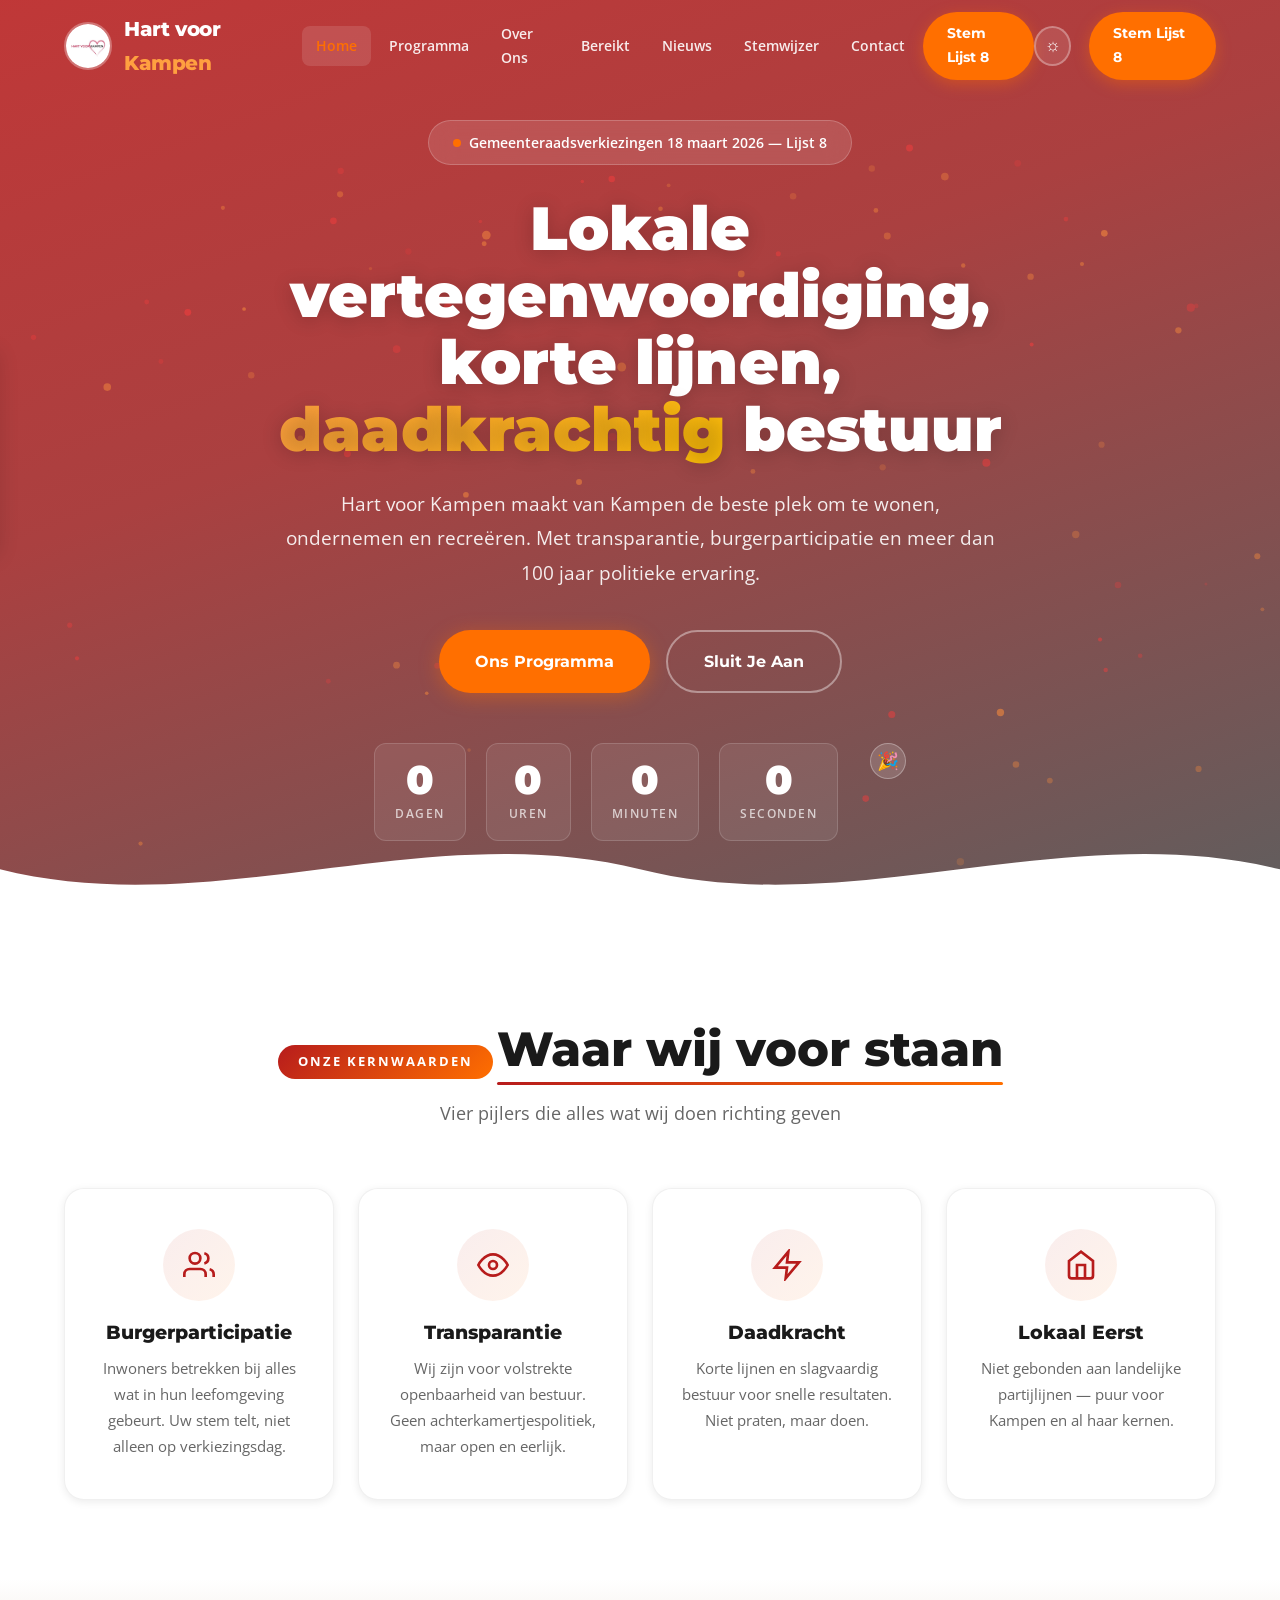
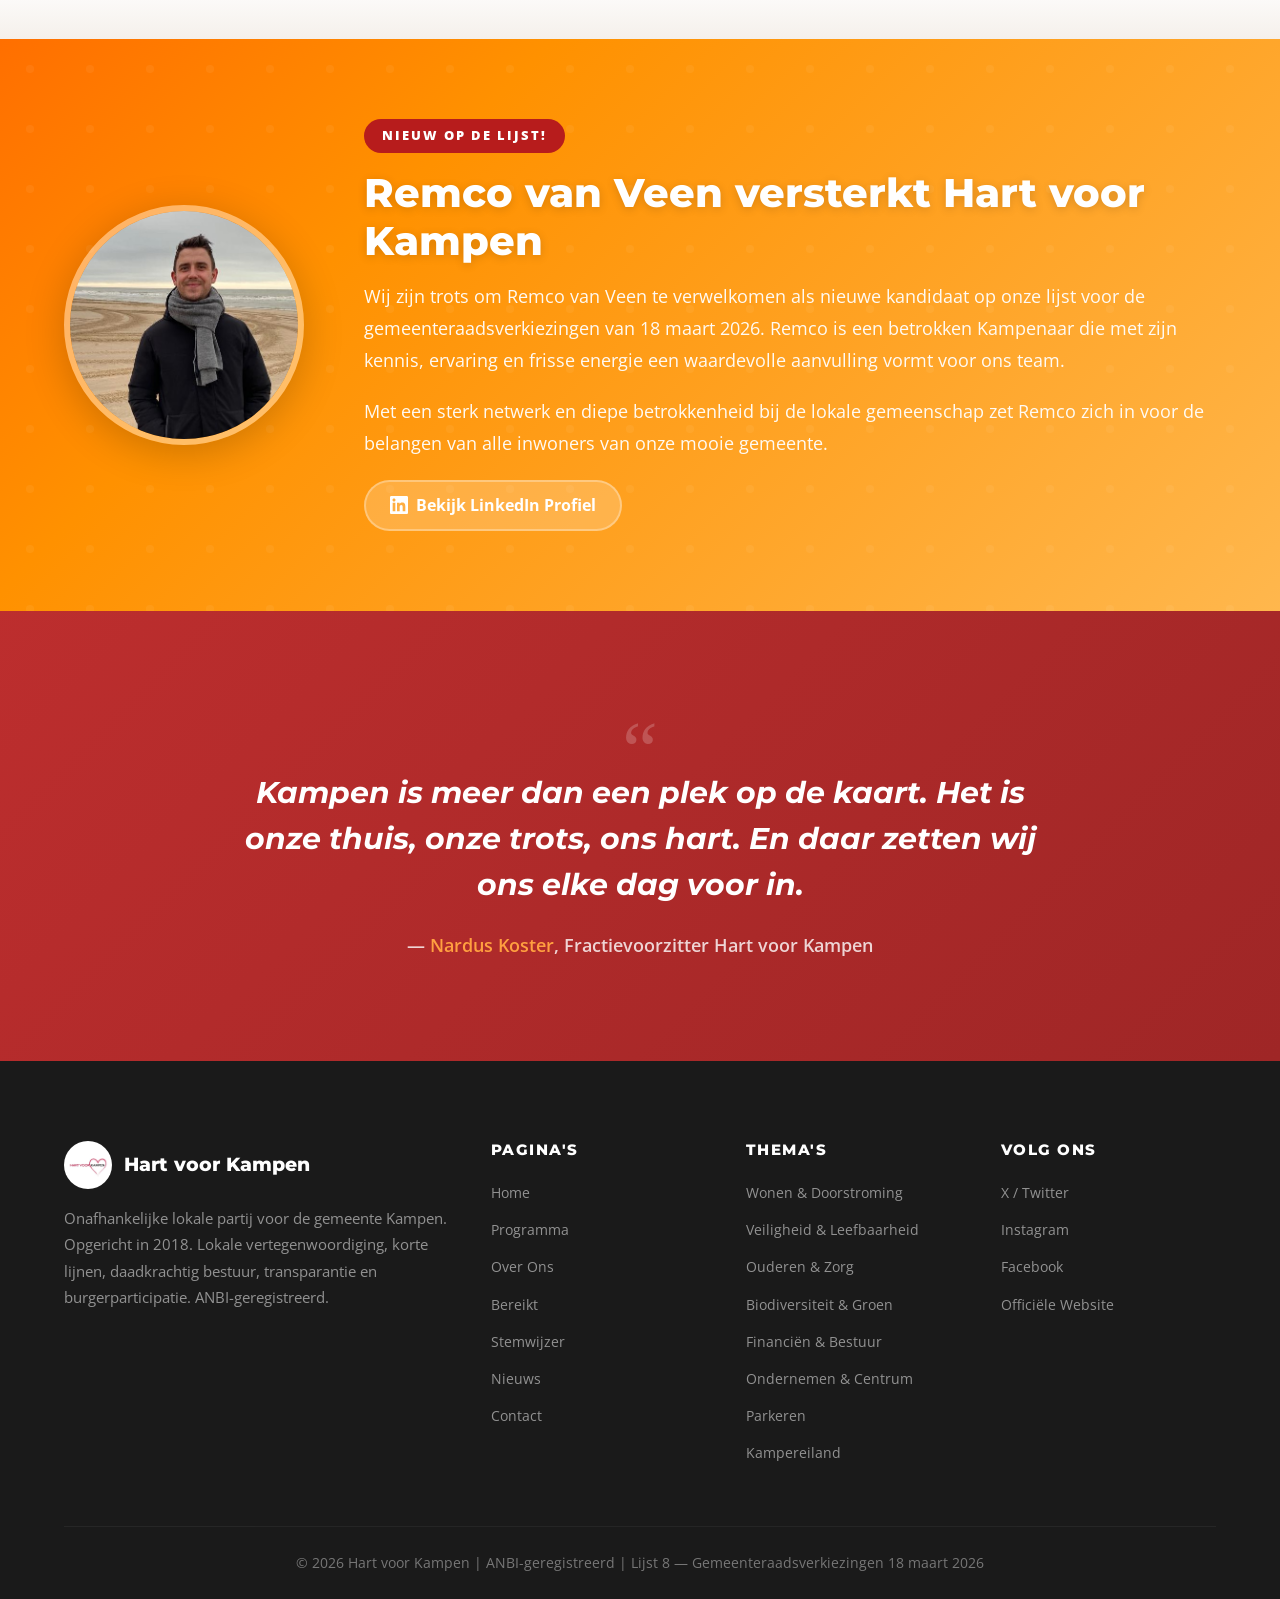
<file: index.html>
<!DOCTYPE html>
<html lang="nl">
<head>
  <meta charset="UTF-8">
  <meta name="viewport" content="width=device-width, initial-scale=1.0">
  <title>Hart voor Kampen - Lijst 8 | Gemeenteraadsverkiezingen 18 maart 2026</title>
  <meta name="description" content="Hart voor Kampen: lokale vertegenwoordiging, korte lijnen, daadkrachtig bestuur. Stem Lijst 8 op 18 maart 2026. Voor Kampen, IJsselmuiden en alle kernen.">
  <meta name="keywords" content="Hart voor Kampen, gemeenteraad, verkiezingen, Kampen, Lijst 8, lokale politiek">
  <link rel="icon" type="image/jpeg" href="hvFoWrmd_400x400.jpg">
  <link rel="stylesheet" href="style.css">

  <!-- Open Graph -->
  <meta property="og:title" content="Hart voor Kampen - Stem Lijst 8">
  <meta property="og:description" content="Lokale vertegenwoordiging, korte lijnen, daadkrachtig bestuur. Gemeenteraadsverkiezingen 18 maart 2026.">
  <meta property="og:image" content="hvFoWrmd_400x400.jpg">
  <meta property="og:type" content="website">
</head>
<body>

  <!-- Cursor Glow -->
  <div class="cursor-glow" id="cursorGlow"></div>

  <!-- Confetti Canvas -->
  <canvas id="confettiCanvas"></canvas>

  <!-- Mobile Overlay -->
  <div class="mobile-overlay" id="mobileOverlay"></div>

  <!-- Floating Social Sidebar -->
  <div class="social-sidebar" id="socialSidebar">
    <a href="https://x.com/hartvoorkampen" target="_blank" rel="noopener" aria-label="X / Twitter">
      <svg viewBox="0 0 24 24"><path d="M18.244 2.25h3.308l-7.227 8.26 8.502 11.24H16.17l-5.214-6.817L4.99 21.75H1.68l7.73-8.835L1.254 2.25H8.08l4.713 6.231zm-1.161 17.52h1.833L7.084 4.126H5.117z"/></svg>
    </a>
    <a href="https://www.instagram.com/hartvoorkampen/" target="_blank" rel="noopener" aria-label="Instagram">
      <svg viewBox="0 0 24 24"><rect x="2" y="2" width="20" height="20" rx="5" ry="5" fill="none" stroke="white" stroke-width="2"/><circle cx="12" cy="12" r="5" fill="none" stroke="white" stroke-width="2"/><circle cx="17.5" cy="6.5" r="1.5" fill="white"/></svg>
    </a>
    <a href="https://www.facebook.com/hartvoorkampen" target="_blank" rel="noopener" aria-label="Facebook">
      <svg viewBox="0 0 24 24"><path d="M18 2h-3a5 5 0 0 0-5 5v3H7v4h3v8h4v-8h3l1-4h-4V7a1 1 0 0 1 1-1h3z"/></svg>
    </a>
    <a href="https://wa.me/?text=Bekijk%20Hart%20voor%20Kampen%20-%20Lijst%208%20voor%20de%20gemeenteraadsverkiezingen!" target="_blank" rel="noopener" aria-label="WhatsApp">
      <svg viewBox="0 0 24 24"><path d="M17.472 14.382c-.297-.149-1.758-.867-2.03-.967-.273-.099-.471-.148-.67.15-.197.297-.767.966-.94 1.164-.173.199-.347.223-.644.075-.297-.15-1.255-.463-2.39-1.475-.883-.788-1.48-1.761-1.653-2.059-.173-.297-.018-.458.13-.606.134-.133.298-.347.446-.52.149-.174.198-.298.298-.497.099-.198.05-.371-.025-.52-.075-.149-.669-1.612-.916-2.207-.242-.579-.487-.5-.669-.51-.173-.008-.371-.01-.57-.01-.198 0-.52.074-.792.372-.272.297-1.04 1.016-1.04 2.479 0 1.462 1.065 2.875 1.213 3.074.149.198 2.096 3.2 5.077 4.487.709.306 1.262.489 1.694.625.712.227 1.36.195 1.871.118.571-.085 1.758-.719 2.006-1.413.248-.694.248-1.289.173-1.413-.074-.124-.272-.198-.57-.347m-5.421 7.403h-.004a9.87 9.87 0 01-5.031-1.378l-.361-.214-3.741.982.998-3.648-.235-.374a9.86 9.86 0 01-1.51-5.26c.001-5.45 4.436-9.884 9.888-9.884 2.64 0 5.122 1.03 6.988 2.898a9.825 9.825 0 012.893 6.994c-.003 5.45-4.437 9.884-9.885 9.884m8.413-18.297A11.815 11.815 0 0012.05 0C5.495 0 .16 5.335.157 11.892c0 2.096.547 4.142 1.588 5.945L.057 24l6.305-1.654a11.882 11.882 0 005.683 1.448h.005c6.554 0 11.89-5.335 11.893-11.893a11.821 11.821 0 00-3.48-8.413z"/></svg>
    </a>
  </div>

  <!-- NAVBAR -->
  <nav class="navbar" id="navbar">
    <div class="container">
      <a href="index.html" class="nav-brand">
        <img src="hvFoWrmd_400x400.jpg" alt="Hart voor Kampen Logo">
        <span class="nav-brand-text">Hart voor <span class="accent">Kampen</span></span>
      </a>

      <ul class="nav-links" id="navLinks">
        <li><a href="index.html" class="active">Home</a></li>
        <li><a href="programma.html">Programma</a></li>
        <li><a href="over-ons.html">Over Ons</a></li>
        <li><a href="bereikt.html">Bereikt</a></li>
        <li><a href="nieuws.html">Nieuws</a></li>
        <li><a href="stemwijzer.html">Stemwijzer</a></li>
        <li><a href="contact.html">Contact</a></li>
        <li class="nav-cta-mobile"><a href="contact.html" class="nav-cta">Stem Lijst 8</a></li>
      </ul>

      <div class="nav-right-group">
        <button class="dark-mode-toggle" id="darkModeToggle" aria-label="Donkere modus">
          <span class="icon-sun">&#9788;</span>
          <span class="icon-moon">&#9790;</span>
        </button>
        <a href="contact.html" class="nav-cta nav-cta-desktop">Stem Lijst 8</a>
      </div>

      <button class="hamburger" id="hamburger" aria-label="Open menu">
        <span></span>
        <span></span>
        <span></span>
      </button>
    </div>
  </nav>

  <!-- HERO -->
  <section id="home" class="hero">
    <div class="hero-bg"></div>
    <div class="hero-overlay"></div>
    <div class="hero-particles" id="heroParticles">
      <canvas id="heroParticleCanvas"></canvas>
    </div>

    <div class="hero-content">
      <div class="hero-badge">
        <span class="pulse-dot"></span>
        Gemeenteraadsverkiezingen 18 maart 2026 &mdash; Lijst 8
      </div>

      <h1><span class="hero-line">Lokale vertegenwoordiging,</span> <span class="hero-line">korte lijnen,</span> <span class="hero-line"><span class="accent">daadkrachtig</span> bestuur</span></h1>

      <p class="hero-subtitle">Hart voor Kampen maakt van Kampen de beste plek om te wonen, ondernemen en recre&euml;ren. Met transparantie, burgerparticipatie en meer dan 100 jaar politieke ervaring.</p>

      <div class="hero-buttons">
        <a href="programma.html" class="btn btn-primary">Ons Programma</a>
        <a href="contact.html" class="btn btn-outline">Sluit Je Aan</a>
      </div>

      <div class="countdown" id="countdown">
        <div class="countdown-item">
          <span class="countdown-number" id="cd-days">--</span>
          <span class="countdown-label">Dagen</span>
        </div>
        <div class="countdown-item">
          <span class="countdown-number" id="cd-hours">--</span>
          <span class="countdown-label">Uren</span>
        </div>
        <div class="countdown-item">
          <span class="countdown-number" id="cd-minutes">--</span>
          <span class="countdown-label">Minuten</span>
        </div>
        <div class="countdown-item">
          <span class="countdown-number" id="cd-seconds">--</span>
          <span class="countdown-label">Seconden</span>
        </div>
        <button class="confetti-trigger" id="confettiBtn" title="Feest!">&#127881;</button>
      </div>
    </div>

    <div class="wave-divider">
      <svg viewBox="0 0 1440 120" preserveAspectRatio="none">
        <path d="M0,60 C240,120 480,0 720,60 C960,120 1200,0 1440,60 L1440,120 L0,120 Z" fill="#ffffff"/>
      </svg>
    </div>
  </section>

  <!-- CORE VALUES -->
  <section class="values" id="waarden">
    <div class="container">
      <div class="section-header reveal">
        <span class="badge">Onze Kernwaarden</span>
        <h2>Waar wij voor staan</h2>
        <p>Vier pijlers die alles wat wij doen richting geven</p>
      </div>

      <div class="values-grid">
        <div class="value-card tilt-card reveal delay-1">
          <div class="tilt-shine"></div>
          <div class="value-icon">
            <svg viewBox="0 0 24 24"><path d="M17 21v-2a4 4 0 0 0-4-4H5a4 4 0 0 0-4 4v2"/><circle cx="9" cy="7" r="4"/><path d="M23 21v-2a4 4 0 0 0-3-3.87"/><path d="M16 3.13a4 4 0 0 1 0 7.75"/></svg>
          </div>
          <h3>Burgerparticipatie</h3>
          <p>Inwoners betrekken bij alles wat in hun leefomgeving gebeurt. Uw stem telt, niet alleen op verkiezingsdag.</p>
        </div>

        <div class="value-card tilt-card reveal delay-2">
          <div class="tilt-shine"></div>
          <div class="value-icon">
            <svg viewBox="0 0 24 24"><path d="M1 12s4-8 11-8 11 8 11 8-4 8-11 8-11-8-11-8z"/><circle cx="12" cy="12" r="3"/></svg>
          </div>
          <h3>Transparantie</h3>
          <p>Wij zijn voor volstrekte openbaarheid van bestuur. Geen achterkamertjespolitiek, maar open en eerlijk.</p>
        </div>

        <div class="value-card tilt-card reveal delay-3">
          <div class="tilt-shine"></div>
          <div class="value-icon">
            <svg viewBox="0 0 24 24"><polygon points="13 2 3 14 12 14 11 22 21 10 12 10 13 2"/></svg>
          </div>
          <h3>Daadkracht</h3>
          <p>Korte lijnen en slagvaardig bestuur voor snelle resultaten. Niet praten, maar doen.</p>
        </div>

        <div class="value-card tilt-card reveal delay-4">
          <div class="tilt-shine"></div>
          <div class="value-icon">
            <svg viewBox="0 0 24 24"><path d="M3 9l9-7 9 7v11a2 2 0 0 1-2 2H5a2 2 0 0 1-2-2z"/><polyline points="9 22 9 12 15 12 15 22"/></svg>
          </div>
          <h3>Lokaal Eerst</h3>
          <p>Niet gebonden aan landelijke partijlijnen &mdash; puur voor Kampen en al haar kernen.</p>
        </div>
      </div>
    </div>
  </section>

  <!-- Section Divider -->
  <div class="section-divider section-divider--gradient"></div>

  <!-- REMCO VAN VEEN ANNOUNCEMENT -->
  <section class="remco-banner">
    <div class="container">
      <div class="remco-inner">
        <div class="remco-photo-wrap reveal-left">
          <img src="remco.jpg" alt="Remco van Veen" class="remco-photo">
        </div>
        <div class="remco-text reveal-right">
          <span class="new-badge">Nieuw op de lijst!</span>
          <h2>Remco van Veen versterkt Hart voor Kampen</h2>
          <p>Wij zijn trots om Remco van Veen te verwelkomen als nieuwe kandidaat op onze lijst voor de gemeenteraadsverkiezingen van 18 maart 2026. Remco is een betrokken Kampenaar die met zijn kennis, ervaring en frisse energie een waardevolle aanvulling vormt voor ons team.</p>
          <p>Met een sterk netwerk en diepe betrokkenheid bij de lokale gemeenschap zet Remco zich in voor de belangen van alle inwoners van onze mooie gemeente.</p>
          <a href="https://www.linkedin.com/in/remco-van-veen-91a676131/" target="_blank" rel="noopener" class="linkedin-link">
            <svg width="18" height="18" viewBox="0 0 24 24" fill="currentColor"><path d="M20.447 20.452h-3.554v-5.569c0-1.328-.027-3.037-1.852-3.037-1.853 0-2.136 1.445-2.136 2.939v5.667H9.351V9h3.414v1.561h.046c.477-.9 1.637-1.85 3.37-1.85 3.601 0 4.267 2.37 4.267 5.455v6.286zM5.337 7.433c-1.144 0-2.063-.926-2.063-2.065 0-1.138.92-2.063 2.063-2.063 1.14 0 2.064.925 2.064 2.063 0 1.139-.925 2.065-2.064 2.065zm1.782 13.019H3.555V9h3.564v11.452zM22.225 0H1.771C.792 0 0 .774 0 1.729v20.542C0 23.227.792 24 1.771 24h20.451C23.2 24 24 23.227 24 22.271V1.729C24 .774 23.2 0 22.222 0h.003z"/></svg>
            Bekijk LinkedIn Profiel
          </a>
        </div>
      </div>
    </div>
  </section>

  <!-- QUOTE SECTION (Parallax) -->
  <section class="quote-section">
    <div class="quote-bg" data-parallax></div>
    <div class="quote-overlay"></div>
    <div class="quote-content reveal-scale">
      <div class="quote-mark">&ldquo;</div>
      <blockquote>
        Kampen is meer dan een plek op de kaart. Het is onze thuis, onze trots, ons hart. En daar zetten wij ons elke dag voor in.
      </blockquote>
      <div class="quote-author">&mdash; <span>Nardus Koster</span>, Fractievoorzitter Hart voor Kampen</div>
    </div>
  </section>

  <!-- FOOTER -->
  <footer class="footer">
    <div class="container">
      <div class="footer-grid">
        <div class="footer-about">
          <div class="footer-brand">
            <img src="hvFoWrmd_400x400.jpg" alt="Hart voor Kampen">
            <span>Hart voor Kampen</span>
          </div>
          <p>Onafhankelijke lokale partij voor de gemeente Kampen. Opgericht in 2018. Lokale vertegenwoordiging, korte lijnen, daadkrachtig bestuur, transparantie en burgerparticipatie. ANBI-geregistreerd.</p>
        </div>

        <div>
          <h4>Pagina's</h4>
          <ul>
            <li><a href="index.html">Home</a></li>
            <li><a href="programma.html">Programma</a></li>
            <li><a href="over-ons.html">Over Ons</a></li>
            <li><a href="bereikt.html">Bereikt</a></li>
            <li><a href="stemwijzer.html">Stemwijzer</a></li>
            <li><a href="nieuws.html">Nieuws</a></li>
            <li><a href="contact.html">Contact</a></li>
          </ul>
        </div>

        <div>
          <h4>Thema's</h4>
          <ul>
            <li><a href="programma.html">Wonen &amp; Doorstroming</a></li>
            <li><a href="programma.html">Veiligheid &amp; Leefbaarheid</a></li>
            <li><a href="programma.html">Ouderen &amp; Zorg</a></li>
            <li><a href="programma.html">Biodiversiteit &amp; Groen</a></li>
            <li><a href="programma.html">Financi&euml;n &amp; Bestuur</a></li>
            <li><a href="programma.html">Ondernemen &amp; Centrum</a></li>
            <li><a href="programma.html">Parkeren</a></li>
            <li><a href="programma.html">Kampereiland</a></li>
          </ul>
        </div>

        <div>
          <h4>Volg Ons</h4>
          <ul>
            <li><a href="https://x.com/hartvoorkampen" target="_blank" rel="noopener">X / Twitter</a></li>
            <li><a href="https://www.instagram.com/hartvoorkampen/" target="_blank" rel="noopener">Instagram</a></li>
            <li><a href="https://www.facebook.com/hartvoorkampen" target="_blank" rel="noopener">Facebook</a></li>
            <li><a href="https://www.hartvoorkampen.nl/" target="_blank" rel="noopener">Offici&euml;le Website</a></li>
          </ul>
        </div>
      </div>

      <div class="footer-bottom">
        <p>&copy; 2026 Hart voor Kampen | ANBI-geregistreerd | Lijst 8 &mdash; Gemeenteraadsverkiezingen 18 maart 2026</p>
      </div>
    </div>
  </footer>

  <!-- FLOATING CTA BUTTON -->
  <a href="contact.html" class="floating-cta" id="floatingCta">
    <span class="btn-pulse"></span>
    Stem Lijst 8
  </a>

  <script>
    // ---- Countdown Timer to March 18, 2026 ----
    (function() {
      var electionDate = new Date('2026-03-18T07:30:00+01:00');
      var daysEl = document.getElementById('cd-days');
      var hoursEl = document.getElementById('cd-hours');
      var minutesEl = document.getElementById('cd-minutes');
      var secondsEl = document.getElementById('cd-seconds');

      function updateCountdown() {
        var now = new Date();
        var diff = electionDate - now;

        if (diff <= 0) {
          daysEl.textContent = '0';
          hoursEl.textContent = '0';
          minutesEl.textContent = '0';
          secondsEl.textContent = '0';
          return;
        }

        var days = Math.floor(diff / (1000 * 60 * 60 * 24));
        var hours = Math.floor((diff % (1000 * 60 * 60 * 24)) / (1000 * 60 * 60));
        var minutes = Math.floor((diff % (1000 * 60 * 60)) / (1000 * 60));
        var seconds = Math.floor((diff % (1000 * 60)) / 1000);

        daysEl.textContent = days;
        hoursEl.textContent = String(hours).padStart(2, '0');
        minutesEl.textContent = String(minutes).padStart(2, '0');
        secondsEl.textContent = String(seconds).padStart(2, '0');

        if (days < 7 && !window._autoConfettiFired) {
          window._autoConfettiFired = true;
          setTimeout(function() { triggerConfetti(); }, 2000);
        }
      }

      updateCountdown();
      setInterval(updateCountdown, 1000);
    })();

    // ---- Heart Particle Canvas System ----
    (function() {
      var canvas = document.getElementById('heroParticleCanvas');
      if (!canvas) return;
      var ctx = canvas.getContext('2d');
      var particles = [];
      var PARTICLE_COUNT = 80;

      function resize() {
        var hero = document.getElementById('heroParticles');
        canvas.width = hero.offsetWidth;
        canvas.height = hero.offsetHeight;
      }

      function heartX(t) { return 16 * Math.pow(Math.sin(t), 3); }
      function heartY(t) { return -(13 * Math.cos(t) - 5 * Math.cos(2*t) - 2 * Math.cos(3*t) - Math.cos(4*t)); }

      function createParticle(i) {
        var t = (i / PARTICLE_COUNT) * Math.PI * 2;
        var targetScale = 6;
        var cx = canvas.width / 2;
        var cy = canvas.height / 2 - 20;

        return {
          x: Math.random() * canvas.width,
          y: canvas.height + Math.random() * 100,
          targetX: cx + heartX(t) * targetScale,
          targetY: cy + heartY(t) * targetScale,
          size: Math.random() * 3 + 1.5,
          speedY: -(Math.random() * 0.8 + 0.3),
          drift: (Math.random() - 0.5) * 0.3,
          opacity: Math.random() * 0.4 + 0.2,
          hue: Math.random() > 0.5 ? 0 : 25,
          phase: Math.random() * Math.PI * 2,
          progress: 0,
          arriving: false
        };
      }

      function init() {
        resize();
        particles = [];
        for (var i = 0; i < PARTICLE_COUNT; i++) {
          var p = createParticle(i);
          p.y = Math.random() * canvas.height;
          p.progress = Math.random();
          particles.push(p);
        }
      }

      function animate() {
        ctx.clearRect(0, 0, canvas.width, canvas.height);
        for (var i = 0; i < particles.length; i++) {
          var p = particles[i];
          p.y += p.speedY;
          p.x += p.drift + Math.sin(p.phase + Date.now() * 0.001) * 0.2;
          p.phase += 0.01;
          var midY = canvas.height * 0.5;
          if (p.y < midY) {
            var attraction = Math.max(0, 1 - (p.y / midY));
            attraction = attraction * attraction * 0.02;
            p.x += (p.targetX - p.x) * attraction;
            p.y += (p.targetY - p.y) * attraction;
          }
          if (p.y < -20) {
            var idx = particles.indexOf(p);
            particles[idx] = createParticle(idx);
          }
          ctx.beginPath();
          ctx.arc(p.x, p.y, p.size, 0, Math.PI * 2);
          ctx.fillStyle = 'hsla(' + p.hue + ', 90%, 60%, ' + p.opacity + ')';
          ctx.fill();
        }
        requestAnimationFrame(animate);
      }

      window.addEventListener('resize', function() {
        resize();
        for (var i = 0; i < particles.length; i++) {
          var t = (i / PARTICLE_COUNT) * Math.PI * 2;
          var targetScale = 6;
          particles[i].targetX = canvas.width / 2 + heartX(t) * targetScale;
          particles[i].targetY = canvas.height / 2 - 20 + heartY(t) * targetScale;
        }
      });

      init();
      animate();
    })();

    // ---- Cursor Glow Effect ----
    (function() {
      var glow = document.getElementById('cursorGlow');
      var mx = -200, my = -200;
      var glowX = -200, glowY = -200;
      document.addEventListener('mousemove', function(e) { mx = e.clientX; my = e.clientY; });
      function updateGlow() {
        glowX += (mx - glowX) * 0.15;
        glowY += (my - glowY) * 0.15;
        glow.style.left = glowX + 'px';
        glow.style.top = glowY + 'px';
        requestAnimationFrame(updateGlow);
      }
      updateGlow();
      if ('ontouchstart' in window) glow.style.display = 'none';
    })();

    // ---- 3D Tilt Effect on Cards ----
    (function() {
      var cards = document.querySelectorAll('.tilt-card');
      var MAX_TILT = 8;
      cards.forEach(function(card) {
        var shine = card.querySelector('.tilt-shine');
        var rafId = null;
        var currentX = 0, currentY = 0;
        var targetX = 0, targetY = 0;
        card.addEventListener('mousemove', function(e) {
          var rect = card.getBoundingClientRect();
          var x = e.clientX - rect.left;
          var y = e.clientY - rect.top;
          var centerX = rect.width / 2;
          var centerY = rect.height / 2;
          targetX = ((y - centerY) / centerY) * -MAX_TILT;
          targetY = ((x - centerX) / centerX) * MAX_TILT;
          if (shine) {
            var percentX = (x / rect.width) * 100;
            var percentY = (y / rect.height) * 100;
            shine.style.background = 'radial-gradient(circle at ' + percentX + '% ' + percentY + '%, rgba(255,255,255,0.15) 0%, transparent 80%)';
          }
          if (!rafId) {
            rafId = requestAnimationFrame(function animateTilt() {
              currentX += (targetX - currentX) * 0.1;
              currentY += (targetY - currentY) * 0.1;
              card.style.transform = 'perspective(800px) rotateX(' + currentX + 'deg) rotateY(' + currentY + 'deg)';
              if (Math.abs(targetX - currentX) > 0.1 || Math.abs(targetY - currentY) > 0.1) {
                rafId = requestAnimationFrame(animateTilt);
              } else { rafId = null; }
            });
          }
        });
        card.addEventListener('mouseleave', function() {
          targetX = 0; targetY = 0;
          if (!rafId) {
            rafId = requestAnimationFrame(function resetTilt() {
              currentX += (0 - currentX) * 0.1;
              currentY += (0 - currentY) * 0.1;
              card.style.transform = 'perspective(800px) rotateX(' + currentX + 'deg) rotateY(' + currentY + 'deg)';
              if (Math.abs(currentX) > 0.1 || Math.abs(currentY) > 0.1) {
                rafId = requestAnimationFrame(resetTilt);
              } else { card.style.transform = ''; rafId = null; }
            });
          }
          if (shine) shine.style.opacity = '0';
        });
        card.addEventListener('mouseenter', function() { if (shine) shine.style.opacity = '1'; });
      });
    })();

    // ---- Navbar Scroll Effect ----
    (function() {
      var navbar = document.getElementById('navbar');
      var floatingCta = document.getElementById('floatingCta');
      var socialSidebar = document.getElementById('socialSidebar');
      function onScroll() {
        var scrollY = window.scrollY;
        navbar.classList.toggle('scrolled', scrollY > 60);
        if (scrollY > window.innerHeight * 0.7) { floatingCta.classList.add('show'); }
        else { floatingCta.classList.remove('show'); }
        if (socialSidebar) {
          if (scrollY > window.innerHeight * 0.9) { socialSidebar.classList.add('visible'); }
          else { socialSidebar.classList.remove('visible'); }
        }
      }
      var ticking = false;
      window.addEventListener('scroll', function() {
        if (!ticking) { requestAnimationFrame(function() { onScroll(); ticking = false; }); ticking = true; }
      }, { passive: true });
    })();

    // ---- Mobile Menu ----
    (function() {
      var hamburger = document.getElementById('hamburger');
      var navLinks = document.getElementById('navLinks');
      var overlay = document.getElementById('mobileOverlay');
      function closeMenu() {
        hamburger.classList.remove('active');
        navLinks.classList.remove('open');
        overlay.classList.remove('active');
        document.body.style.overflow = '';
      }
      function openMenu() {
        hamburger.classList.add('active');
        navLinks.classList.add('open');
        overlay.classList.add('active');
        document.body.style.overflow = 'hidden';
      }
      hamburger.addEventListener('click', function() {
        if (navLinks.classList.contains('open')) { closeMenu(); } else { openMenu(); }
      });
      overlay.addEventListener('click', closeMenu);
      navLinks.querySelectorAll('a').forEach(function(link) { link.addEventListener('click', closeMenu); });
    })();

    // ---- Scroll Reveal (IntersectionObserver) ----
    (function() {
      var revealElements = document.querySelectorAll('.reveal, .reveal-left, .reveal-right, .reveal-scale');
      var observer = new IntersectionObserver(function(entries) {
        entries.forEach(function(entry) {
          if (entry.isIntersecting) { entry.target.classList.add('visible'); }
        });
      }, { threshold: 0.1, rootMargin: '0px 0px -40px 0px' });
      revealElements.forEach(function(el) { observer.observe(el); });
    })();

    // ---- Parallax on scroll ----
    (function() {
      var parallaxElements = document.querySelectorAll('[data-parallax]');
      function updateParallax() {
        parallaxElements.forEach(function(el) {
          var rect = el.parentElement.getBoundingClientRect();
          el.style.transform = 'translateY(' + (rect.top * 0.3) + 'px)';
        });
      }
      var ticking = false;
      window.addEventListener('scroll', function() {
        if (!ticking) { requestAnimationFrame(function() { updateParallax(); ticking = false; }); ticking = true; }
      }, { passive: true });
    })();

    // ---- Dark Mode Toggle ----
    (function() {
      var toggle = document.getElementById('darkModeToggle');
      var body = document.body;
      var wavePath = document.querySelector('.wave-divider svg path');
      var saved = localStorage.getItem('hvk-dark-mode');
      if (saved === 'true') body.classList.add('dark-mode');
      toggle.addEventListener('click', function() {
        body.classList.toggle('dark-mode');
        var isDark = body.classList.contains('dark-mode');
        localStorage.setItem('hvk-dark-mode', isDark);
        if (wavePath) wavePath.setAttribute('fill', isDark ? '#121212' : '#ffffff');
      });
    })();

    // ---- Confetti System ----
    var confettiCanvas, confettiCtx, confettiParticles = [];
    function initConfettiCanvas() {
      confettiCanvas = document.getElementById('confettiCanvas');
      confettiCtx = confettiCanvas.getContext('2d');
      confettiCanvas.width = window.innerWidth;
      confettiCanvas.height = window.innerHeight;
    }
    function triggerConfetti() {
      initConfettiCanvas();
      confettiParticles = [];
      var colors = ['#b71c1c', '#ff6f00', '#ffc107', '#ff9100', '#d32f2f', '#ffb74d'];
      for (var i = 0; i < 120; i++) {
        confettiParticles.push({
          x: Math.random() * confettiCanvas.width, y: Math.random() * -confettiCanvas.height * 0.5,
          w: Math.random() * 10 + 5, h: Math.random() * 6 + 3,
          color: colors[Math.floor(Math.random() * colors.length)],
          vx: (Math.random() - 0.5) * 4, vy: Math.random() * 3 + 2,
          rotation: Math.random() * 360, rotSpeed: (Math.random() - 0.5) * 10, opacity: 1
        });
      }
      animateConfetti();
    }
    function animateConfetti() {
      confettiCtx.clearRect(0, 0, confettiCanvas.width, confettiCanvas.height);
      var alive = false;
      for (var i = 0; i < confettiParticles.length; i++) {
        var p = confettiParticles[i];
        p.x += p.vx; p.y += p.vy; p.vy += 0.05; p.rotation += p.rotSpeed;
        if (p.y > confettiCanvas.height) p.opacity -= 0.02;
        if (p.opacity > 0) {
          alive = true;
          confettiCtx.save();
          confettiCtx.translate(p.x, p.y);
          confettiCtx.rotate(p.rotation * Math.PI / 180);
          confettiCtx.globalAlpha = Math.max(0, p.opacity);
          confettiCtx.fillStyle = p.color;
          confettiCtx.fillRect(-p.w / 2, -p.h / 2, p.w, p.h);
          confettiCtx.restore();
        }
      }
      if (alive) requestAnimationFrame(animateConfetti);
      else confettiCtx.clearRect(0, 0, confettiCanvas.width, confettiCanvas.height);
    }
    document.getElementById('confettiBtn').addEventListener('click', function(e) { e.preventDefault(); triggerConfetti(); });
    window.addEventListener('resize', function() { if (confettiCanvas) { confettiCanvas.width = window.innerWidth; confettiCanvas.height = window.innerHeight; } });
  </script>

</body>
</html>
</file>
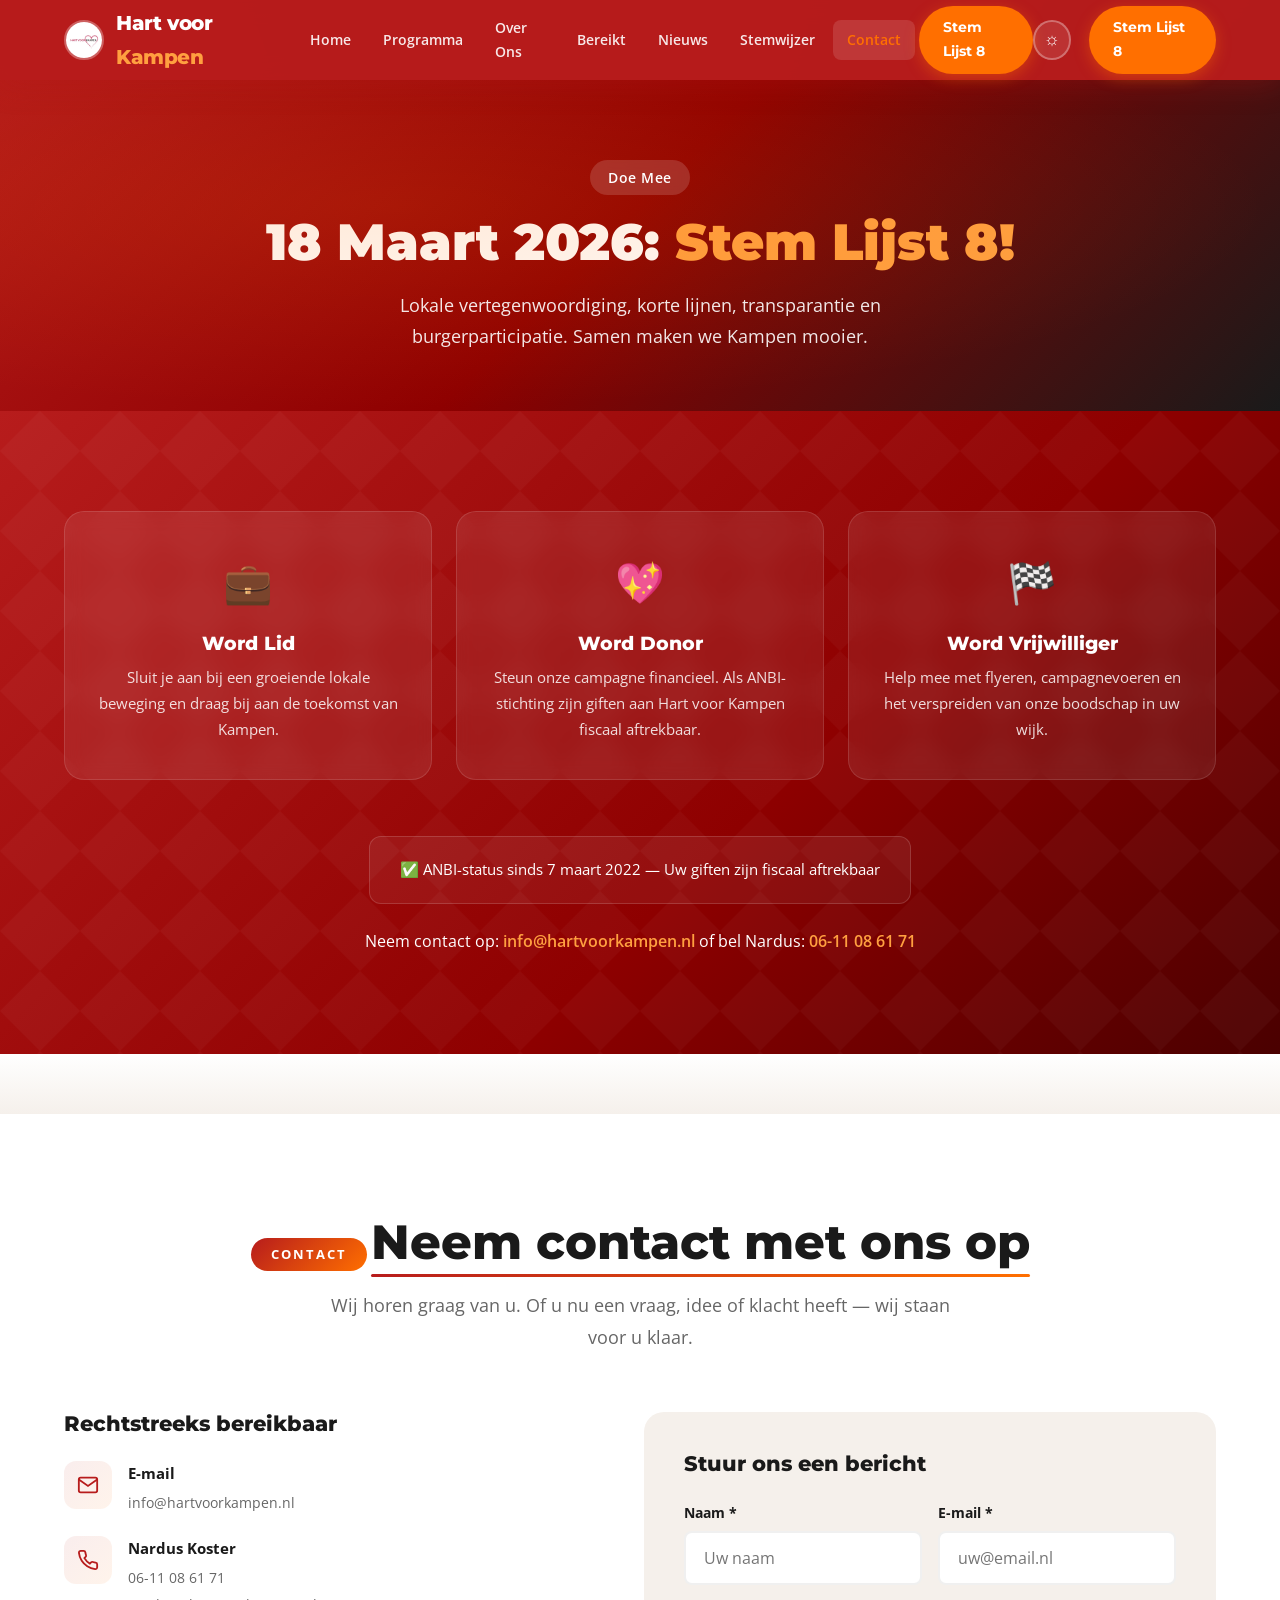
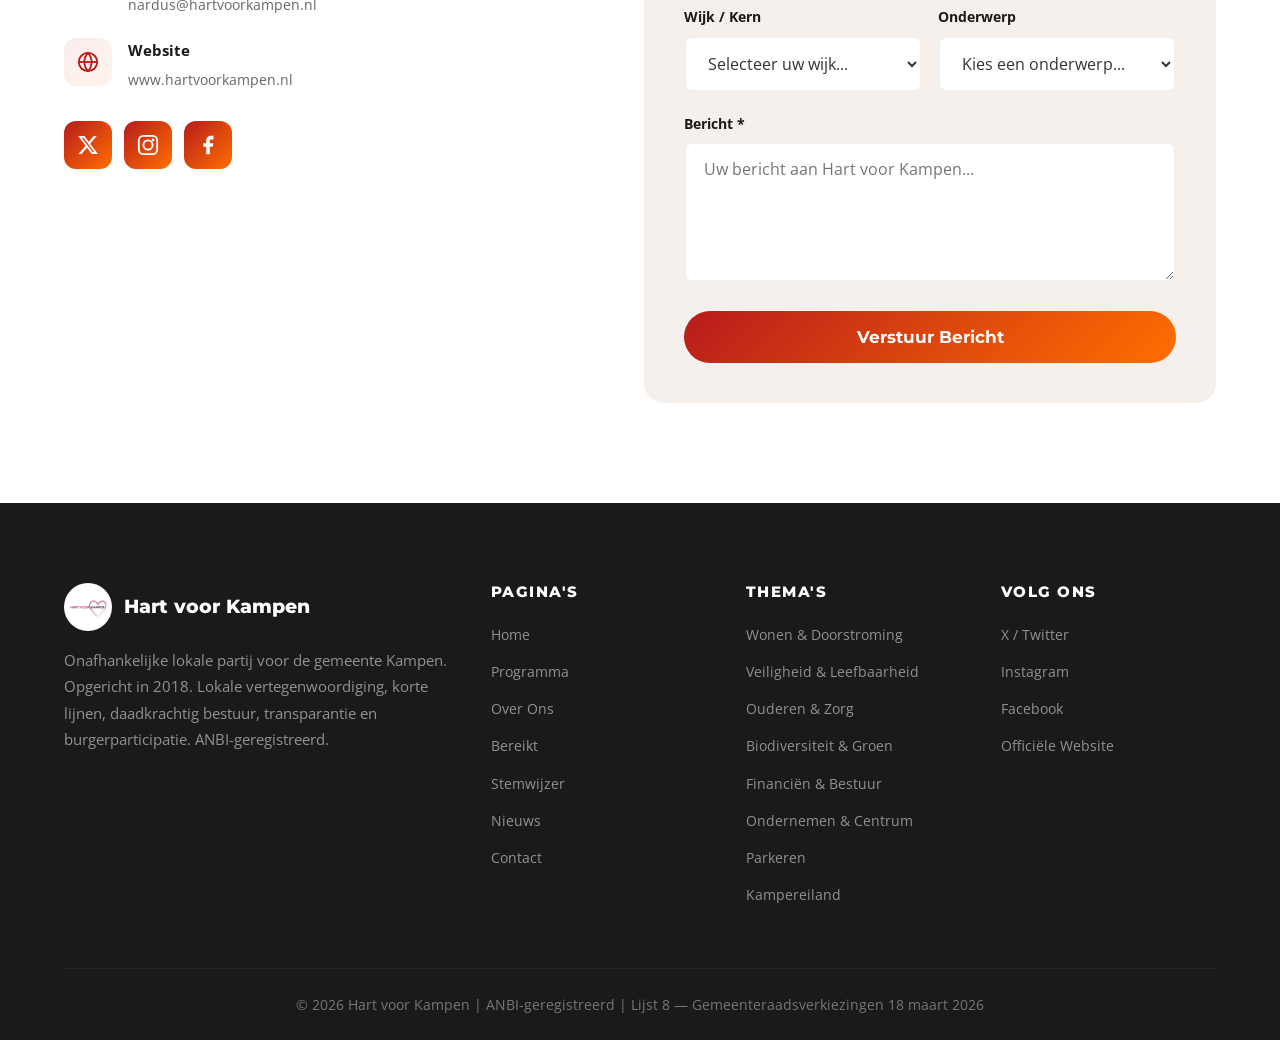
<file: contact.html>
<!DOCTYPE html>
<html lang="nl">
<head>
  <meta charset="UTF-8">
  <meta name="viewport" content="width=device-width, initial-scale=1.0">
  <title>Contact &amp; Doe Mee - Hart voor Kampen | Lijst 8</title>
  <meta name="description" content="Neem contact op met Hart voor Kampen. Word lid, donor of vrijwilliger. Stem Lijst 8!">
  <link rel="icon" type="image/jpeg" href="hvFoWrmd_400x400.jpg">
  <link rel="stylesheet" href="style.css">
</head>
<body>

  <div class="cursor-glow" id="cursorGlow"></div>
  <div class="mobile-overlay" id="mobileOverlay"></div>

  <!-- NAVBAR -->
  <nav class="navbar scrolled" id="navbar">
    <div class="container">
      <a href="index.html" class="nav-brand">
        <img src="hvFoWrmd_400x400.jpg" alt="Hart voor Kampen Logo">
        <span class="nav-brand-text">Hart voor <span class="accent">Kampen</span></span>
      </a>
      <ul class="nav-links" id="navLinks">
        <li><a href="index.html">Home</a></li>
        <li><a href="programma.html">Programma</a></li>
        <li><a href="over-ons.html">Over Ons</a></li>
        <li><a href="bereikt.html">Bereikt</a></li>
        <li><a href="nieuws.html">Nieuws</a></li>
        <li><a href="stemwijzer.html">Stemwijzer</a></li>
        <li><a href="contact.html" class="active">Contact</a></li>
        <li class="nav-cta-mobile"><a href="contact.html" class="nav-cta">Stem Lijst 8</a></li>
      </ul>
      <div class="nav-right-group">
        <button class="dark-mode-toggle" id="darkModeToggle" aria-label="Donkere modus">
          <span class="icon-sun">&#9788;</span>
          <span class="icon-moon">&#9790;</span>
        </button>
        <a href="contact.html" class="nav-cta nav-cta-desktop">Stem Lijst 8</a>
      </div>
      <button class="hamburger" id="hamburger" aria-label="Open menu">
        <span></span><span></span><span></span>
      </button>
    </div>
  </nav>

  <!-- Page Header -->
  <section class="page-header">
    <div class="container">
      <span class="badge">Doe Mee</span>
      <h1>18 Maart 2026: <span class="accent">Stem Lijst 8!</span></h1>
      <p>Lokale vertegenwoordiging, korte lijnen, transparantie en burgerparticipatie. Samen maken we Kampen mooier.</p>
    </div>
  </section>

  <!-- DOE MEE / CTA -->
  <section id="doe-mee" class="cta-section">
    <div class="container">
      <div class="cta-inner">
        <div class="cta-cards">
          <div class="cta-card tilt-card reveal delay-1">
            <div class="tilt-shine"></div>
            <div class="cta-card-icon">&#128188;</div>
            <h3>Word Lid</h3>
            <p>Sluit je aan bij een groeiende lokale beweging en draag bij aan de toekomst van Kampen.</p>
          </div>
          <div class="cta-card tilt-card reveal delay-2">
            <div class="tilt-shine"></div>
            <div class="cta-card-icon">&#128150;</div>
            <h3>Word Donor</h3>
            <p>Steun onze campagne financieel. Als ANBI-stichting zijn giften aan Hart voor Kampen fiscaal aftrekbaar.</p>
          </div>
          <div class="cta-card tilt-card reveal delay-3">
            <div class="tilt-shine"></div>
            <div class="cta-card-icon">&#127937;</div>
            <h3>Word Vrijwilliger</h3>
            <p>Help mee met flyeren, campagnevoeren en het verspreiden van onze boodschap in uw wijk.</p>
          </div>
        </div>

        <div class="anbi-notice reveal">
          &#9989; ANBI-status sinds 7 maart 2022 &mdash; Uw giften zijn fiscaal aftrekbaar
        </div>

        <div class="cta-contact-line reveal">
          Neem contact op: <a href="mailto:info@hartvoorkampen.nl">info@hartvoorkampen.nl</a> of bel Nardus: <a href="tel:0611086171">06-11 08 61 71</a>
        </div>
      </div>
    </div>
  </section>

  <!-- Section Divider -->
  <div class="section-divider section-divider--gradient"></div>

  <!-- CONTACT -->
  <section id="contact" class="contact">
    <div class="container">
      <div class="section-header reveal">
        <span class="badge">Contact</span>
        <h2>Neem contact met ons op</h2>
        <p>Wij horen graag van u. Of u nu een vraag, idee of klacht heeft &mdash; wij staan voor u klaar.</p>
      </div>

      <div class="contact-grid">
        <div class="contact-info reveal-left">
          <h3>Rechtstreeks bereikbaar</h3>

          <div class="contact-item">
            <div class="contact-icon">
              <svg viewBox="0 0 24 24"><path d="M4 4h16c1.1 0 2 .9 2 2v12c0 1.1-.9 2-2 2H4c-1.1 0-2-.9-2-2V6c0-1.1.9-2 2-2z"/><polyline points="22,6 12,13 2,6"/></svg>
            </div>
            <div class="contact-item-text">
              <strong>E-mail</strong>
              <a href="mailto:info@hartvoorkampen.nl">info@hartvoorkampen.nl</a>
            </div>
          </div>

          <div class="contact-item">
            <div class="contact-icon">
              <svg viewBox="0 0 24 24"><path d="M22 16.92v3a2 2 0 0 1-2.18 2 19.79 19.79 0 0 1-8.63-3.07 19.5 19.5 0 0 1-6-6 19.79 19.79 0 0 1-3.07-8.67A2 2 0 0 1 4.11 2h3a2 2 0 0 1 2 1.72 12.84 12.84 0 0 0 .7 2.81 2 2 0 0 1-.45 2.11L8.09 9.91a16 16 0 0 0 6 6l1.27-1.27a2 2 0 0 1 2.11-.45 12.84 12.84 0 0 0 2.81.7A2 2 0 0 1 22 16.92z"/></svg>
            </div>
            <div class="contact-item-text">
              <strong>Nardus Koster</strong>
              <a href="tel:0611086171">06-11 08 61 71</a><br>
              <a href="mailto:nardus@hartvoorkampen.nl">nardus@hartvoorkampen.nl</a>
            </div>
          </div>

          <div class="contact-item">
            <div class="contact-icon">
              <svg viewBox="0 0 24 24"><circle cx="12" cy="12" r="10"/><line x1="2" y1="12" x2="22" y2="12"/><path d="M12 2a15.3 15.3 0 0 1 4 10 15.3 15.3 0 0 1-4 10 15.3 15.3 0 0 1-4-10 15.3 15.3 0 0 1 4-10z"/></svg>
            </div>
            <div class="contact-item-text">
              <strong>Website</strong>
              <a href="https://www.hartvoorkampen.nl" target="_blank" rel="noopener">www.hartvoorkampen.nl</a>
            </div>
          </div>

          <div class="social-links">
            <a href="https://x.com/hartvoorkampen" target="_blank" rel="noopener" class="social-link" aria-label="X / Twitter">
              <svg viewBox="0 0 24 24"><path d="M18.244 2.25h3.308l-7.227 8.26 8.502 11.24H16.17l-5.214-6.817L4.99 21.75H1.68l7.73-8.835L1.254 2.25H8.08l4.713 6.231zm-1.161 17.52h1.833L7.084 4.126H5.117z"/></svg>
            </a>
            <a href="https://www.instagram.com/hartvoorkampen/" target="_blank" rel="noopener" class="social-link" aria-label="Instagram">
              <svg viewBox="0 0 24 24"><rect x="2" y="2" width="20" height="20" rx="5" ry="5" fill="none" stroke="white" stroke-width="2"/><circle cx="12" cy="12" r="5" fill="none" stroke="white" stroke-width="2"/><circle cx="17.5" cy="6.5" r="1.5" fill="white" stroke="none"/></svg>
            </a>
            <a href="https://www.facebook.com/hartvoorkampen" target="_blank" rel="noopener" class="social-link" aria-label="Facebook">
              <svg viewBox="0 0 24 24"><path d="M18 2h-3a5 5 0 0 0-5 5v3H7v4h3v8h4v-8h3l1-4h-4V7a1 1 0 0 1 1-1h3z"/></svg>
            </a>
          </div>
        </div>

        <div class="contact-form reveal-right">
          <h3>Stuur ons een bericht</h3>
          <form id="contactForm" onsubmit="handleSubmit(event)">
            <div class="form-row">
              <div class="form-group">
                <label for="naam">Naam *</label>
                <input type="text" id="naam" name="naam" placeholder="Uw naam" required>
              </div>
              <div class="form-group">
                <label for="email">E-mail *</label>
                <input type="email" id="email" name="email" placeholder="uw@email.nl" required>
              </div>
            </div>

            <div class="form-row">
              <div class="form-group">
                <label for="wijk">Wijk / Kern</label>
                <select id="wijk" name="wijk">
                  <option value="">Selecteer uw wijk...</option>
                  <option value="binnenstad">Binnenstad Kampen</option>
                  <option value="brunnepe">Brunnepe</option>
                  <option value="onderdijks">Onderdijks</option>
                  <option value="bovenhaven">Bovenhaven</option>
                  <option value="hanzewijk">Hanzewijk</option>
                  <option value="flevowijk">Flevowijk</option>
                  <option value="stationskwartier">Stationskwartier</option>
                  <option value="noordelijk-kampen">Noordelijk Kampen</option>
                  <option value="ijsselmuiden">IJsselmuiden</option>
                  <option value="grafhorst">Grafhorst</option>
                  <option value="kamperveen">Kamperveen</option>
                  <option value="wilsum">Wilsum</option>
                  <option value="zalk">Zalk</option>
                  <option value="sheerenbroek">'s Heerenbroek</option>
                  <option value="kampereiland">Kampereiland</option>
                  <option value="anders">Anders</option>
                </select>
              </div>
              <div class="form-group">
                <label for="onderwerp">Onderwerp</label>
                <select id="onderwerp" name="onderwerp">
                  <option value="">Kies een onderwerp...</option>
                  <option value="vraag">Algemene vraag</option>
                  <option value="lid">Lid worden</option>
                  <option value="vrijwilliger">Vrijwilliger worden</option>
                  <option value="donatie">Donatie / ANBI</option>
                  <option value="melding">Melding doen</option>
                  <option value="idee">Idee delen</option>
                  <option value="anders">Anders</option>
                </select>
              </div>
            </div>

            <div class="form-group">
              <label for="bericht">Bericht *</label>
              <textarea id="bericht" name="bericht" placeholder="Uw bericht aan Hart voor Kampen..." required></textarea>
            </div>

            <button type="submit" class="submit-btn">Verstuur Bericht</button>
          </form>
        </div>
      </div>
    </div>
  </section>

  <!-- FOOTER -->
  <footer class="footer">
    <div class="container">
      <div class="footer-grid">
        <div class="footer-about">
          <div class="footer-brand">
            <img src="hvFoWrmd_400x400.jpg" alt="Hart voor Kampen">
            <span>Hart voor Kampen</span>
          </div>
          <p>Onafhankelijke lokale partij voor de gemeente Kampen. Opgericht in 2018. Lokale vertegenwoordiging, korte lijnen, daadkrachtig bestuur, transparantie en burgerparticipatie. ANBI-geregistreerd.</p>
        </div>
        <div>
          <h4>Pagina's</h4>
          <ul>
            <li><a href="index.html">Home</a></li>
            <li><a href="programma.html">Programma</a></li>
            <li><a href="over-ons.html">Over Ons</a></li>
            <li><a href="bereikt.html">Bereikt</a></li>
            <li><a href="stemwijzer.html">Stemwijzer</a></li>
            <li><a href="nieuws.html">Nieuws</a></li>
            <li><a href="contact.html">Contact</a></li>
          </ul>
        </div>
        <div>
          <h4>Thema's</h4>
          <ul>
            <li><a href="programma.html">Wonen &amp; Doorstroming</a></li>
            <li><a href="programma.html">Veiligheid &amp; Leefbaarheid</a></li>
            <li><a href="programma.html">Ouderen &amp; Zorg</a></li>
            <li><a href="programma.html">Biodiversiteit &amp; Groen</a></li>
            <li><a href="programma.html">Financi&euml;n &amp; Bestuur</a></li>
            <li><a href="programma.html">Ondernemen &amp; Centrum</a></li>
            <li><a href="programma.html">Parkeren</a></li>
            <li><a href="programma.html">Kampereiland</a></li>
          </ul>
        </div>
        <div>
          <h4>Volg Ons</h4>
          <ul>
            <li><a href="https://x.com/hartvoorkampen" target="_blank" rel="noopener">X / Twitter</a></li>
            <li><a href="https://www.instagram.com/hartvoorkampen/" target="_blank" rel="noopener">Instagram</a></li>
            <li><a href="https://www.facebook.com/hartvoorkampen" target="_blank" rel="noopener">Facebook</a></li>
            <li><a href="https://www.hartvoorkampen.nl/" target="_blank" rel="noopener">Offici&euml;le Website</a></li>
          </ul>
        </div>
      </div>
      <div class="footer-bottom">
        <p>&copy; 2026 Hart voor Kampen | ANBI-geregistreerd | Lijst 8 &mdash; Gemeenteraadsverkiezingen 18 maart 2026</p>
      </div>
    </div>
  </footer>

  <script>
    // ---- Cursor Glow ----
    (function() {
      var glow = document.getElementById('cursorGlow');
      var mx = -200, my = -200, glowX = -200, glowY = -200;
      document.addEventListener('mousemove', function(e) { mx = e.clientX; my = e.clientY; });
      function updateGlow() { glowX += (mx - glowX) * 0.15; glowY += (my - glowY) * 0.15; glow.style.left = glowX + 'px'; glow.style.top = glowY + 'px'; requestAnimationFrame(updateGlow); }
      updateGlow();
      if ('ontouchstart' in window) glow.style.display = 'none';
    })();

    // ---- Mobile Menu ----
    (function() {
      var hamburger = document.getElementById('hamburger');
      var navLinks = document.getElementById('navLinks');
      var overlay = document.getElementById('mobileOverlay');
      function closeMenu() { hamburger.classList.remove('active'); navLinks.classList.remove('open'); overlay.classList.remove('active'); document.body.style.overflow = ''; }
      function openMenu() { hamburger.classList.add('active'); navLinks.classList.add('open'); overlay.classList.add('active'); document.body.style.overflow = 'hidden'; }
      hamburger.addEventListener('click', function() { if (navLinks.classList.contains('open')) closeMenu(); else openMenu(); });
      overlay.addEventListener('click', closeMenu);
      navLinks.querySelectorAll('a').forEach(function(link) { link.addEventListener('click', closeMenu); });
    })();

    // ---- Scroll Reveal ----
    (function() {
      var revealElements = document.querySelectorAll('.reveal, .reveal-left, .reveal-right, .reveal-scale');
      var observer = new IntersectionObserver(function(entries) { entries.forEach(function(entry) { if (entry.isIntersecting) entry.target.classList.add('visible'); }); }, { threshold: 0.1, rootMargin: '0px 0px -40px 0px' });
      revealElements.forEach(function(el) { observer.observe(el); });
    })();

    // ---- 3D Tilt ----
    (function() {
      var cards = document.querySelectorAll('.tilt-card');
      var MAX_TILT = 8;
      cards.forEach(function(card) {
        var shine = card.querySelector('.tilt-shine');
        var rafId = null, currentX = 0, currentY = 0, targetX = 0, targetY = 0;
        card.addEventListener('mousemove', function(e) {
          var rect = card.getBoundingClientRect();
          var x = e.clientX - rect.left, y = e.clientY - rect.top;
          targetX = ((y - rect.height/2) / (rect.height/2)) * -MAX_TILT;
          targetY = ((x - rect.width/2) / (rect.width/2)) * MAX_TILT;
          if (shine) shine.style.background = 'radial-gradient(circle at ' + (x/rect.width*100) + '% ' + (y/rect.height*100) + '%, rgba(255,255,255,0.15) 0%, transparent 80%)';
          if (!rafId) { rafId = requestAnimationFrame(function anim() { currentX += (targetX-currentX)*0.1; currentY += (targetY-currentY)*0.1; card.style.transform = 'perspective(800px) rotateX('+currentX+'deg) rotateY('+currentY+'deg)'; if (Math.abs(targetX-currentX)>0.1||Math.abs(targetY-currentY)>0.1) rafId=requestAnimationFrame(anim); else rafId=null; }); }
        });
        card.addEventListener('mouseleave', function() { targetX=0;targetY=0; if(!rafId){rafId=requestAnimationFrame(function r(){currentX+=-currentX*0.1;currentY+=-currentY*0.1;card.style.transform='perspective(800px) rotateX('+currentX+'deg) rotateY('+currentY+'deg)';if(Math.abs(currentX)>0.1||Math.abs(currentY)>0.1)rafId=requestAnimationFrame(r);else{card.style.transform='';rafId=null;}});} if(shine)shine.style.opacity='0'; });
        card.addEventListener('mouseenter', function() { if(shine)shine.style.opacity='1'; });
      });
    })();

    // ---- Contact Form Handler ----
    function handleSubmit(e) {
      e.preventDefault();
      var btn = e.target.querySelector('.submit-btn');
      var originalText = btn.textContent;
      btn.textContent = 'Verzonden!';
      btn.style.background = '#4caf50';
      setTimeout(function() {
        btn.textContent = originalText;
        btn.style.background = '';
        e.target.reset();
      }, 3000);
    }

    // ---- Dark Mode ----
    (function() {
      var toggle = document.getElementById('darkModeToggle');
      var body = document.body;
      if (localStorage.getItem('hvk-dark-mode') === 'true') body.classList.add('dark-mode');
      toggle.addEventListener('click', function() {
        body.classList.toggle('dark-mode');
        localStorage.setItem('hvk-dark-mode', body.classList.contains('dark-mode'));
      });
    })();
  </script>

</body>
</html>
</file>
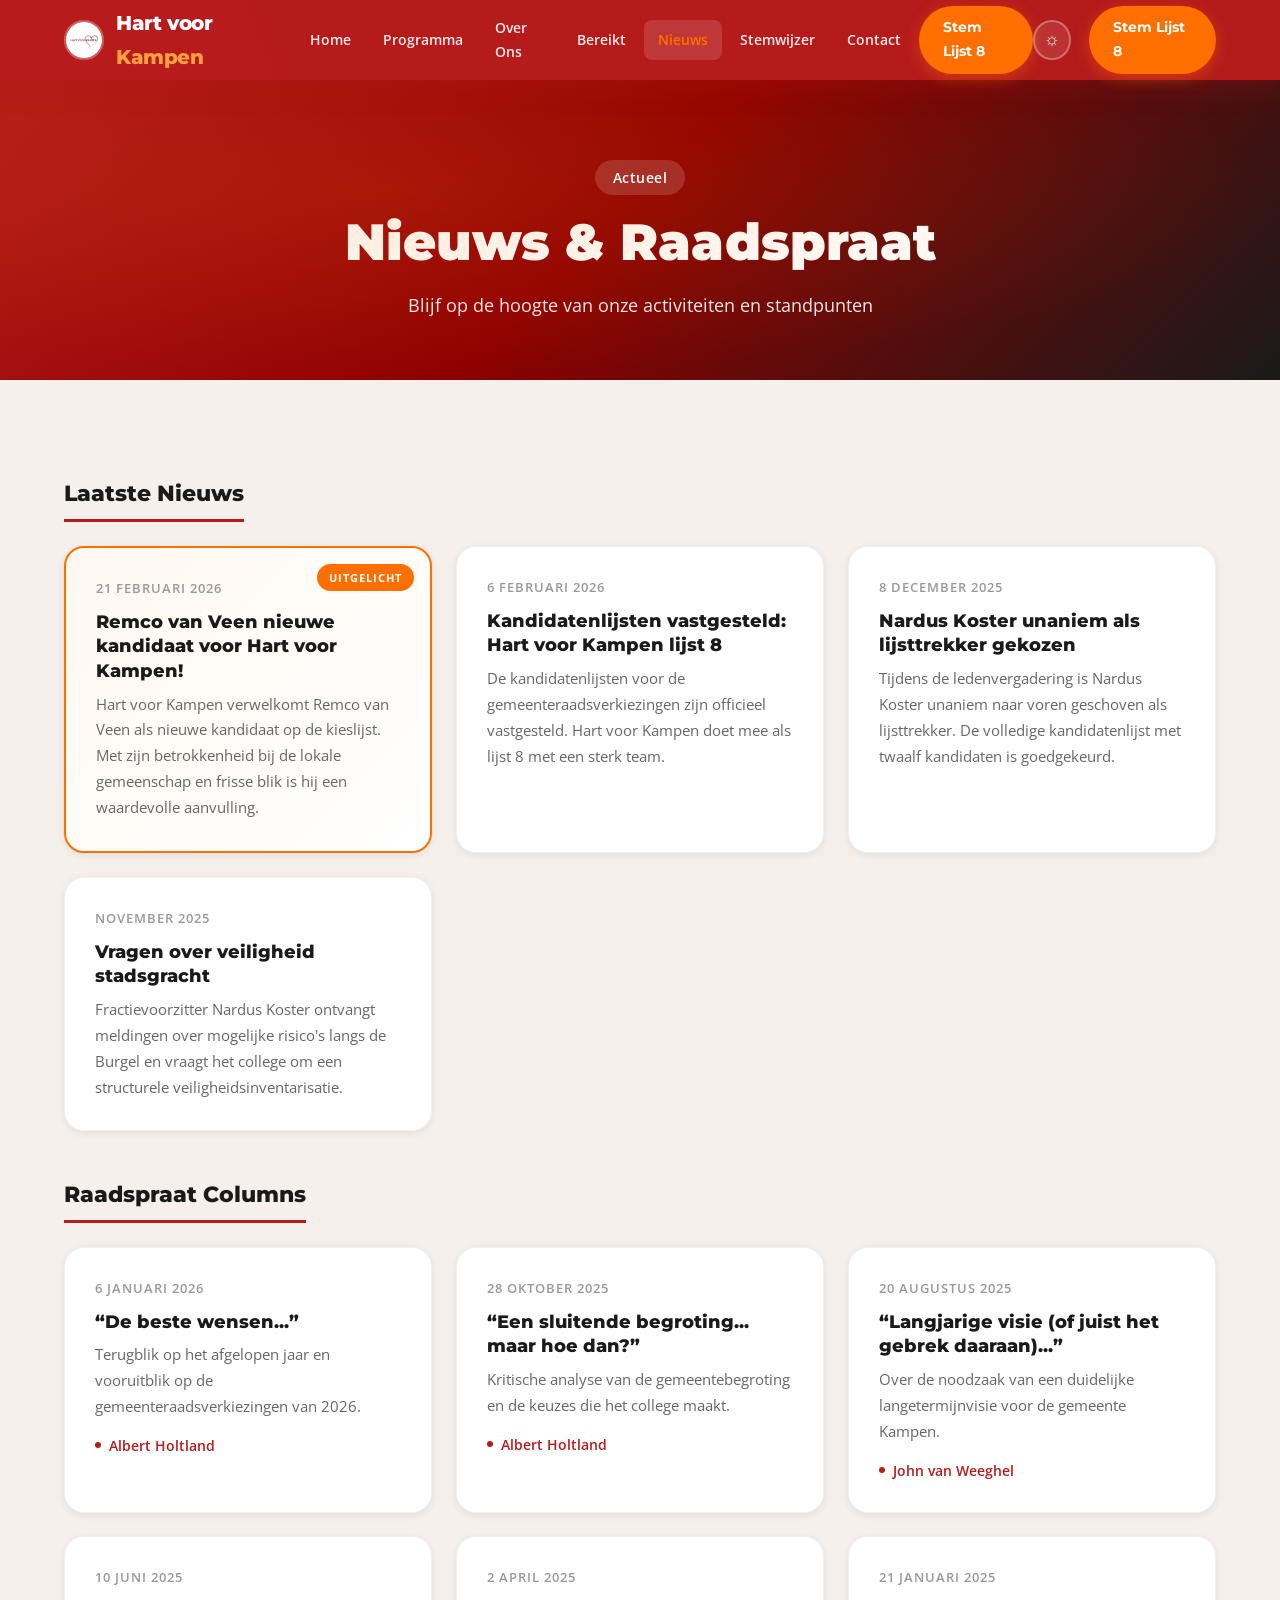
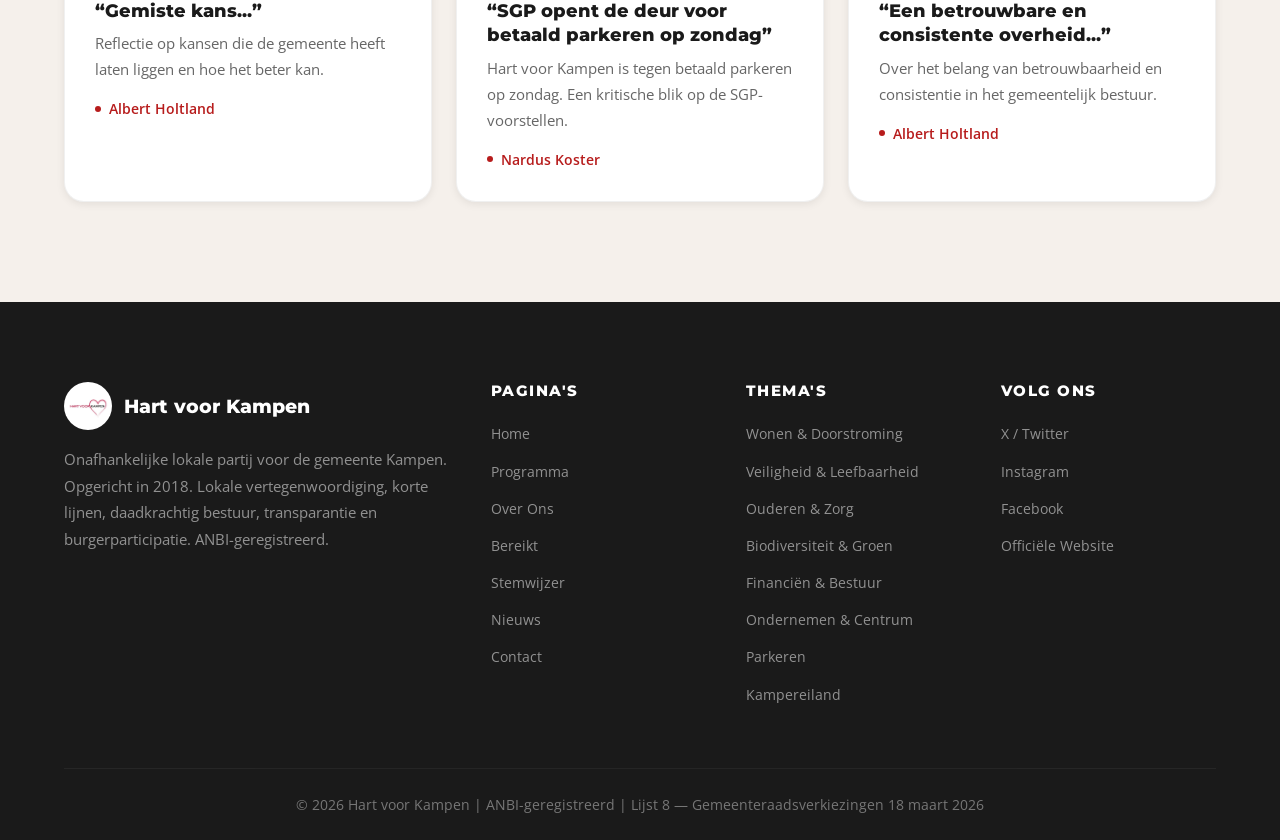
<file: nieuws.html>
<!DOCTYPE html>
<html lang="nl">
<head>
  <meta charset="UTF-8">
  <meta name="viewport" content="width=device-width, initial-scale=1.0">
  <title>Nieuws &amp; Raadspraat - Hart voor Kampen | Lijst 8</title>
  <meta name="description" content="Laatste nieuws en raadspraat columns van Hart voor Kampen.">
  <link rel="icon" type="image/jpeg" href="hvFoWrmd_400x400.jpg">
  <link rel="stylesheet" href="style.css">
</head>
<body>

  <div class="cursor-glow" id="cursorGlow"></div>
  <div class="mobile-overlay" id="mobileOverlay"></div>

  <!-- NAVBAR -->
  <nav class="navbar scrolled" id="navbar">
    <div class="container">
      <a href="index.html" class="nav-brand">
        <img src="hvFoWrmd_400x400.jpg" alt="Hart voor Kampen Logo">
        <span class="nav-brand-text">Hart voor <span class="accent">Kampen</span></span>
      </a>
      <ul class="nav-links" id="navLinks">
        <li><a href="index.html">Home</a></li>
        <li><a href="programma.html">Programma</a></li>
        <li><a href="over-ons.html">Over Ons</a></li>
        <li><a href="bereikt.html">Bereikt</a></li>
        <li><a href="nieuws.html" class="active">Nieuws</a></li>
        <li><a href="stemwijzer.html">Stemwijzer</a></li>
        <li><a href="contact.html">Contact</a></li>
        <li class="nav-cta-mobile"><a href="contact.html" class="nav-cta">Stem Lijst 8</a></li>
      </ul>
      <div class="nav-right-group">
        <button class="dark-mode-toggle" id="darkModeToggle" aria-label="Donkere modus">
          <span class="icon-sun">&#9788;</span>
          <span class="icon-moon">&#9790;</span>
        </button>
        <a href="contact.html" class="nav-cta nav-cta-desktop">Stem Lijst 8</a>
      </div>
      <button class="hamburger" id="hamburger" aria-label="Open menu">
        <span></span><span></span><span></span>
      </button>
    </div>
  </nav>

  <!-- Page Header -->
  <section class="page-header">
    <div class="container">
      <span class="badge">Actueel</span>
      <h1>Nieuws &amp; Raadspraat</h1>
      <p>Blijf op de hoogte van onze activiteiten en standpunten</p>
    </div>
  </section>

  <!-- NIEUWS -->
  <section id="nieuws" class="news">
    <div class="container">
      <!-- Actueel Nieuws -->
      <div class="news-subsection reveal">
        <h3 class="news-section-title">Laatste Nieuws</h3>
        <div class="news-grid">
          <div class="news-card featured-news tilt-card">
            <div class="tilt-shine"></div>
            <span class="news-featured-badge">Uitgelicht</span>
            <div class="news-date">21 februari 2026</div>
            <h3>Remco van Veen nieuwe kandidaat voor Hart voor Kampen!</h3>
            <p>Hart voor Kampen verwelkomt Remco van Veen als nieuwe kandidaat op de kieslijst. Met zijn betrokkenheid bij de lokale gemeenschap en frisse blik is hij een waardevolle aanvulling.</p>
          </div>

          <div class="news-card tilt-card">
            <div class="tilt-shine"></div>
            <div class="news-date">6 februari 2026</div>
            <h3>Kandidatenlijsten vastgesteld: Hart voor Kampen lijst 8</h3>
            <p>De kandidatenlijsten voor de gemeenteraadsverkiezingen zijn officieel vastgesteld. Hart voor Kampen doet mee als lijst 8 met een sterk team.</p>
          </div>

          <div class="news-card tilt-card">
            <div class="tilt-shine"></div>
            <div class="news-date">8 december 2025</div>
            <h3>Nardus Koster unaniem als lijsttrekker gekozen</h3>
            <p>Tijdens de ledenvergadering is Nardus Koster unaniem naar voren geschoven als lijsttrekker. De volledige kandidatenlijst met twaalf kandidaten is goedgekeurd.</p>
          </div>

          <div class="news-card tilt-card">
            <div class="tilt-shine"></div>
            <div class="news-date">November 2025</div>
            <h3>Vragen over veiligheid stadsgracht</h3>
            <p>Fractievoorzitter Nardus Koster ontvangt meldingen over mogelijke risico's langs de Burgel en vraagt het college om een structurele veiligheidsinventarisatie.</p>
          </div>
        </div>
      </div>

      <!-- Raadspraat Columns -->
      <div class="news-subsection reveal">
        <h3 class="news-section-title">Raadspraat Columns</h3>
        <div class="news-grid">
          <div class="news-card tilt-card">
            <div class="tilt-shine"></div>
            <div class="news-date">6 januari 2026</div>
            <h3>&ldquo;De beste wensen...&rdquo;</h3>
            <p>Terugblik op het afgelopen jaar en vooruitblik op de gemeenteraadsverkiezingen van 2026.</p>
            <div class="news-author">
              <span class="news-author-dot"></span> Albert Holtland
            </div>
          </div>

          <div class="news-card tilt-card">
            <div class="tilt-shine"></div>
            <div class="news-date">28 oktober 2025</div>
            <h3>&ldquo;Een sluitende begroting... maar hoe dan?&rdquo;</h3>
            <p>Kritische analyse van de gemeentebegroting en de keuzes die het college maakt.</p>
            <div class="news-author">
              <span class="news-author-dot"></span> Albert Holtland
            </div>
          </div>

          <div class="news-card tilt-card">
            <div class="tilt-shine"></div>
            <div class="news-date">20 augustus 2025</div>
            <h3>&ldquo;Langjarige visie (of juist het gebrek daaraan)...&rdquo;</h3>
            <p>Over de noodzaak van een duidelijke langetermijnvisie voor de gemeente Kampen.</p>
            <div class="news-author">
              <span class="news-author-dot"></span> John van Weeghel
            </div>
          </div>

          <div class="news-card tilt-card">
            <div class="tilt-shine"></div>
            <div class="news-date">10 juni 2025</div>
            <h3>&ldquo;Gemiste kans...&rdquo;</h3>
            <p>Reflectie op kansen die de gemeente heeft laten liggen en hoe het beter kan.</p>
            <div class="news-author">
              <span class="news-author-dot"></span> Albert Holtland
            </div>
          </div>

          <div class="news-card tilt-card">
            <div class="tilt-shine"></div>
            <div class="news-date">2 april 2025</div>
            <h3>&ldquo;SGP opent de deur voor betaald parkeren op zondag&rdquo;</h3>
            <p>Hart voor Kampen is tegen betaald parkeren op zondag. Een kritische blik op de SGP-voorstellen.</p>
            <div class="news-author">
              <span class="news-author-dot"></span> Nardus Koster
            </div>
          </div>

          <div class="news-card tilt-card">
            <div class="tilt-shine"></div>
            <div class="news-date">21 januari 2025</div>
            <h3>&ldquo;Een betrouwbare en consistente overheid...&rdquo;</h3>
            <p>Over het belang van betrouwbaarheid en consistentie in het gemeentelijk bestuur.</p>
            <div class="news-author">
              <span class="news-author-dot"></span> Albert Holtland
            </div>
          </div>
        </div>
      </div>
    </div>
  </section>

  <!-- FOOTER -->
  <footer class="footer">
    <div class="container">
      <div class="footer-grid">
        <div class="footer-about">
          <div class="footer-brand">
            <img src="hvFoWrmd_400x400.jpg" alt="Hart voor Kampen">
            <span>Hart voor Kampen</span>
          </div>
          <p>Onafhankelijke lokale partij voor de gemeente Kampen. Opgericht in 2018. Lokale vertegenwoordiging, korte lijnen, daadkrachtig bestuur, transparantie en burgerparticipatie. ANBI-geregistreerd.</p>
        </div>
        <div>
          <h4>Pagina's</h4>
          <ul>
            <li><a href="index.html">Home</a></li>
            <li><a href="programma.html">Programma</a></li>
            <li><a href="over-ons.html">Over Ons</a></li>
            <li><a href="bereikt.html">Bereikt</a></li>
            <li><a href="stemwijzer.html">Stemwijzer</a></li>
            <li><a href="nieuws.html">Nieuws</a></li>
            <li><a href="contact.html">Contact</a></li>
          </ul>
        </div>
        <div>
          <h4>Thema's</h4>
          <ul>
            <li><a href="programma.html">Wonen &amp; Doorstroming</a></li>
            <li><a href="programma.html">Veiligheid &amp; Leefbaarheid</a></li>
            <li><a href="programma.html">Ouderen &amp; Zorg</a></li>
            <li><a href="programma.html">Biodiversiteit &amp; Groen</a></li>
            <li><a href="programma.html">Financi&euml;n &amp; Bestuur</a></li>
            <li><a href="programma.html">Ondernemen &amp; Centrum</a></li>
            <li><a href="programma.html">Parkeren</a></li>
            <li><a href="programma.html">Kampereiland</a></li>
          </ul>
        </div>
        <div>
          <h4>Volg Ons</h4>
          <ul>
            <li><a href="https://x.com/hartvoorkampen" target="_blank" rel="noopener">X / Twitter</a></li>
            <li><a href="https://www.instagram.com/hartvoorkampen/" target="_blank" rel="noopener">Instagram</a></li>
            <li><a href="https://www.facebook.com/hartvoorkampen" target="_blank" rel="noopener">Facebook</a></li>
            <li><a href="https://www.hartvoorkampen.nl/" target="_blank" rel="noopener">Offici&euml;le Website</a></li>
          </ul>
        </div>
      </div>
      <div class="footer-bottom">
        <p>&copy; 2026 Hart voor Kampen | ANBI-geregistreerd | Lijst 8 &mdash; Gemeenteraadsverkiezingen 18 maart 2026</p>
      </div>
    </div>
  </footer>

  <script>
    // ---- Cursor Glow ----
    (function() {
      var glow = document.getElementById('cursorGlow');
      var mx = -200, my = -200, glowX = -200, glowY = -200;
      document.addEventListener('mousemove', function(e) { mx = e.clientX; my = e.clientY; });
      function updateGlow() { glowX += (mx - glowX) * 0.15; glowY += (my - glowY) * 0.15; glow.style.left = glowX + 'px'; glow.style.top = glowY + 'px'; requestAnimationFrame(updateGlow); }
      updateGlow();
      if ('ontouchstart' in window) glow.style.display = 'none';
    })();

    // ---- Mobile Menu ----
    (function() {
      var hamburger = document.getElementById('hamburger');
      var navLinks = document.getElementById('navLinks');
      var overlay = document.getElementById('mobileOverlay');
      function closeMenu() { hamburger.classList.remove('active'); navLinks.classList.remove('open'); overlay.classList.remove('active'); document.body.style.overflow = ''; }
      function openMenu() { hamburger.classList.add('active'); navLinks.classList.add('open'); overlay.classList.add('active'); document.body.style.overflow = 'hidden'; }
      hamburger.addEventListener('click', function() { if (navLinks.classList.contains('open')) closeMenu(); else openMenu(); });
      overlay.addEventListener('click', closeMenu);
      navLinks.querySelectorAll('a').forEach(function(link) { link.addEventListener('click', closeMenu); });
    })();

    // ---- Scroll Reveal ----
    (function() {
      var revealElements = document.querySelectorAll('.reveal, .reveal-left, .reveal-right, .reveal-scale');
      var observer = new IntersectionObserver(function(entries) { entries.forEach(function(entry) { if (entry.isIntersecting) entry.target.classList.add('visible'); }); }, { threshold: 0.1, rootMargin: '0px 0px -40px 0px' });
      revealElements.forEach(function(el) { observer.observe(el); });
    })();

    // ---- 3D Tilt ----
    (function() {
      var cards = document.querySelectorAll('.tilt-card');
      var MAX_TILT = 8;
      cards.forEach(function(card) {
        var shine = card.querySelector('.tilt-shine');
        var rafId = null, currentX = 0, currentY = 0, targetX = 0, targetY = 0;
        card.addEventListener('mousemove', function(e) {
          var rect = card.getBoundingClientRect();
          var x = e.clientX - rect.left, y = e.clientY - rect.top;
          targetX = ((y - rect.height/2) / (rect.height/2)) * -MAX_TILT;
          targetY = ((x - rect.width/2) / (rect.width/2)) * MAX_TILT;
          if (shine) shine.style.background = 'radial-gradient(circle at ' + (x/rect.width*100) + '% ' + (y/rect.height*100) + '%, rgba(255,255,255,0.15) 0%, transparent 80%)';
          if (!rafId) { rafId = requestAnimationFrame(function anim() { currentX += (targetX-currentX)*0.1; currentY += (targetY-currentY)*0.1; card.style.transform = 'perspective(800px) rotateX('+currentX+'deg) rotateY('+currentY+'deg)'; if (Math.abs(targetX-currentX)>0.1||Math.abs(targetY-currentY)>0.1) rafId=requestAnimationFrame(anim); else rafId=null; }); }
        });
        card.addEventListener('mouseleave', function() { targetX=0;targetY=0; if(!rafId){rafId=requestAnimationFrame(function r(){currentX+=-currentX*0.1;currentY+=-currentY*0.1;card.style.transform='perspective(800px) rotateX('+currentX+'deg) rotateY('+currentY+'deg)';if(Math.abs(currentX)>0.1||Math.abs(currentY)>0.1)rafId=requestAnimationFrame(r);else{card.style.transform='';rafId=null;}});} if(shine)shine.style.opacity='0'; });
        card.addEventListener('mouseenter', function() { if(shine)shine.style.opacity='1'; });
      });
    })();

    // ---- Dark Mode ----
    (function() {
      var toggle = document.getElementById('darkModeToggle');
      var body = document.body;
      if (localStorage.getItem('hvk-dark-mode') === 'true') body.classList.add('dark-mode');
      toggle.addEventListener('click', function() {
        body.classList.toggle('dark-mode');
        localStorage.setItem('hvk-dark-mode', body.classList.contains('dark-mode'));
      });
    })();
  </script>

</body>
</html>
</file>
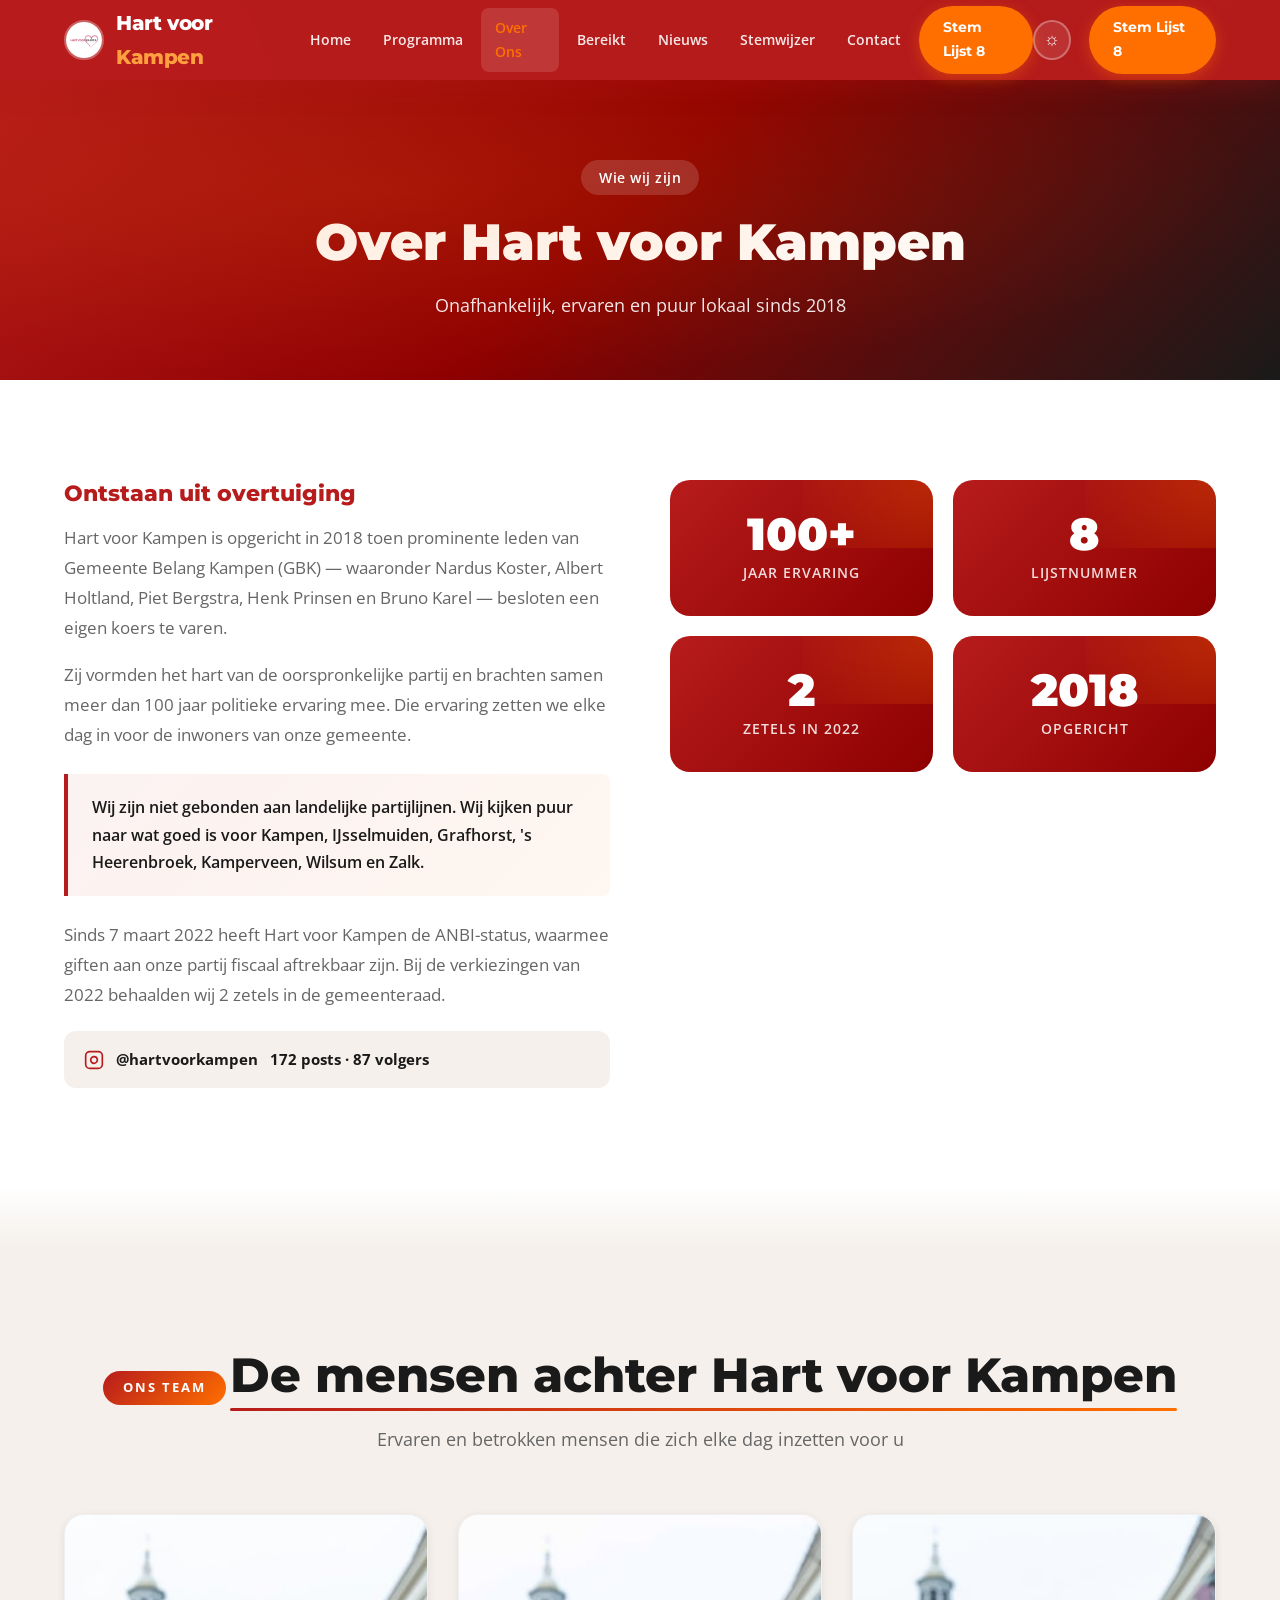
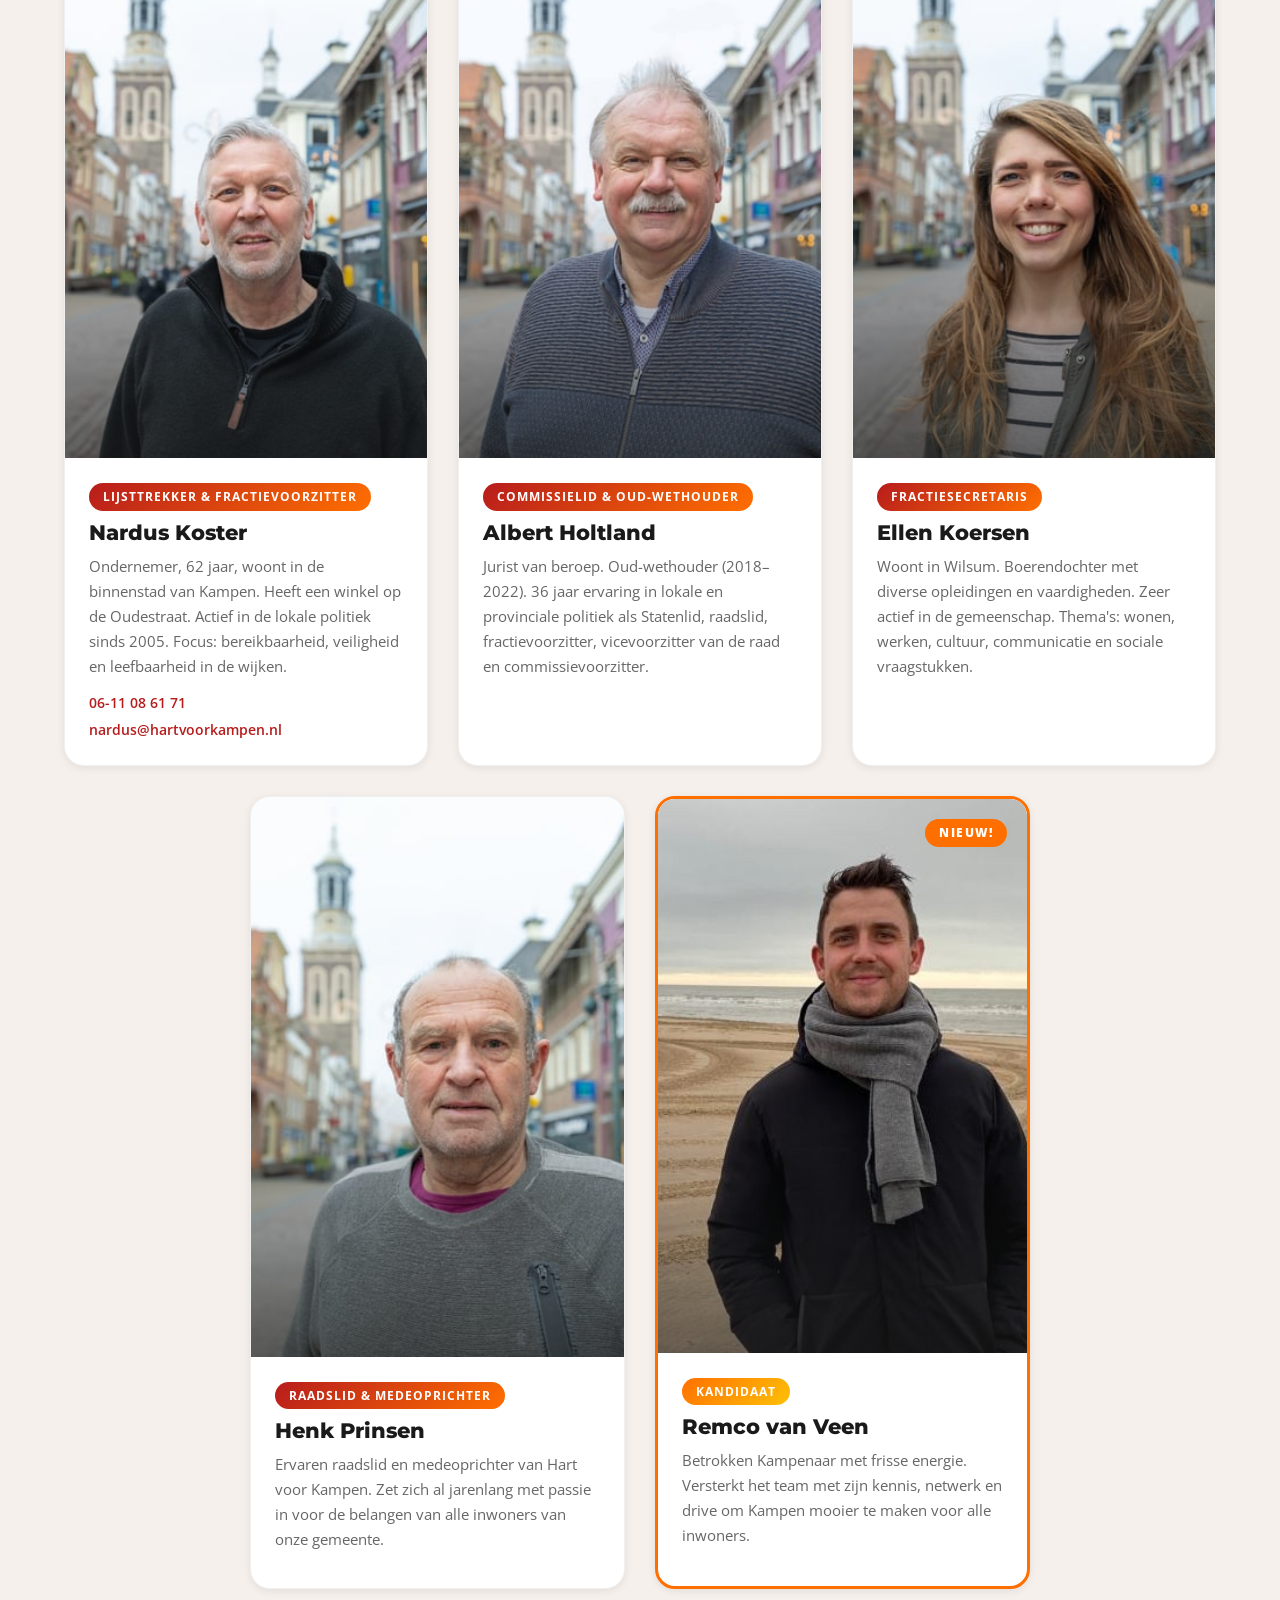
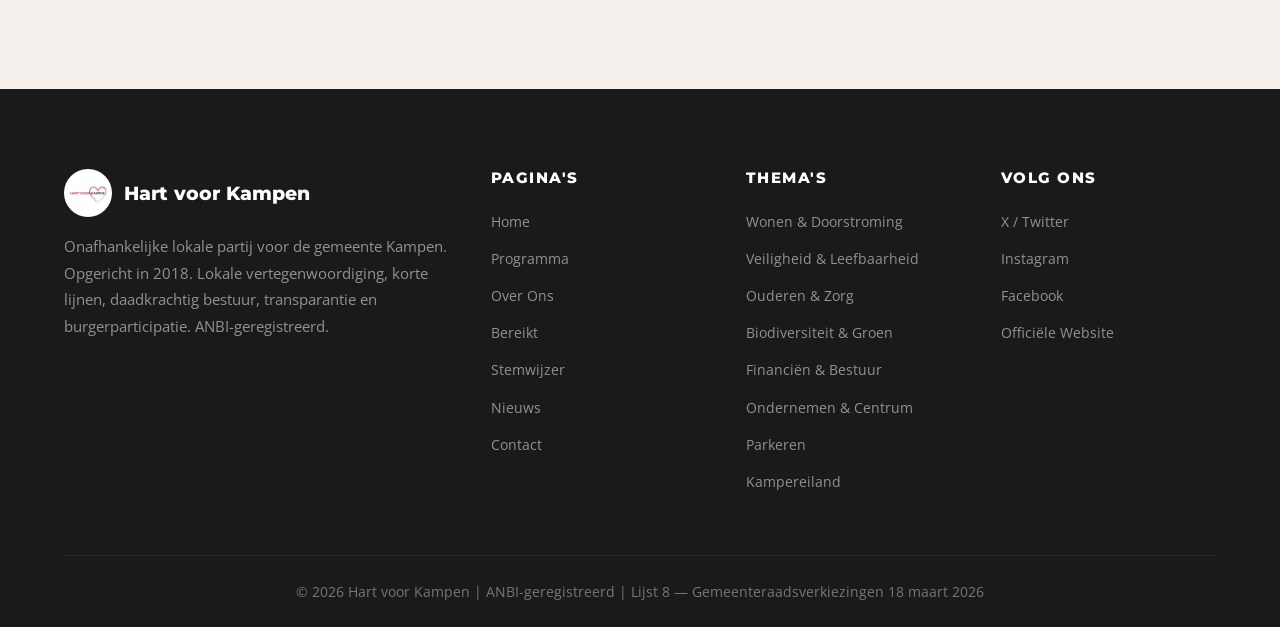
<file: over-ons.html>
<!DOCTYPE html>
<html lang="nl">
<head>
  <meta charset="UTF-8">
  <meta name="viewport" content="width=device-width, initial-scale=1.0">
  <title>Over Ons - Hart voor Kampen | Lijst 8</title>
  <meta name="description" content="Leer meer over Hart voor Kampen: onze geschiedenis, ons team en onze missie voor de gemeente Kampen.">
  <link rel="icon" type="image/jpeg" href="hvFoWrmd_400x400.jpg">
  <link rel="stylesheet" href="style.css">
</head>
<body>

  <div class="cursor-glow" id="cursorGlow"></div>
  <div class="mobile-overlay" id="mobileOverlay"></div>

  <!-- NAVBAR -->
  <nav class="navbar scrolled" id="navbar">
    <div class="container">
      <a href="index.html" class="nav-brand">
        <img src="hvFoWrmd_400x400.jpg" alt="Hart voor Kampen Logo">
        <span class="nav-brand-text">Hart voor <span class="accent">Kampen</span></span>
      </a>
      <ul class="nav-links" id="navLinks">
        <li><a href="index.html">Home</a></li>
        <li><a href="programma.html">Programma</a></li>
        <li><a href="over-ons.html" class="active">Over Ons</a></li>
        <li><a href="bereikt.html">Bereikt</a></li>
        <li><a href="nieuws.html">Nieuws</a></li>
        <li><a href="stemwijzer.html">Stemwijzer</a></li>
        <li><a href="contact.html">Contact</a></li>
        <li class="nav-cta-mobile"><a href="contact.html" class="nav-cta">Stem Lijst 8</a></li>
      </ul>
      <div class="nav-right-group">
        <button class="dark-mode-toggle" id="darkModeToggle" aria-label="Donkere modus">
          <span class="icon-sun">&#9788;</span>
          <span class="icon-moon">&#9790;</span>
        </button>
        <a href="contact.html" class="nav-cta nav-cta-desktop">Stem Lijst 8</a>
      </div>
      <button class="hamburger" id="hamburger" aria-label="Open menu">
        <span></span><span></span><span></span>
      </button>
    </div>
  </nav>

  <!-- Page Header -->
  <section class="page-header">
    <div class="container">
      <span class="badge">Wie wij zijn</span>
      <h1>Over Hart voor Kampen</h1>
      <p>Onafhankelijk, ervaren en puur lokaal sinds 2018</p>
    </div>
  </section>

  <!-- OVER ONS -->
  <section id="over-ons" class="about">
    <div class="container">
      <div class="about-content">
        <div class="about-text reveal-left">
          <h3>Ontstaan uit overtuiging</h3>
          <p>Hart voor Kampen is opgericht in 2018 toen prominente leden van Gemeente Belang Kampen (GBK) &mdash; waaronder Nardus Koster, Albert Holtland, Piet Bergstra, Henk Prinsen en Bruno Karel &mdash; besloten een eigen koers te varen.</p>
          <p>Zij vormden het hart van de oorspronkelijke partij en brachten samen meer dan 100 jaar politieke ervaring mee. Die ervaring zetten we elke dag in voor de inwoners van onze gemeente.</p>

          <div class="about-highlight">
            Wij zijn niet gebonden aan landelijke partijlijnen. Wij kijken puur naar wat goed is voor Kampen, IJsselmuiden, Grafhorst, 's Heerenbroek, Kamperveen, Wilsum en Zalk.
          </div>

          <p>Sinds 7 maart 2022 heeft Hart voor Kampen de ANBI-status, waarmee giften aan onze partij fiscaal aftrekbaar zijn. Bij de verkiezingen van 2022 behaalden wij 2 zetels in de gemeenteraad.</p>

          <div class="about-social">
            <svg width="20" height="20" viewBox="0 0 24 24" fill="none" stroke="#b71c1c" stroke-width="2"><rect x="2" y="2" width="20" height="20" rx="5" ry="5"/><path d="M16 11.37A4 4 0 1 1 12.63 8 4 4 0 0 1 16 11.37z"/><line x1="17.5" y1="6.5" x2="17.51" y2="6.5"/></svg>
            <span>@hartvoorkampen</span>
            <span class="about-social-stats">172 posts &middot; 87 volgers</span>
          </div>
        </div>

        <div class="about-stats reveal-right">
          <div class="stat-card tilt-card">
            <div class="tilt-shine"></div>
            <div class="stat-number" data-count-to="100" data-count-suffix="+">0</div>
            <div class="stat-label">Jaar ervaring</div>
          </div>
          <div class="stat-card tilt-card">
            <div class="tilt-shine"></div>
            <div class="stat-number" data-count-to="8">0</div>
            <div class="stat-label">Lijstnummer</div>
          </div>
          <div class="stat-card tilt-card">
            <div class="tilt-shine"></div>
            <div class="stat-number" data-count-to="2">0</div>
            <div class="stat-label">Zetels in 2022</div>
          </div>
          <div class="stat-card tilt-card">
            <div class="tilt-shine"></div>
            <div class="stat-number" data-count-to="2018" data-count-from="2000">2000</div>
            <div class="stat-label">Opgericht</div>
          </div>
        </div>
      </div>
    </div>
  </section>

  <!-- Section Divider -->
  <div class="section-divider section-divider--gradient"></div>

  <!-- ONS TEAM -->
  <section id="team" class="team">
    <div class="container">
      <div class="section-header reveal">
        <span class="badge">Ons Team</span>
        <h2>De mensen achter Hart voor Kampen</h2>
        <p>Ervaren en betrokken mensen die zich elke dag inzetten voor u</p>
      </div>

      <div class="team-grid">
        <div class="team-card tilt-card reveal delay-1">
          <div class="tilt-shine"></div>
          <div class="team-photo-wrap">
            <img src="nardus.jpg" alt="Nardus Koster" loading="lazy">
            <div class="team-photo-overlay"></div>
          </div>
          <div class="team-info">
            <span class="team-role">Lijsttrekker &amp; Fractievoorzitter</span>
            <h3>Nardus Koster</h3>
            <p>Ondernemer, 62 jaar, woont in de binnenstad van Kampen. Heeft een winkel op de Oudestraat. Actief in de lokale politiek sinds 2005. Focus: bereikbaarheid, veiligheid en leefbaarheid in de wijken.</p>
            <div class="team-contact">
              <a href="tel:0611086171">06-11 08 61 71</a>
              <a href="mailto:nardus@hartvoorkampen.nl">nardus@hartvoorkampen.nl</a>
            </div>
          </div>
        </div>

        <div class="team-card tilt-card reveal delay-2">
          <div class="tilt-shine"></div>
          <div class="team-photo-wrap">
            <img src="albert.jpg" alt="Albert Holtland" loading="lazy">
            <div class="team-photo-overlay"></div>
          </div>
          <div class="team-info">
            <span class="team-role">Commissielid &amp; Oud-Wethouder</span>
            <h3>Albert Holtland</h3>
            <p>Jurist van beroep. Oud-wethouder (2018&ndash;2022). 36 jaar ervaring in lokale en provinciale politiek als Statenlid, raadslid, fractievoorzitter, vicevoorzitter van de raad en commissievoorzitter.</p>
          </div>
        </div>

        <div class="team-card tilt-card reveal delay-3">
          <div class="tilt-shine"></div>
          <div class="team-photo-wrap">
            <img src="ellen.jpg" alt="Ellen Koersen" loading="lazy">
            <div class="team-photo-overlay"></div>
          </div>
          <div class="team-info">
            <span class="team-role">Fractiesecretaris</span>
            <h3>Ellen Koersen</h3>
            <p>Woont in Wilsum. Boerendochter met diverse opleidingen en vaardigheden. Zeer actief in de gemeenschap. Thema's: wonen, werken, cultuur, communicatie en sociale vraagstukken.</p>
          </div>
        </div>
      </div>

      <div class="team-bottom-row">
        <div class="team-card tilt-card reveal delay-4">
          <div class="tilt-shine"></div>
          <div class="team-photo-wrap">
            <img src="henk.jpg" alt="Henk Prinsen" loading="lazy">
            <div class="team-photo-overlay"></div>
          </div>
          <div class="team-info">
            <span class="team-role">Raadslid &amp; Medeoprichter</span>
            <h3>Henk Prinsen</h3>
            <p>Ervaren raadslid en medeoprichter van Hart voor Kampen. Zet zich al jarenlang met passie in voor de belangen van alle inwoners van onze gemeente.</p>
          </div>
        </div>

        <div class="team-card featured tilt-card reveal delay-5">
          <span class="team-badge-new">NIEUW!</span>
          <div class="tilt-shine"></div>
          <div class="team-photo-wrap">
            <img src="remco.jpg" alt="Remco van Veen" loading="lazy">
            <div class="team-photo-overlay"></div>
          </div>
          <div class="team-info">
            <span class="team-role">Kandidaat</span>
            <h3>Remco van Veen</h3>
            <p>Betrokken Kampenaar met frisse energie. Versterkt het team met zijn kennis, netwerk en drive om Kampen mooier te maken voor alle inwoners.</p>
          </div>
        </div>
      </div>
    </div>
  </section>

  <!-- FOOTER -->
  <footer class="footer">
    <div class="container">
      <div class="footer-grid">
        <div class="footer-about">
          <div class="footer-brand">
            <img src="hvFoWrmd_400x400.jpg" alt="Hart voor Kampen">
            <span>Hart voor Kampen</span>
          </div>
          <p>Onafhankelijke lokale partij voor de gemeente Kampen. Opgericht in 2018. Lokale vertegenwoordiging, korte lijnen, daadkrachtig bestuur, transparantie en burgerparticipatie. ANBI-geregistreerd.</p>
        </div>
        <div>
          <h4>Pagina's</h4>
          <ul>
            <li><a href="index.html">Home</a></li>
            <li><a href="programma.html">Programma</a></li>
            <li><a href="over-ons.html">Over Ons</a></li>
            <li><a href="bereikt.html">Bereikt</a></li>
            <li><a href="stemwijzer.html">Stemwijzer</a></li>
            <li><a href="nieuws.html">Nieuws</a></li>
            <li><a href="contact.html">Contact</a></li>
          </ul>
        </div>
        <div>
          <h4>Thema's</h4>
          <ul>
            <li><a href="programma.html">Wonen &amp; Doorstroming</a></li>
            <li><a href="programma.html">Veiligheid &amp; Leefbaarheid</a></li>
            <li><a href="programma.html">Ouderen &amp; Zorg</a></li>
            <li><a href="programma.html">Biodiversiteit &amp; Groen</a></li>
            <li><a href="programma.html">Financi&euml;n &amp; Bestuur</a></li>
            <li><a href="programma.html">Ondernemen &amp; Centrum</a></li>
            <li><a href="programma.html">Parkeren</a></li>
            <li><a href="programma.html">Kampereiland</a></li>
          </ul>
        </div>
        <div>
          <h4>Volg Ons</h4>
          <ul>
            <li><a href="https://x.com/hartvoorkampen" target="_blank" rel="noopener">X / Twitter</a></li>
            <li><a href="https://www.instagram.com/hartvoorkampen/" target="_blank" rel="noopener">Instagram</a></li>
            <li><a href="https://www.facebook.com/hartvoorkampen" target="_blank" rel="noopener">Facebook</a></li>
            <li><a href="https://www.hartvoorkampen.nl/" target="_blank" rel="noopener">Offici&euml;le Website</a></li>
          </ul>
        </div>
      </div>
      <div class="footer-bottom">
        <p>&copy; 2026 Hart voor Kampen | ANBI-geregistreerd | Lijst 8 &mdash; Gemeenteraadsverkiezingen 18 maart 2026</p>
      </div>
    </div>
  </footer>

  <script>
    // ---- Cursor Glow ----
    (function() {
      var glow = document.getElementById('cursorGlow');
      var mx = -200, my = -200, glowX = -200, glowY = -200;
      document.addEventListener('mousemove', function(e) { mx = e.clientX; my = e.clientY; });
      function updateGlow() { glowX += (mx - glowX) * 0.15; glowY += (my - glowY) * 0.15; glow.style.left = glowX + 'px'; glow.style.top = glowY + 'px'; requestAnimationFrame(updateGlow); }
      updateGlow();
      if ('ontouchstart' in window) glow.style.display = 'none';
    })();

    // ---- Mobile Menu ----
    (function() {
      var hamburger = document.getElementById('hamburger');
      var navLinks = document.getElementById('navLinks');
      var overlay = document.getElementById('mobileOverlay');
      function closeMenu() { hamburger.classList.remove('active'); navLinks.classList.remove('open'); overlay.classList.remove('active'); document.body.style.overflow = ''; }
      function openMenu() { hamburger.classList.add('active'); navLinks.classList.add('open'); overlay.classList.add('active'); document.body.style.overflow = 'hidden'; }
      hamburger.addEventListener('click', function() { if (navLinks.classList.contains('open')) closeMenu(); else openMenu(); });
      overlay.addEventListener('click', closeMenu);
      navLinks.querySelectorAll('a').forEach(function(link) { link.addEventListener('click', closeMenu); });
    })();

    // ---- Scroll Reveal ----
    (function() {
      var revealElements = document.querySelectorAll('.reveal, .reveal-left, .reveal-right, .reveal-scale');
      var observer = new IntersectionObserver(function(entries) { entries.forEach(function(entry) { if (entry.isIntersecting) entry.target.classList.add('visible'); }); }, { threshold: 0.1, rootMargin: '0px 0px -40px 0px' });
      revealElements.forEach(function(el) { observer.observe(el); });
    })();

    // ---- 3D Tilt ----
    (function() {
      var cards = document.querySelectorAll('.tilt-card');
      var MAX_TILT = 8;
      cards.forEach(function(card) {
        var shine = card.querySelector('.tilt-shine');
        var rafId = null, currentX = 0, currentY = 0, targetX = 0, targetY = 0;
        card.addEventListener('mousemove', function(e) {
          var rect = card.getBoundingClientRect();
          var x = e.clientX - rect.left, y = e.clientY - rect.top;
          targetX = ((y - rect.height/2) / (rect.height/2)) * -MAX_TILT;
          targetY = ((x - rect.width/2) / (rect.width/2)) * MAX_TILT;
          if (shine) shine.style.background = 'radial-gradient(circle at ' + (x/rect.width*100) + '% ' + (y/rect.height*100) + '%, rgba(255,255,255,0.15) 0%, transparent 80%)';
          if (!rafId) { rafId = requestAnimationFrame(function anim() { currentX += (targetX-currentX)*0.1; currentY += (targetY-currentY)*0.1; card.style.transform = 'perspective(800px) rotateX('+currentX+'deg) rotateY('+currentY+'deg)'; if (Math.abs(targetX-currentX)>0.1||Math.abs(targetY-currentY)>0.1) rafId=requestAnimationFrame(anim); else rafId=null; }); }
        });
        card.addEventListener('mouseleave', function() { targetX=0;targetY=0; if(!rafId){rafId=requestAnimationFrame(function r(){currentX+=-currentX*0.1;currentY+=-currentY*0.1;card.style.transform='perspective(800px) rotateX('+currentX+'deg) rotateY('+currentY+'deg)';if(Math.abs(currentX)>0.1||Math.abs(currentY)>0.1)rafId=requestAnimationFrame(r);else{card.style.transform='';rafId=null;}});} if(shine)shine.style.opacity='0'; });
        card.addEventListener('mouseenter', function() { if(shine)shine.style.opacity='1'; });
      });
    })();

    // ---- Animated Counters ----
    (function() {
      var counters = document.querySelectorAll('[data-count-to]');
      var observed = new Set();
      var observer = new IntersectionObserver(function(entries) {
        entries.forEach(function(entry) {
          if (entry.isIntersecting && !observed.has(entry.target)) {
            observed.add(entry.target);
            var el = entry.target;
            var target = parseInt(el.getAttribute('data-count-to'));
            var from = parseInt(el.getAttribute('data-count-from') || '0');
            var suffix = el.getAttribute('data-count-suffix') || '';
            var duration = 2000, startTime = null;
            function step(timestamp) {
              if (!startTime) startTime = timestamp;
              var progress = Math.min((timestamp - startTime) / duration, 1);
              var eased = 1 - Math.pow(1 - progress, 3);
              el.textContent = Math.floor(from + (target - from) * eased) + suffix;
              if (progress < 1) requestAnimationFrame(step);
              else el.textContent = target + suffix;
            }
            requestAnimationFrame(step);
          }
        });
      }, { threshold: 0.5 });
      counters.forEach(function(el) { observer.observe(el); });
    })();

    // ---- Dark Mode ----
    (function() {
      var toggle = document.getElementById('darkModeToggle');
      var body = document.body;
      if (localStorage.getItem('hvk-dark-mode') === 'true') body.classList.add('dark-mode');
      toggle.addEventListener('click', function() {
        body.classList.toggle('dark-mode');
        localStorage.setItem('hvk-dark-mode', body.classList.contains('dark-mode'));
      });
    })();
  </script>

</body>
</html>
</file>
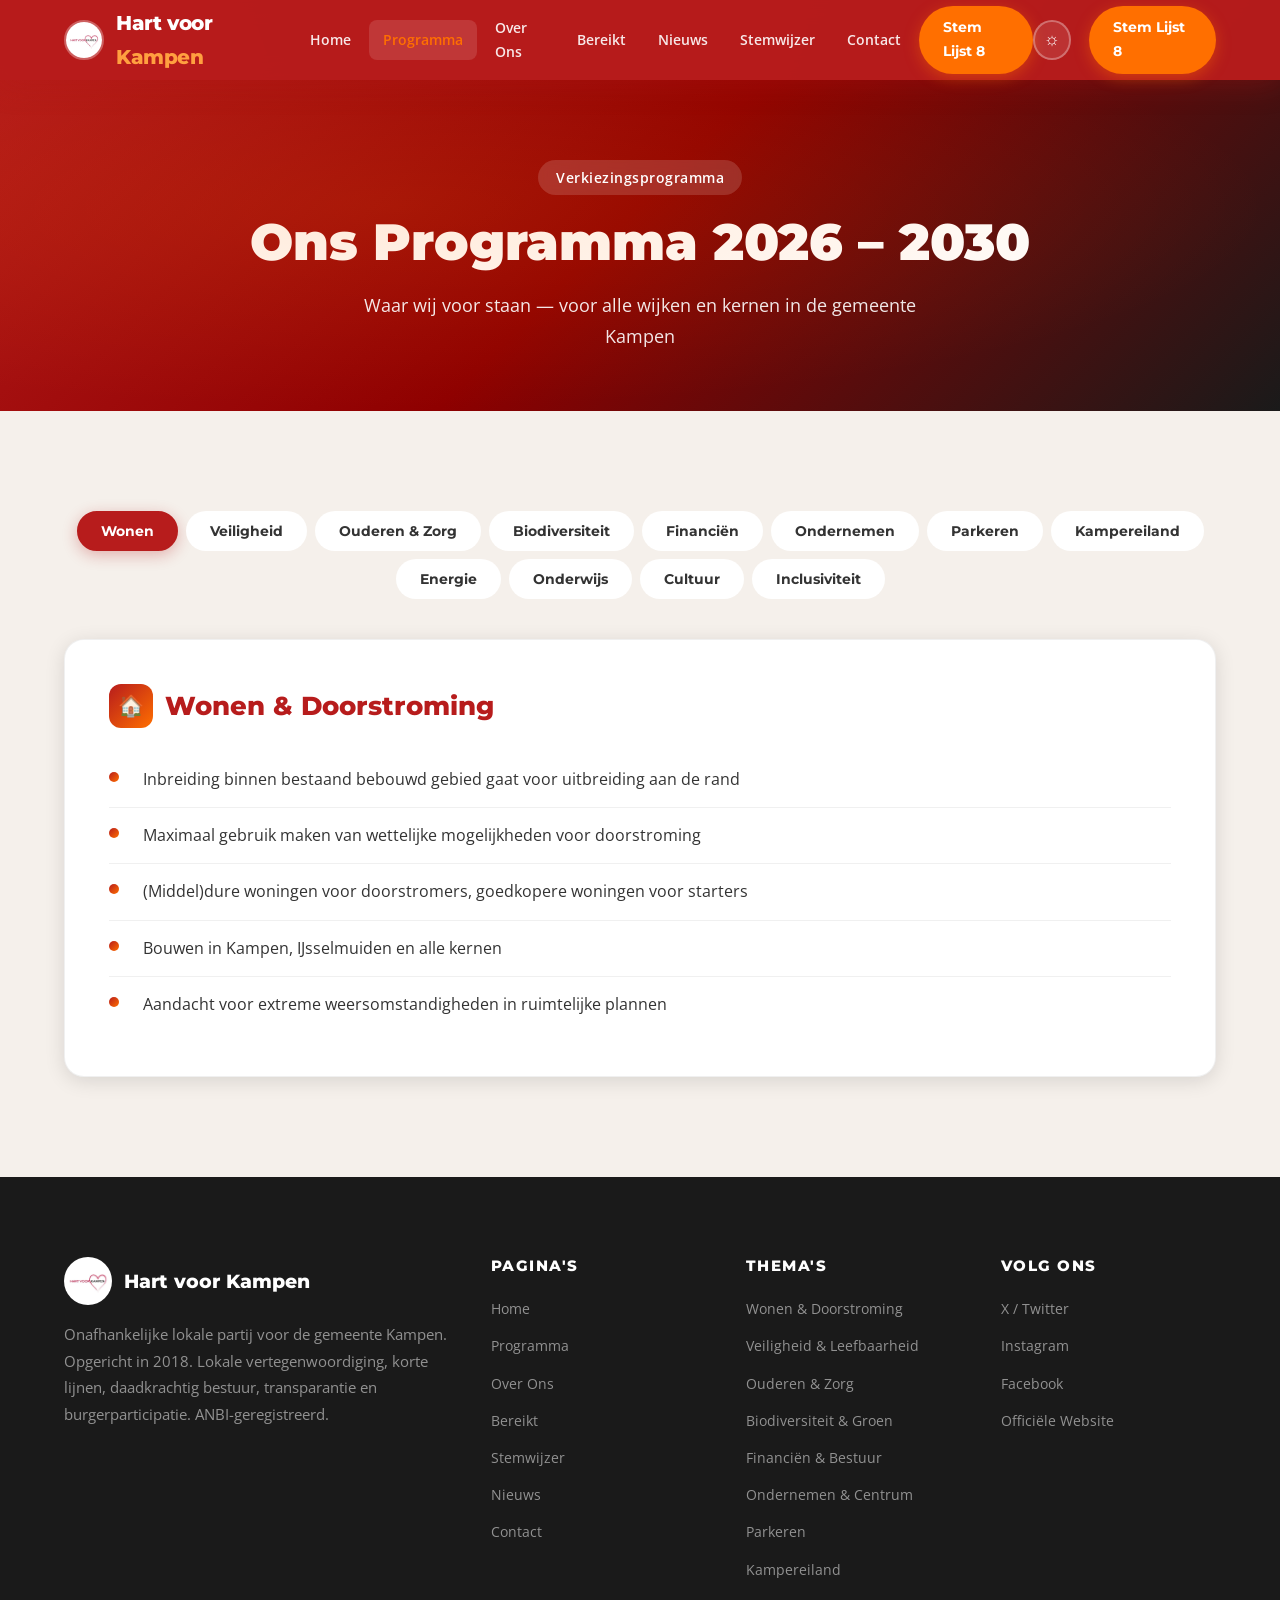
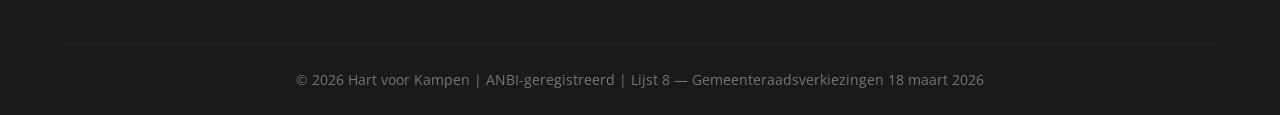
<file: programma.html>
<!DOCTYPE html>
<html lang="nl">
<head>
  <meta charset="UTF-8">
  <meta name="viewport" content="width=device-width, initial-scale=1.0">
  <title>Ons Programma - Hart voor Kampen | Lijst 8</title>
  <meta name="description" content="Het verkiezingsprogramma van Hart voor Kampen 2026-2030. Wonen, veiligheid, zorg, groen, financien en meer.">
  <link rel="icon" type="image/jpeg" href="hvFoWrmd_400x400.jpg">
  <link rel="stylesheet" href="style.css">
</head>
<body>

  <!-- Cursor Glow -->
  <div class="cursor-glow" id="cursorGlow"></div>
  <!-- Mobile Overlay -->
  <div class="mobile-overlay" id="mobileOverlay"></div>

  <!-- NAVBAR -->
  <nav class="navbar scrolled" id="navbar">
    <div class="container">
      <a href="index.html" class="nav-brand">
        <img src="hvFoWrmd_400x400.jpg" alt="Hart voor Kampen Logo">
        <span class="nav-brand-text">Hart voor <span class="accent">Kampen</span></span>
      </a>
      <ul class="nav-links" id="navLinks">
        <li><a href="index.html">Home</a></li>
        <li><a href="programma.html" class="active">Programma</a></li>
        <li><a href="over-ons.html">Over Ons</a></li>
        <li><a href="bereikt.html">Bereikt</a></li>
        <li><a href="nieuws.html">Nieuws</a></li>
        <li><a href="stemwijzer.html">Stemwijzer</a></li>
        <li><a href="contact.html">Contact</a></li>
        <li class="nav-cta-mobile"><a href="contact.html" class="nav-cta">Stem Lijst 8</a></li>
      </ul>
      <div class="nav-right-group">
        <button class="dark-mode-toggle" id="darkModeToggle" aria-label="Donkere modus">
          <span class="icon-sun">&#9788;</span>
          <span class="icon-moon">&#9790;</span>
        </button>
        <a href="contact.html" class="nav-cta nav-cta-desktop">Stem Lijst 8</a>
      </div>
      <button class="hamburger" id="hamburger" aria-label="Open menu">
        <span></span><span></span><span></span>
      </button>
    </div>
  </nav>

  <!-- Page Header -->
  <section class="page-header">
    <div class="container">
      <span class="badge">Verkiezingsprogramma</span>
      <h1>Ons Programma 2026 &ndash; 2030</h1>
      <p>Waar wij voor staan &mdash; voor alle wijken en kernen in de gemeente Kampen</p>
    </div>
  </section>

  <!-- PROGRAMMA -->
  <section id="programma" class="program">
    <div class="container">
      <div class="program-tabs-wrapper reveal">
        <div class="program-tabs" id="programTabs">
          <button class="program-tab active" data-tab="wonen">Wonen</button>
          <button class="program-tab" data-tab="veiligheid">Veiligheid</button>
          <button class="program-tab" data-tab="ouderen">Ouderen &amp; Zorg</button>
          <button class="program-tab" data-tab="groen">Biodiversiteit</button>
          <button class="program-tab" data-tab="financien">Financi&euml;n</button>
          <button class="program-tab" data-tab="ondernemen">Ondernemen</button>
          <button class="program-tab" data-tab="parkeren">Parkeren</button>
          <button class="program-tab" data-tab="kampereiland">Kampereiland</button>
          <button class="program-tab" data-tab="energie">Energie</button>
          <button class="program-tab" data-tab="onderwijs">Onderwijs</button>
          <button class="program-tab" data-tab="cultuur">Cultuur</button>
          <button class="program-tab" data-tab="inclusiviteit">Inclusiviteit</button>
        </div>

        <div class="program-panel active" id="tab-wonen">
          <h3><span class="panel-icon">&#127968;</span> Wonen &amp; Doorstroming</h3>
          <ul class="program-list">
            <li>Inbreiding binnen bestaand bebouwd gebied gaat voor uitbreiding aan de rand</li>
            <li>Maximaal gebruik maken van wettelijke mogelijkheden voor doorstroming</li>
            <li>(Middel)dure woningen voor doorstromers, goedkopere woningen voor starters</li>
            <li>Bouwen in Kampen, IJsselmuiden en alle kernen</li>
            <li>Aandacht voor extreme weersomstandigheden in ruimtelijke plannen</li>
          </ul>
        </div>

        <div class="program-panel" id="tab-veiligheid">
          <h3><span class="panel-icon">&#128737;</span> Veiligheid &amp; Leefbaarheid</h3>
          <ul class="program-list">
            <li>Wijken ontwerpen volgens het Politiekeurmerk Veilig Wonen</li>
            <li>Structurele veiligheidsinventarisaties in alle wijken</li>
            <li>Aanpak woonoverlast met daadkrachtig optreden</li>
            <li>BOA-inzet en goede straatverlichting in alle buurten</li>
            <li>Camera-toezicht op risicolocaties zoals Station Kampen Zuid</li>
          </ul>
        </div>

        <div class="program-panel" id="tab-ouderen">
          <h3><span class="panel-icon">&#10084;&#65039;</span> Ouderen &amp; Zorg</h3>
          <ul class="program-list">
            <li>Ouderen verdienen veilige, prettige woningen om zelfstandig te blijven wonen</li>
            <li>Woningaanpassingen via WMO beschikbaar en laagdrempelig</li>
            <li>Mantelzorgers beter ondersteunen en ontlasten</li>
            <li>Wijkteams en korte lijnen in de zorg behouden en versterken</li>
            <li>Jeugdzorg: aandacht voor preventie en goede nazorg</li>
          </ul>
        </div>

        <div class="program-panel" id="tab-groen">
          <h3><span class="panel-icon">&#127795;</span> Biodiversiteit &amp; Groen</h3>
          <ul class="program-list">
            <li>Meer groen en biodiversiteit in de stad en dorpen</li>
            <li>Vergroening van wijken actief stimuleren</li>
            <li>Bloemen voor Bijen project uitbreiden over de hele gemeente</li>
            <li>Respect voor het landschap en de IJssel</li>
            <li>Eigen beheerder voor Kampereiland handhaven</li>
          </ul>
        </div>

        <div class="program-panel" id="tab-financien">
          <h3><span class="panel-icon">&#128176;</span> Financi&euml;n &amp; Bestuur</h3>
          <ul class="program-list">
            <li>ROVA-dividend terug naar de burger via verlaging afvalstoffenheffing</li>
            <li>Minimaal externe inhuur van bestuurscapaciteit</li>
            <li>Begroting die iedereen kan begrijpen</li>
            <li>Samenwerking met buurgemeenten waar het kwaliteit verbetert</li>
            <li>Kritisch op het Kamper Ontwikkelfonds (&euro;20 miljoen dat niet van de grond kwam)</li>
          </ul>
        </div>

        <div class="program-panel" id="tab-ondernemen">
          <h3><span class="panel-icon">&#127978;</span> Ondernemen &amp; Centrum</h3>
          <ul class="program-list">
            <li>Steun voor lokale winkeliers en horeca in de binnenstad</li>
            <li>Detailhandel toestaan in zowel binnenstad als bedrijventerreinen</li>
            <li>Kampen als gastvrije Hanzestad voor toerisme uitdragen</li>
            <li>Meer aanlegsteigers voor recreatieve vaart op de IJssel</li>
            <li>Toeristenbelasting volledig inzetten voor verbetering toerisme</li>
          </ul>
        </div>

        <div class="program-panel" id="tab-parkeren">
          <h3><span class="panel-icon">&#128663;</span> Parkeren</h3>
          <ul class="program-list">
            <li>Betaalbaar parkeren is een dienst aan de burger</li>
            <li>Tekort van 200 parkeerplaatsen in binnenstad aanpakken (Mobycon-rapport)</li>
            <li>Bij autoluw maken binnenstad: meer parkeren aan de randen cre&euml;ren</li>
            <li>Tegen betaald parkeren op zondag</li>
            <li>Evenementenvergunningen loskoppelen van parkeerkosten</li>
          </ul>
        </div>

        <div class="program-panel" id="tab-kampereiland">
          <h3><span class="panel-icon">&#127966;</span> Kampereiland &amp; Pacht</h3>
          <ul class="program-list">
            <li>Andere beheersaanpak voor Kampereiland met meer lokale inbreng</li>
            <li>Tegen erfpachtconstructie &mdash; &ldquo;het kan niet, het werkt niet&rdquo;</li>
            <li>Voorstel: fonds onder Kampereiland NV met jaarlijkse storting</li>
            <li>Steun aan boeren via kortlopende leningen</li>
            <li>Woningbouw op Kampereiland voor ouderen en starters</li>
          </ul>
        </div>

        <div class="program-panel" id="tab-energie">
          <h3><span class="panel-icon">&#9889;</span> Energie &amp; Duurzaamheid</h3>
          <ul class="program-list">
            <li>Tegen nieuwe vergunningen voor biomassacentrales</li>
            <li>Steun voor zonne-energie en windenergie waar passend</li>
            <li>Gemeente moet faciliteiten bieden voor duurzame energieplannen van inwoners</li>
            <li>Herbruikbare, recyclebare materialen stimuleren bij bouw en evenementen</li>
          </ul>
        </div>

        <div class="program-panel" id="tab-onderwijs">
          <h3><span class="panel-icon">&#127891;</span> Onderwijs</h3>
          <ul class="program-list">
            <li>Elk kind heeft recht op goed onderwijs, ongeacht achtergrond</li>
            <li>Divers aanbod basisonderwijs behouden in de hele gemeente</li>
            <li>Verkeersveiligheid rondom scholen als hoge prioriteit</li>
          </ul>
        </div>

        <div class="program-panel" id="tab-cultuur">
          <h3><span class="panel-icon">&#127917;</span> Cultuur &amp; Evenementen</h3>
          <ul class="program-list">
            <li>Culturele subsidies in verhouding tot daadwerkelijke participatie</li>
            <li>Gemeente moet samenwerken met organisatoren, niet tegenwerken</li>
            <li>Steun voor &ldquo;Kerst in Oud Kampen&rdquo; en vergelijkbare evenementen</li>
            <li>IJsselkogge als toeristische trekker &mdash; Maritiem Kenniscentrum realiseren</li>
          </ul>
        </div>

        <div class="program-panel" id="tab-inclusiviteit">
          <h3><span class="panel-icon">&#129309;</span> Inclusiviteit &amp; Participatie</h3>
          <ul class="program-list">
            <li>Toegankelijkheid voor mensen met een beperking in alle openbare ruimtes</li>
            <li>Duidelijke definitie wanneer en hoe burgers worden betrokken bij besluitvorming</li>
            <li>Direct betrokken wijken krijgen prioriteit bij inspraakprocedures</li>
          </ul>
        </div>
      </div>
    </div>
  </section>

  <!-- FOOTER -->
  <footer class="footer">
    <div class="container">
      <div class="footer-grid">
        <div class="footer-about">
          <div class="footer-brand">
            <img src="hvFoWrmd_400x400.jpg" alt="Hart voor Kampen">
            <span>Hart voor Kampen</span>
          </div>
          <p>Onafhankelijke lokale partij voor de gemeente Kampen. Opgericht in 2018. Lokale vertegenwoordiging, korte lijnen, daadkrachtig bestuur, transparantie en burgerparticipatie. ANBI-geregistreerd.</p>
        </div>
        <div>
          <h4>Pagina's</h4>
          <ul>
            <li><a href="index.html">Home</a></li>
            <li><a href="programma.html">Programma</a></li>
            <li><a href="over-ons.html">Over Ons</a></li>
            <li><a href="bereikt.html">Bereikt</a></li>
            <li><a href="stemwijzer.html">Stemwijzer</a></li>
            <li><a href="nieuws.html">Nieuws</a></li>
            <li><a href="contact.html">Contact</a></li>
          </ul>
        </div>
        <div>
          <h4>Thema's</h4>
          <ul>
            <li><a href="programma.html">Wonen &amp; Doorstroming</a></li>
            <li><a href="programma.html">Veiligheid &amp; Leefbaarheid</a></li>
            <li><a href="programma.html">Ouderen &amp; Zorg</a></li>
            <li><a href="programma.html">Biodiversiteit &amp; Groen</a></li>
            <li><a href="programma.html">Financi&euml;n &amp; Bestuur</a></li>
            <li><a href="programma.html">Ondernemen &amp; Centrum</a></li>
            <li><a href="programma.html">Parkeren</a></li>
            <li><a href="programma.html">Kampereiland</a></li>
          </ul>
        </div>
        <div>
          <h4>Volg Ons</h4>
          <ul>
            <li><a href="https://x.com/hartvoorkampen" target="_blank" rel="noopener">X / Twitter</a></li>
            <li><a href="https://www.instagram.com/hartvoorkampen/" target="_blank" rel="noopener">Instagram</a></li>
            <li><a href="https://www.facebook.com/hartvoorkampen" target="_blank" rel="noopener">Facebook</a></li>
            <li><a href="https://www.hartvoorkampen.nl/" target="_blank" rel="noopener">Offici&euml;le Website</a></li>
          </ul>
        </div>
      </div>
      <div class="footer-bottom">
        <p>&copy; 2026 Hart voor Kampen | ANBI-geregistreerd | Lijst 8 &mdash; Gemeenteraadsverkiezingen 18 maart 2026</p>
      </div>
    </div>
  </footer>

  <script>
    // ---- Cursor Glow ----
    (function() {
      var glow = document.getElementById('cursorGlow');
      var mx = -200, my = -200, glowX = -200, glowY = -200;
      document.addEventListener('mousemove', function(e) { mx = e.clientX; my = e.clientY; });
      function updateGlow() { glowX += (mx - glowX) * 0.15; glowY += (my - glowY) * 0.15; glow.style.left = glowX + 'px'; glow.style.top = glowY + 'px'; requestAnimationFrame(updateGlow); }
      updateGlow();
      if ('ontouchstart' in window) glow.style.display = 'none';
    })();

    // ---- Mobile Menu ----
    (function() {
      var hamburger = document.getElementById('hamburger');
      var navLinks = document.getElementById('navLinks');
      var overlay = document.getElementById('mobileOverlay');
      function closeMenu() { hamburger.classList.remove('active'); navLinks.classList.remove('open'); overlay.classList.remove('active'); document.body.style.overflow = ''; }
      function openMenu() { hamburger.classList.add('active'); navLinks.classList.add('open'); overlay.classList.add('active'); document.body.style.overflow = 'hidden'; }
      hamburger.addEventListener('click', function() { if (navLinks.classList.contains('open')) closeMenu(); else openMenu(); });
      overlay.addEventListener('click', closeMenu);
      navLinks.querySelectorAll('a').forEach(function(link) { link.addEventListener('click', closeMenu); });
    })();

    // ---- Scroll Reveal ----
    (function() {
      var revealElements = document.querySelectorAll('.reveal, .reveal-left, .reveal-right, .reveal-scale');
      var observer = new IntersectionObserver(function(entries) { entries.forEach(function(entry) { if (entry.isIntersecting) entry.target.classList.add('visible'); }); }, { threshold: 0.1, rootMargin: '0px 0px -40px 0px' });
      revealElements.forEach(function(el) { observer.observe(el); });
    })();

    // ---- Program Tabs ----
    (function() {
      var tabs = document.querySelectorAll('.program-tab');
      var panels = document.querySelectorAll('.program-panel');
      tabs.forEach(function(tab) {
        tab.addEventListener('click', function() {
          var target = this.getAttribute('data-tab');
          tabs.forEach(function(t) { t.classList.remove('active'); });
          panels.forEach(function(p) { p.classList.remove('active'); });
          this.classList.add('active');
          document.getElementById('tab-' + target).classList.add('active');
        });
      });
    })();

    // ---- Dark Mode ----
    (function() {
      var toggle = document.getElementById('darkModeToggle');
      var body = document.body;
      if (localStorage.getItem('hvk-dark-mode') === 'true') body.classList.add('dark-mode');
      toggle.addEventListener('click', function() {
        body.classList.toggle('dark-mode');
        localStorage.setItem('hvk-dark-mode', body.classList.contains('dark-mode'));
      });
    })();
  </script>

</body>
</html>
</file>
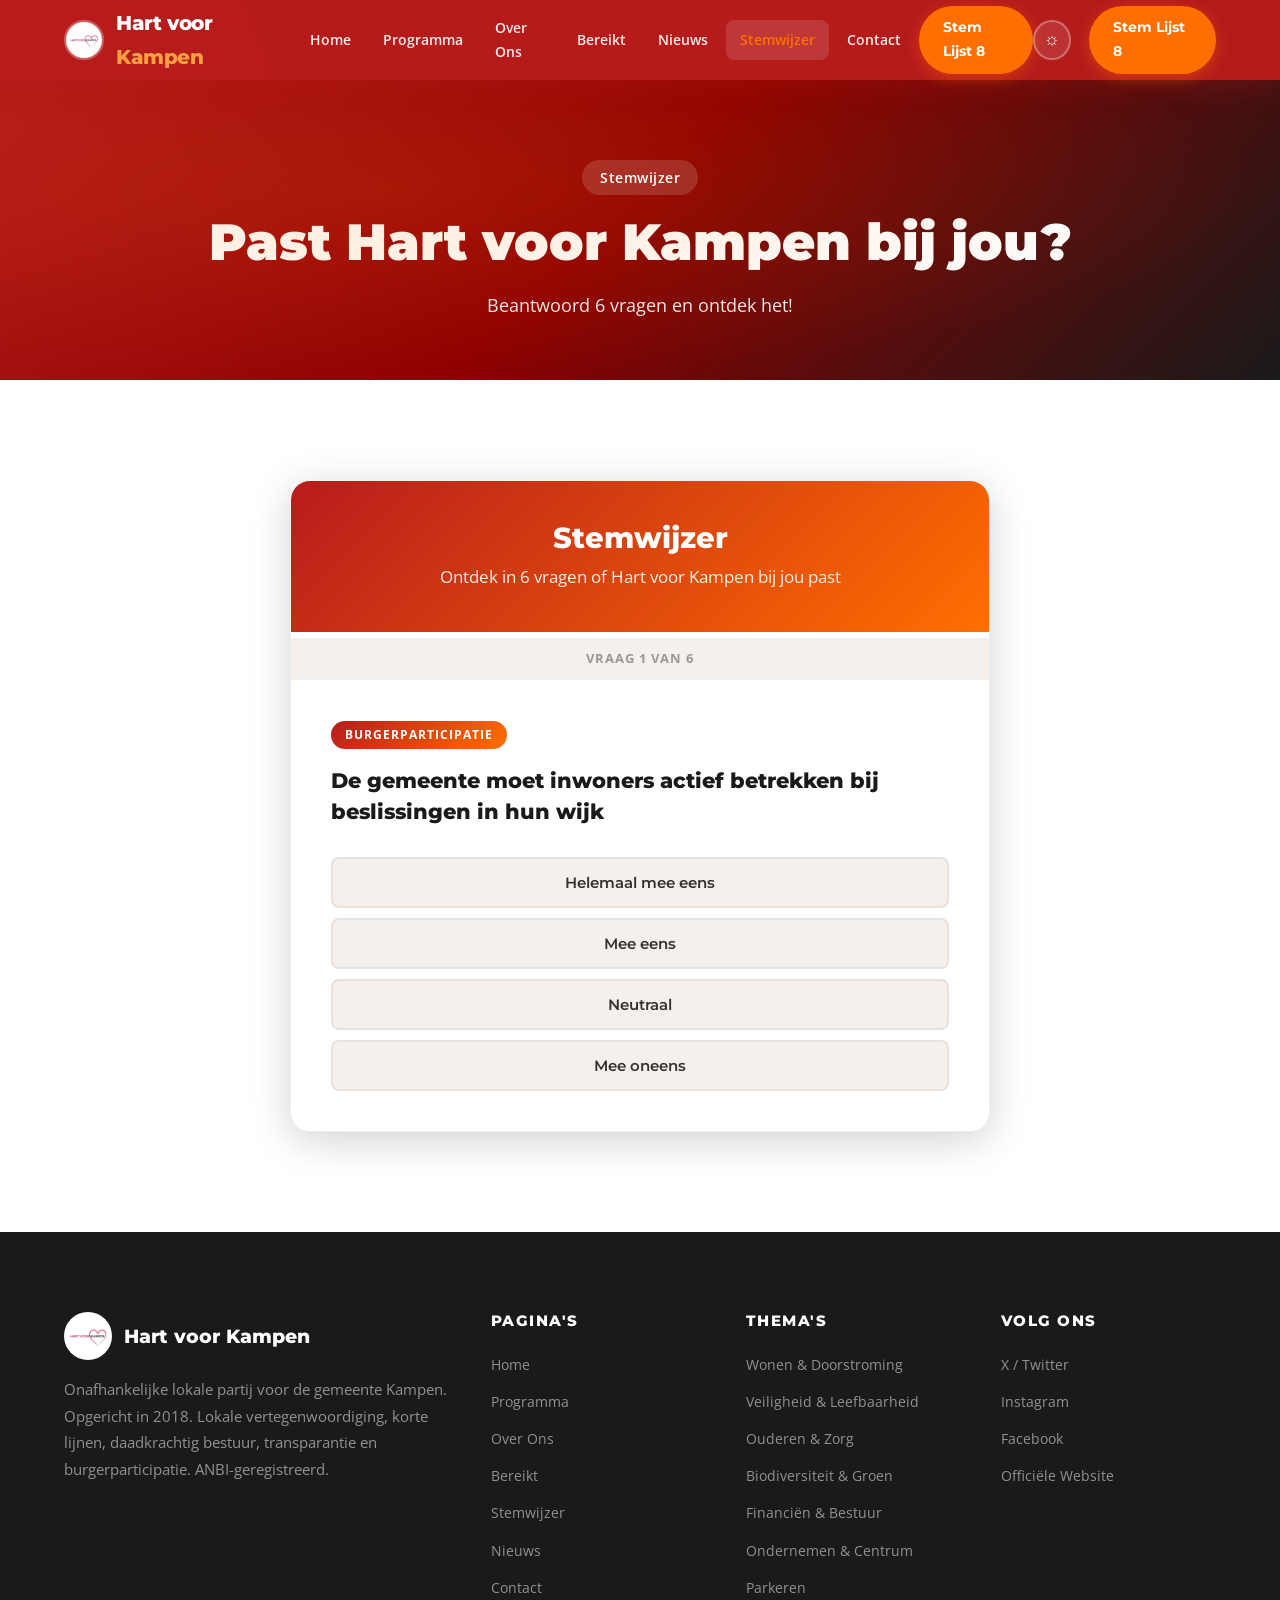
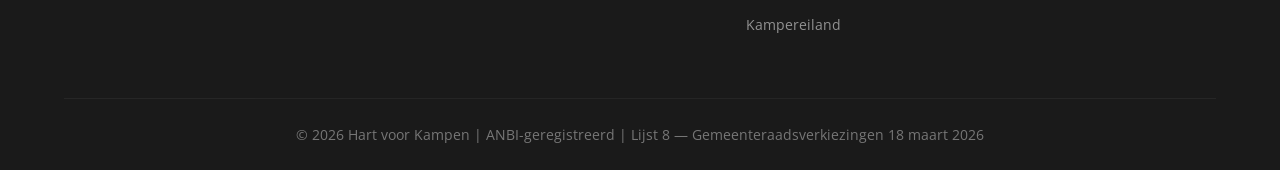
<file: stemwijzer.html>
<!DOCTYPE html>
<html lang="nl">
<head>
  <meta charset="UTF-8">
  <meta name="viewport" content="width=device-width, initial-scale=1.0">
  <title>Stemwijzer - Hart voor Kampen | Lijst 8</title>
  <meta name="description" content="Doe de stemwijzer en ontdek of Hart voor Kampen bij jou past!">
  <link rel="icon" type="image/jpeg" href="hvFoWrmd_400x400.jpg">
  <link rel="stylesheet" href="style.css">
</head>
<body>

  <div class="cursor-glow" id="cursorGlow"></div>
  <div class="mobile-overlay" id="mobileOverlay"></div>

  <!-- NAVBAR -->
  <nav class="navbar scrolled" id="navbar">
    <div class="container">
      <a href="index.html" class="nav-brand">
        <img src="hvFoWrmd_400x400.jpg" alt="Hart voor Kampen Logo">
        <span class="nav-brand-text">Hart voor <span class="accent">Kampen</span></span>
      </a>
      <ul class="nav-links" id="navLinks">
        <li><a href="index.html">Home</a></li>
        <li><a href="programma.html">Programma</a></li>
        <li><a href="over-ons.html">Over Ons</a></li>
        <li><a href="bereikt.html">Bereikt</a></li>
        <li><a href="nieuws.html">Nieuws</a></li>
        <li><a href="stemwijzer.html" class="active">Stemwijzer</a></li>
        <li><a href="contact.html">Contact</a></li>
        <li class="nav-cta-mobile"><a href="contact.html" class="nav-cta">Stem Lijst 8</a></li>
      </ul>
      <div class="nav-right-group">
        <button class="dark-mode-toggle" id="darkModeToggle" aria-label="Donkere modus">
          <span class="icon-sun">&#9788;</span>
          <span class="icon-moon">&#9790;</span>
        </button>
        <a href="contact.html" class="nav-cta nav-cta-desktop">Stem Lijst 8</a>
      </div>
      <button class="hamburger" id="hamburger" aria-label="Open menu">
        <span></span><span></span><span></span>
      </button>
    </div>
  </nav>

  <!-- Page Header -->
  <section class="page-header">
    <div class="container">
      <span class="badge">Stemwijzer</span>
      <h1>Past Hart voor Kampen bij jou?</h1>
      <p>Beantwoord 6 vragen en ontdek het!</p>
    </div>
  </section>

  <!-- STEMWIJZER -->
  <section id="stemwijzer" class="stemwijzer">
    <div class="container">
      <div class="stemwijzer-inner reveal" id="stemwijzerQuiz">
        <div class="stemwijzer-header">
          <h3>Stemwijzer</h3>
          <p>Ontdek in 6 vragen of Hart voor Kampen bij jou past</p>
        </div>

        <div class="stemwijzer-progress">
          <div class="stemwijzer-progress-bar" id="quizProgressBar" style="width: 0%"></div>
        </div>
        <div class="stemwijzer-progress-text" id="quizProgressText">Vraag 1 van 6</div>

        <div class="stemwijzer-body" id="quizBody">
          <div class="stemwijzer-question active" data-question="0">
            <span class="stemwijzer-question-category">Burgerparticipatie</span>
            <h4>De gemeente moet inwoners actief betrekken bij beslissingen in hun wijk</h4>
            <div class="stemwijzer-options">
              <button class="stemwijzer-option" data-value="4">Helemaal mee eens</button>
              <button class="stemwijzer-option" data-value="3">Mee eens</button>
              <button class="stemwijzer-option" data-value="2">Neutraal</button>
              <button class="stemwijzer-option" data-value="1">Mee oneens</button>
            </div>
          </div>

          <div class="stemwijzer-question" data-question="1">
            <span class="stemwijzer-question-category">Wonen</span>
            <h4>Betaalbare woningen voor starters en ouderen moeten prioriteit krijgen</h4>
            <div class="stemwijzer-options">
              <button class="stemwijzer-option" data-value="4">Helemaal mee eens</button>
              <button class="stemwijzer-option" data-value="3">Mee eens</button>
              <button class="stemwijzer-option" data-value="2">Neutraal</button>
              <button class="stemwijzer-option" data-value="1">Mee oneens</button>
            </div>
          </div>

          <div class="stemwijzer-question" data-question="2">
            <span class="stemwijzer-question-category">Financi&euml;n</span>
            <h4>Dividenduitkeringen van ROVA moeten terugvloeien naar inwoners</h4>
            <div class="stemwijzer-options">
              <button class="stemwijzer-option" data-value="4">Helemaal mee eens</button>
              <button class="stemwijzer-option" data-value="3">Mee eens</button>
              <button class="stemwijzer-option" data-value="2">Neutraal</button>
              <button class="stemwijzer-option" data-value="1">Mee oneens</button>
            </div>
          </div>

          <div class="stemwijzer-question" data-question="3">
            <span class="stemwijzer-question-category">Groen</span>
            <h4>Kampen moet investeren in meer groen en biodiversiteit</h4>
            <div class="stemwijzer-options">
              <button class="stemwijzer-option" data-value="4">Helemaal mee eens</button>
              <button class="stemwijzer-option" data-value="3">Mee eens</button>
              <button class="stemwijzer-option" data-value="2">Neutraal</button>
              <button class="stemwijzer-option" data-value="1">Mee oneens</button>
            </div>
          </div>

          <div class="stemwijzer-question" data-question="4">
            <span class="stemwijzer-question-category">Veiligheid</span>
            <h4>Veiligheid en leefbaarheid in de wijken verdienen meer aandacht</h4>
            <div class="stemwijzer-options">
              <button class="stemwijzer-option" data-value="4">Helemaal mee eens</button>
              <button class="stemwijzer-option" data-value="3">Mee eens</button>
              <button class="stemwijzer-option" data-value="2">Neutraal</button>
              <button class="stemwijzer-option" data-value="1">Mee oneens</button>
            </div>
          </div>

          <div class="stemwijzer-question" data-question="5">
            <span class="stemwijzer-question-category">Lokaal</span>
            <h4>Een lokale partij kan beter opkomen voor Kampen dan een landelijke partij</h4>
            <div class="stemwijzer-options">
              <button class="stemwijzer-option" data-value="4">Helemaal mee eens</button>
              <button class="stemwijzer-option" data-value="3">Mee eens</button>
              <button class="stemwijzer-option" data-value="2">Neutraal</button>
              <button class="stemwijzer-option" data-value="1">Mee oneens</button>
            </div>
          </div>
        </div>

        <!-- Result -->
        <div class="stemwijzer-result" id="quizResult">
          <div class="stemwijzer-result-emoji" id="quizResultEmoji"></div>
          <h4 id="quizResultTitle"></h4>
          <p id="quizResultText"></p>
          <div id="quizResultAction"></div>

          <div class="stemwijzer-share">
            <a class="stemwijzer-share-btn twitter" id="shareTwitter" href="#" target="_blank" rel="noopener">
              <svg viewBox="0 0 24 24"><path d="M18.244 2.25h3.308l-7.227 8.26 8.502 11.24H16.17l-5.214-6.817L4.99 21.75H1.68l7.73-8.835L1.254 2.25H8.08l4.713 6.231zm-1.161 17.52h1.833L7.084 4.126H5.117z"/></svg>
              Deel op X
            </a>
            <a class="stemwijzer-share-btn whatsapp" id="shareWhatsApp" href="#" target="_blank" rel="noopener">
              <svg viewBox="0 0 24 24"><path d="M17.472 14.382c-.297-.149-1.758-.867-2.03-.967-.273-.099-.471-.148-.67.15-.197.297-.767.966-.94 1.164-.173.199-.347.223-.644.075-.297-.15-1.255-.463-2.39-1.475-.883-.788-1.48-1.761-1.653-2.059-.173-.297-.018-.458.13-.606.134-.133.298-.347.446-.52.149-.174.198-.298.298-.497.099-.198.05-.371-.025-.52-.075-.149-.669-1.612-.916-2.207-.242-.579-.487-.5-.669-.51-.173-.008-.371-.01-.57-.01-.198 0-.52.074-.792.372-.272.297-1.04 1.016-1.04 2.479 0 1.462 1.065 2.875 1.213 3.074.149.198 2.096 3.2 5.077 4.487.709.306 1.262.489 1.694.625.712.227 1.36.195 1.871.118.571-.085 1.758-.719 2.006-1.413.248-.694.248-1.289.173-1.413-.074-.124-.272-.198-.57-.347m-5.421 7.403h-.004a9.87 9.87 0 01-5.031-1.378l-.361-.214-3.741.982.998-3.648-.235-.374a9.86 9.86 0 01-1.51-5.26c.001-5.45 4.436-9.884 9.888-9.884 2.64 0 5.122 1.03 6.988 2.898a9.825 9.825 0 012.893 6.994c-.003 5.45-4.437 9.884-9.885 9.884m8.413-18.297A11.815 11.815 0 0012.05 0C5.495 0 .16 5.335.157 11.892c0 2.096.547 4.142 1.588 5.945L.057 24l6.305-1.654a11.882 11.882 0 005.683 1.448h.005c6.554 0 11.89-5.335 11.893-11.893a11.821 11.821 0 00-3.48-8.413z"/></svg>
              WhatsApp
            </a>
            <a class="stemwijzer-share-btn facebook" id="shareFacebook" href="#" target="_blank" rel="noopener">
              <svg viewBox="0 0 24 24"><path d="M18 2h-3a5 5 0 0 0-5 5v3H7v4h3v8h4v-8h3l1-4h-4V7a1 1 0 0 1 1-1h3z"/></svg>
              Facebook
            </a>
          </div>

          <button class="stemwijzer-restart" id="quizRestart">Opnieuw beginnen</button>
        </div>
      </div>
    </div>
  </section>

  <!-- FOOTER -->
  <footer class="footer">
    <div class="container">
      <div class="footer-grid">
        <div class="footer-about">
          <div class="footer-brand">
            <img src="hvFoWrmd_400x400.jpg" alt="Hart voor Kampen">
            <span>Hart voor Kampen</span>
          </div>
          <p>Onafhankelijke lokale partij voor de gemeente Kampen. Opgericht in 2018. Lokale vertegenwoordiging, korte lijnen, daadkrachtig bestuur, transparantie en burgerparticipatie. ANBI-geregistreerd.</p>
        </div>
        <div>
          <h4>Pagina's</h4>
          <ul>
            <li><a href="index.html">Home</a></li>
            <li><a href="programma.html">Programma</a></li>
            <li><a href="over-ons.html">Over Ons</a></li>
            <li><a href="bereikt.html">Bereikt</a></li>
            <li><a href="stemwijzer.html">Stemwijzer</a></li>
            <li><a href="nieuws.html">Nieuws</a></li>
            <li><a href="contact.html">Contact</a></li>
          </ul>
        </div>
        <div>
          <h4>Thema's</h4>
          <ul>
            <li><a href="programma.html">Wonen &amp; Doorstroming</a></li>
            <li><a href="programma.html">Veiligheid &amp; Leefbaarheid</a></li>
            <li><a href="programma.html">Ouderen &amp; Zorg</a></li>
            <li><a href="programma.html">Biodiversiteit &amp; Groen</a></li>
            <li><a href="programma.html">Financi&euml;n &amp; Bestuur</a></li>
            <li><a href="programma.html">Ondernemen &amp; Centrum</a></li>
            <li><a href="programma.html">Parkeren</a></li>
            <li><a href="programma.html">Kampereiland</a></li>
          </ul>
        </div>
        <div>
          <h4>Volg Ons</h4>
          <ul>
            <li><a href="https://x.com/hartvoorkampen" target="_blank" rel="noopener">X / Twitter</a></li>
            <li><a href="https://www.instagram.com/hartvoorkampen/" target="_blank" rel="noopener">Instagram</a></li>
            <li><a href="https://www.facebook.com/hartvoorkampen" target="_blank" rel="noopener">Facebook</a></li>
            <li><a href="https://www.hartvoorkampen.nl/" target="_blank" rel="noopener">Offici&euml;le Website</a></li>
          </ul>
        </div>
      </div>
      <div class="footer-bottom">
        <p>&copy; 2026 Hart voor Kampen | ANBI-geregistreerd | Lijst 8 &mdash; Gemeenteraadsverkiezingen 18 maart 2026</p>
      </div>
    </div>
  </footer>

  <script>
    // ---- Cursor Glow ----
    (function() {
      var glow = document.getElementById('cursorGlow');
      var mx = -200, my = -200, glowX = -200, glowY = -200;
      document.addEventListener('mousemove', function(e) { mx = e.clientX; my = e.clientY; });
      function updateGlow() { glowX += (mx - glowX) * 0.15; glowY += (my - glowY) * 0.15; glow.style.left = glowX + 'px'; glow.style.top = glowY + 'px'; requestAnimationFrame(updateGlow); }
      updateGlow();
      if ('ontouchstart' in window) glow.style.display = 'none';
    })();

    // ---- Mobile Menu ----
    (function() {
      var hamburger = document.getElementById('hamburger');
      var navLinks = document.getElementById('navLinks');
      var overlay = document.getElementById('mobileOverlay');
      function closeMenu() { hamburger.classList.remove('active'); navLinks.classList.remove('open'); overlay.classList.remove('active'); document.body.style.overflow = ''; }
      function openMenu() { hamburger.classList.add('active'); navLinks.classList.add('open'); overlay.classList.add('active'); document.body.style.overflow = 'hidden'; }
      hamburger.addEventListener('click', function() { if (navLinks.classList.contains('open')) closeMenu(); else openMenu(); });
      overlay.addEventListener('click', closeMenu);
      navLinks.querySelectorAll('a').forEach(function(link) { link.addEventListener('click', closeMenu); });
    })();

    // ---- Scroll Reveal ----
    (function() {
      var revealElements = document.querySelectorAll('.reveal, .reveal-left, .reveal-right, .reveal-scale');
      var observer = new IntersectionObserver(function(entries) { entries.forEach(function(entry) { if (entry.isIntersecting) entry.target.classList.add('visible'); }); }, { threshold: 0.1, rootMargin: '0px 0px -40px 0px' });
      revealElements.forEach(function(el) { observer.observe(el); });
    })();

    // ---- Stemwijzer Quiz ----
    (function() {
      var currentQuestion = 0;
      var scores = [];
      var totalQuestions = 6;
      var progressBar = document.getElementById('quizProgressBar');
      var progressText = document.getElementById('quizProgressText');
      var quizBody = document.getElementById('quizBody');
      var quizResult = document.getElementById('quizResult');
      var questions = document.querySelectorAll('.stemwijzer-question');

      var allOptions = document.querySelectorAll('.stemwijzer-option');
      allOptions.forEach(function(btn) {
        btn.addEventListener('click', function() {
          var value = parseInt(this.getAttribute('data-value'));
          var questionEl = this.closest('.stemwijzer-question');
          questionEl.querySelectorAll('.stemwijzer-option').forEach(function(b) { b.classList.remove('selected'); });
          this.classList.add('selected');
          scores[currentQuestion] = value;

          setTimeout(function() {
            currentQuestion++;
            if (currentQuestion >= totalQuestions) {
              showResult();
            } else {
              questionEl.classList.remove('active');
              questionEl.classList.add('exit-left');
              questions[currentQuestion].classList.add('active');
              progressBar.style.width = ((currentQuestion) / totalQuestions * 100) + '%';
              progressText.textContent = 'Vraag ' + (currentQuestion + 1) + ' van ' + totalQuestions;
            }
          }, 300);
        });
      });

      function showResult() {
        progressBar.style.width = '100%';
        progressText.textContent = 'Resultaat';
        quizBody.style.display = 'none';
        quizResult.classList.add('active');

        var totalScore = scores.reduce(function(a, b) { return a + b; }, 0);
        var emoji = document.getElementById('quizResultEmoji');
        var title = document.getElementById('quizResultTitle');
        var text = document.getElementById('quizResultText');
        var action = document.getElementById('quizResultAction');
        var shareText = '';

        if (totalScore >= 18) {
          emoji.textContent = '\uD83C\uDF89';
          title.textContent = 'Hart voor Kampen past perfect bij jou!';
          text.textContent = 'Jouw idee\u00ebn sluiten naadloos aan bij onze visie voor Kampen. Samen maken we onze gemeente sterker!';
          action.innerHTML = '<a href="contact.html" class="btn btn-primary" style="margin:8px;">Stem Lijst 8 op 18 maart!</a>';
          shareText = 'Hart voor Kampen past perfect bij mij! Doe de stemwijzer en ontdek of het ook bij jou past.';
        } else if (totalScore >= 12) {
          emoji.textContent = '\uD83D\uDC4D';
          title.textContent = 'Je deelt veel standpunten met Hart voor Kampen!';
          text.textContent = 'Bekijk ons programma om meer te ontdekken over onze plannen voor Kampen.';
          action.innerHTML = '<a href="programma.html" class="btn btn-primary" style="margin:8px;">Bekijk Ons Programma</a>';
          shareText = 'Ik deel veel standpunten met Hart voor Kampen! Doe zelf de stemwijzer.';
        } else {
          emoji.textContent = '\uD83D\uDE4F';
          title.textContent = 'Bedankt voor je deelname!';
          text.textContent = 'Bekijk ons volledige programma \u2014 misschien verrassen we je nog.';
          action.innerHTML = '<a href="programma.html" class="btn btn-outline-dark" style="margin:8px;">Bekijk Ons Programma</a>';
          shareText = 'Ik deed de stemwijzer van Hart voor Kampen. Doe jij hem ook?';
        }

        var url = encodeURIComponent(window.location.href);
        var shareEncoded = encodeURIComponent(shareText);
        document.getElementById('shareTwitter').href = 'https://twitter.com/intent/tweet?text=' + shareEncoded + '&url=' + url;
        document.getElementById('shareWhatsApp').href = 'https://wa.me/?text=' + shareEncoded + '%20' + url;
        document.getElementById('shareFacebook').href = 'https://www.facebook.com/sharer/sharer.php?u=' + url + '&quote=' + shareEncoded;
      }

      document.getElementById('quizRestart').addEventListener('click', function() {
        currentQuestion = 0;
        scores = [];
        quizBody.style.display = '';
        quizResult.classList.remove('active');
        progressBar.style.width = '0%';
        progressText.textContent = 'Vraag 1 van 6';
        questions.forEach(function(q) {
          q.classList.remove('active', 'exit-left');
          q.querySelectorAll('.stemwijzer-option').forEach(function(b) { b.classList.remove('selected'); });
        });
        questions[0].classList.add('active');
      });
    })();

    // ---- Dark Mode ----
    (function() {
      var toggle = document.getElementById('darkModeToggle');
      var body = document.body;
      if (localStorage.getItem('hvk-dark-mode') === 'true') body.classList.add('dark-mode');
      toggle.addEventListener('click', function() {
        body.classList.toggle('dark-mode');
        localStorage.setItem('hvk-dark-mode', body.classList.contains('dark-mode'));
      });
    })();
  </script>

</body>
</html>
</file>
<file: style.css>
/* ============================================================
   HART VOOR KAMPEN -- Campaign Website Styles
   Gemeenteraadsverkiezingen 18 maart 2026 -- Lijst 8
   ============================================================ */

/* --- Google Fonts Import --- */
@import url('https://fonts.googleapis.com/css2?family=Montserrat:wght@400;600;700;800;900&family=Open+Sans:wght@400;500;600;700&display=swap');

/* --- CSS Custom Properties --- */
:root {
  --red-deep: #b71c1c;
  --red-dark: #8e0000;
  --red-light: #d32f2f;
  --red-glow: #ff1744;
  --orange: #ff6f00;
  --orange-light: #ffa040;
  --orange-bright: #ff9100;
  --gold: #ffc107;
  --cream: #fff8f0;
  --warm-gray: #f5f0eb;
  --dark: #1a1a1a;
  --dark-soft: #2c2c2c;
  --text: #333;
  --text-light: #666;
  --text-muted: #999;
  --white: #ffffff;
  --shadow-sm: 0 2px 8px rgba(0,0,0,0.08);
  --shadow-md: 0 4px 20px rgba(0,0,0,0.12);
  --shadow-lg: 0 8px 40px rgba(0,0,0,0.18);
  --shadow-xl: 0 12px 60px rgba(0,0,0,0.25);
  --radius-sm: 8px;
  --radius-md: 12px;
  --radius-lg: 20px;
  --radius-xl: 30px;
  --transition-fast: 0.2s ease;
  --transition-med: 0.4s cubic-bezier(0.4, 0, 0.2, 1);
  --transition-slow: 0.6s cubic-bezier(0.4, 0, 0.2, 1);
  --font-heading: 'Montserrat', 'Segoe UI', sans-serif;
  --font-body: 'Open Sans', 'Segoe UI', sans-serif;
  --container-max: 1200px;
  --nav-height: 80px;

  /* Dark mode variables */
  --bg-primary: #ffffff;
  --bg-secondary: #f5f0eb;
  --bg-card: #ffffff;
  --bg-card-alt: #f5f0eb;
  --border-color: rgba(0,0,0,0.06);
  --text-primary: #333;
  --text-secondary: #666;
  --text-tertiary: #999;
  --heading-color: #1a1a1a;
}

/* --- Dark Mode Variables --- */
body.dark-mode {
  --bg-primary: #121212;
  --bg-secondary: #1e1e1e;
  --bg-card: #1e1e1e;
  --bg-card-alt: #2a2a2a;
  --border-color: rgba(255,255,255,0.1);
  --text-primary: #e0e0e0;
  --text-secondary: #aaa;
  --text-tertiary: #888;
  --heading-color: #f0f0f0;
  --warm-gray: #1e1e1e;
  --white: #121212;
  --dark: #f0f0f0;
  --text: #e0e0e0;
  --text-light: #aaa;
  --text-muted: #888;
  --cream: #1a1a1a;
  --shadow-sm: 0 2px 8px rgba(0,0,0,0.3);
  --shadow-md: 0 4px 20px rgba(0,0,0,0.4);
  --shadow-lg: 0 8px 40px rgba(0,0,0,0.5);
  --shadow-xl: 0 12px 60px rgba(0,0,0,0.6);
}

/* --- Reset & Base --- */
*, *::before, *::after {
  box-sizing: border-box;
  margin: 0;
  padding: 0;
}

html {
  scroll-behavior: smooth;
  font-size: 16px;
  scroll-padding-top: var(--nav-height);
}

body {
  font-family: var(--font-body);
  color: var(--text);
  background: var(--bg-primary);
  line-height: 1.7;
  overflow-x: hidden;
  -webkit-font-smoothing: antialiased;
  -moz-osx-font-smoothing: grayscale;
  transition: background 0.4s ease, color 0.4s ease;
}

img {
  max-width: 100%;
  height: auto;
  display: block;
}

a {
  color: inherit;
  text-decoration: none;
  transition: color var(--transition-fast);
}

h1, h2, h3, h4, h5, h6 {
  font-family: var(--font-heading);
  font-weight: 800;
  line-height: 1.2;
}

.container {
  max-width: var(--container-max);
  margin: 0 auto;
  padding: 0 24px;
}

/* --- Section Defaults --- */
section {
  position: relative;
}

.section-padding {
  padding: 100px 0;
}

.section-header {
  text-align: center;
  margin-bottom: 60px;
}

.section-header .badge {
  display: inline-block;
  background: linear-gradient(135deg, var(--red-deep), var(--orange));
  color: #fff;
  padding: 6px 20px;
  border-radius: 50px;
  font-size: 0.8rem;
  font-weight: 700;
  text-transform: uppercase;
  letter-spacing: 2px;
  margin-bottom: 18px;
}

.section-header h2 {
  font-size: clamp(2rem, 4vw, 3rem);
  color: var(--dark);
  margin-bottom: 16px;
  display: inline-block;
  position: relative;
}

/* Animated underline for section titles */
.section-header h2::after {
  content: '';
  position: absolute;
  bottom: -6px;
  left: 0;
  width: 100%;
  height: 3px;
  background: linear-gradient(90deg, var(--red-deep), var(--orange));
  border-radius: 3px;
  transform: scaleX(0);
  transform-origin: left;
  transition: transform 0.8s cubic-bezier(0.4, 0, 0.2, 1);
}

.section-header.visible h2::after,
.section-header h2.underline-visible::after {
  transform: scaleX(1);
}

.section-header p {
  font-size: 1.15rem;
  color: var(--text-light);
  max-width: 650px;
  margin: 0 auto;
}

/* --- Scroll Reveal Animations --- */
.reveal {
  opacity: 0;
  transform: translateY(40px);
  transition: opacity 0.8s cubic-bezier(0.4, 0, 0.2, 1),
              transform 0.8s cubic-bezier(0.4, 0, 0.2, 1);
}

.reveal.visible {
  opacity: 1;
  transform: translateY(0);
}

.reveal-left {
  opacity: 0;
  transform: translateX(-60px);
  transition: opacity 0.8s cubic-bezier(0.4, 0, 0.2, 1),
              transform 0.8s cubic-bezier(0.4, 0, 0.2, 1);
}

.reveal-left.visible {
  opacity: 1;
  transform: translateX(0);
}

.reveal-right {
  opacity: 0;
  transform: translateX(60px);
  transition: opacity 0.8s cubic-bezier(0.4, 0, 0.2, 1),
              transform 0.8s cubic-bezier(0.4, 0, 0.2, 1);
}

.reveal-right.visible {
  opacity: 1;
  transform: translateX(0);
}

.reveal-scale {
  opacity: 0;
  transform: scale(0.85);
  transition: opacity 0.8s cubic-bezier(0.4, 0, 0.2, 1),
              transform 0.8s cubic-bezier(0.4, 0, 0.2, 1);
}

.reveal-scale.visible {
  opacity: 1;
  transform: scale(1);
}

/* Staggered delays */
.delay-1 { transition-delay: 0.1s; }
.delay-2 { transition-delay: 0.2s; }
.delay-3 { transition-delay: 0.3s; }
.delay-4 { transition-delay: 0.4s; }
.delay-5 { transition-delay: 0.5s; }

/* ============================================================
   CURSOR GLOW EFFECT
   ============================================================ */
.cursor-glow {
  position: fixed;
  width: 200px;
  height: 200px;
  border-radius: 50%;
  background: radial-gradient(circle, rgba(255, 111, 0, 0.08) 0%, rgba(183, 28, 28, 0.04) 40%, transparent 70%);
  pointer-events: none;
  z-index: 9999;
  transform: translate(-50%, -50%);
  transition: opacity 0.3s ease;
  mix-blend-mode: screen;
}

body.dark-mode .cursor-glow {
  background: radial-gradient(circle, rgba(255, 111, 0, 0.12) 0%, rgba(183, 28, 28, 0.06) 40%, transparent 70%);
}

/* ============================================================
   FLOATING SOCIAL SIDEBAR
   ============================================================ */
.social-sidebar {
  position: fixed;
  left: 0;
  top: 50%;
  transform: translateY(-50%) translateX(-100%);
  z-index: 997;
  display: flex;
  flex-direction: column;
  gap: 8px;
  padding: 12px 8px;
  background: var(--bg-card);
  border-radius: 0 var(--radius-md) var(--radius-md) 0;
  box-shadow: var(--shadow-md);
  transition: transform 0.5s cubic-bezier(0.4, 0, 0.2, 1);
  border: 1px solid var(--border-color);
  border-left: none;
}

.social-sidebar.visible {
  transform: translateY(-50%) translateX(0);
}

.social-sidebar a {
  width: 40px;
  height: 40px;
  border-radius: 50%;
  background: linear-gradient(135deg, var(--red-deep), var(--orange));
  display: flex;
  align-items: center;
  justify-content: center;
  transition: all var(--transition-fast);
  color: #fff;
}

.social-sidebar a:hover {
  transform: scale(1.15);
  box-shadow: 0 4px 15px rgba(183, 28, 28, 0.4);
}

.social-sidebar a svg {
  width: 18px;
  height: 18px;
  fill: #fff;
}

/* ============================================================
   DARK MODE TOGGLE
   ============================================================ */
.dark-mode-toggle {
  width: 40px;
  height: 40px;
  border-radius: 50%;
  border: 2px solid rgba(255,255,255,0.3);
  background: rgba(255,255,255,0.1);
  cursor: pointer;
  display: flex;
  align-items: center;
  justify-content: center;
  transition: all var(--transition-fast);
  margin-right: 10px;
  z-index: 1001;
  color: #fff;
  font-size: 1.1rem;
  padding: 0;
  line-height: 1;
}

.dark-mode-toggle:hover {
  background: rgba(255,255,255,0.2);
  transform: scale(1.1);
}

.dark-mode-toggle .icon-sun,
.dark-mode-toggle .icon-moon {
  display: none;
}

body:not(.dark-mode) .dark-mode-toggle .icon-sun {
  display: block;
}

body.dark-mode .dark-mode-toggle .icon-moon {
  display: block;
}

/* ============================================================
   1. NAVBAR
   ============================================================ */
.navbar {
  position: fixed;
  top: 0;
  left: 0;
  width: 100%;
  z-index: 1000;
  transition: background var(--transition-med),
              box-shadow var(--transition-med),
              padding var(--transition-med);
  padding: 12px 0;
  background: transparent;
}

.navbar.scrolled {
  background: rgba(183, 28, 28, 0.97);
  box-shadow: 0 4px 30px rgba(183, 28, 28, 0.3);
  padding: 6px 0;
  backdrop-filter: blur(10px);
  -webkit-backdrop-filter: blur(10px);
}

body.dark-mode .navbar.scrolled {
  background: rgba(30, 30, 30, 0.97);
  box-shadow: 0 4px 30px rgba(0, 0, 0, 0.5);
}

.navbar .container {
  display: flex;
  align-items: center;
  justify-content: space-between;
}

.nav-brand {
  display: flex;
  align-items: center;
  gap: 12px;
  z-index: 1001;
  text-decoration: none;
}

.nav-brand img {
  width: 48px;
  height: 48px;
  border-radius: 50%;
  border: 2px solid rgba(255,255,255,0.3);
  transition: all var(--transition-fast);
  object-fit: cover;
  animation: heartbeat 1.8s ease-in-out infinite;
}

/* Heartbeat animation */
@keyframes heartbeat {
  0% { transform: scale(1); }
  14% { transform: scale(1.1); }
  21% { transform: scale(1); }
  28% { transform: scale(1.08); }
  35% { transform: scale(1); }
  100% { transform: scale(1); }
}

.navbar.scrolled .nav-brand img {
  width: 40px;
  height: 40px;
}

.nav-brand img:hover {
  animation-play-state: paused;
  transform: scale(1.1);
}

.nav-brand-text {
  font-family: var(--font-heading);
  font-weight: 800;
  font-size: 1.25rem;
  color: #fff;
  letter-spacing: -0.02em;
}

.nav-brand-text .accent {
  color: var(--orange-light);
}

.nav-links {
  display: flex;
  align-items: center;
  gap: 4px;
  list-style: none;
}

.nav-links li a {
  color: rgba(255,255,255,0.9);
  font-weight: 600;
  font-size: 0.88rem;
  padding: 8px 14px;
  border-radius: var(--radius-sm);
  transition: all var(--transition-fast);
  display: block;
}

.nav-links li a:hover,
.nav-links li a.active {
  color: #fff;
  background: rgba(255,255,255,0.12);
}

.nav-cta {
  background: var(--orange) !important;
  color: #fff !important;
  padding: 10px 24px !important;
  border-radius: 50px !important;
  font-weight: 700 !important;
  box-shadow: 0 4px 15px rgba(255, 111, 0, 0.4);
  transition: all var(--transition-fast) !important;
  font-family: var(--font-heading);
  font-size: 0.88rem;
  border: none;
  cursor: pointer;
  text-decoration: none;
  display: inline-block;
}

.nav-cta:hover {
  background: var(--orange-light) !important;
  transform: translateY(-2px);
  box-shadow: 0 6px 20px rgba(255, 111, 0, 0.5) !important;
}

.nav-right-group {
  display: flex;
  align-items: center;
  gap: 8px;
}

/* Hamburger */
.hamburger {
  display: none;
  flex-direction: column;
  gap: 5px;
  cursor: pointer;
  z-index: 1001;
  padding: 8px;
  background: none;
  border: none;
}

.hamburger span {
  display: block;
  width: 26px;
  height: 3px;
  background: #fff;
  border-radius: 3px;
  transition: all var(--transition-med);
  transform-origin: center;
}

.hamburger.active span:nth-child(1) {
  transform: translateY(8px) rotate(45deg);
}

.hamburger.active span:nth-child(2) {
  opacity: 0;
  transform: scaleX(0);
}

.hamburger.active span:nth-child(3) {
  transform: translateY(-8px) rotate(-45deg);
}

/* Mobile overlay */
.mobile-overlay {
  position: fixed;
  inset: 0;
  background: rgba(0,0,0,0.5);
  z-index: 999;
  opacity: 0;
  pointer-events: none;
  transition: opacity var(--transition-med);
}

.mobile-overlay.active {
  opacity: 1;
  pointer-events: all;
}

/* ============================================================
   2. HERO
   ============================================================ */
.hero {
  min-height: 100vh;
  display: flex;
  align-items: center;
  justify-content: center;
  position: relative;
  overflow: hidden;
}

.hero-bg {
  position: absolute;
  inset: 0;
  background-image: url('https://upload.wikimedia.org/wikipedia/commons/thumb/2/27/20151027_Zicht_op_Kampen_vanaf_Stadsbrug.jpg/1920px-20151027_Zicht_op_Kampen_vanaf_Stadsbrug.jpg');
  background-size: cover;
  background-position: center 40%;
  background-attachment: fixed;
  z-index: 0;
}

.hero-overlay {
  position: absolute;
  inset: 0;
  background: linear-gradient(
    160deg,
    rgba(183, 28, 28, 0.88) 0%,
    rgba(142, 0, 0, 0.75) 40%,
    rgba(26, 26, 26, 0.7) 100%
  );
  z-index: 1;
}

.hero-particles {
  position: absolute;
  inset: 0;
  z-index: 2;
  overflow: hidden;
  pointer-events: none;
}

#heroParticleCanvas {
  position: absolute;
  inset: 0;
  width: 100%;
  height: 100%;
}

.particle {
  position: absolute;
  width: 4px;
  height: 4px;
  background: rgba(255, 255, 255, 0.15);
  border-radius: 50%;
  animation: float-up linear infinite;
}

@keyframes float-up {
  0% { transform: translateY(100vh) scale(0); opacity: 0; }
  20% { opacity: 1; }
  80% { opacity: 1; }
  100% { transform: translateY(-10vh) scale(1); opacity: 0; }
}

.hero-content {
  position: relative;
  z-index: 3;
  text-align: center;
  padding: 120px 24px 80px;
  max-width: 900px;
}

.hero-badge {
  display: inline-flex;
  align-items: center;
  gap: 8px;
  background: rgba(255, 255, 255, 0.12);
  backdrop-filter: blur(12px);
  -webkit-backdrop-filter: blur(12px);
  border: 1px solid rgba(255, 255, 255, 0.2);
  color: #fff;
  padding: 10px 24px;
  border-radius: 50px;
  font-size: 0.85rem;
  font-weight: 600;
  margin-bottom: 30px;
  animation: fadeInDown 1s ease 0.3s both;
}

.hero-badge .pulse-dot {
  width: 8px;
  height: 8px;
  background: var(--orange);
  border-radius: 50%;
  animation: pulse 2s ease infinite;
}

@keyframes pulse {
  0%, 100% { transform: scale(1); opacity: 1; }
  50% { transform: scale(1.5); opacity: 0.6; }
}

/* Hero text staggered slide-in */
.hero h1 {
  font-size: clamp(2.2rem, 5.5vw, 3.8rem);
  color: #fff;
  font-weight: 900;
  line-height: 1.1;
  margin-bottom: 24px;
  text-shadow: 0 2px 20px rgba(0,0,0,0.2);
}

.hero h1 .hero-line {
  display: block;
  opacity: 0;
  transform: translateY(30px);
  animation: heroLineIn 0.8s cubic-bezier(0.4, 0, 0.2, 1) forwards;
}

.hero h1 .hero-line:nth-child(1) { animation-delay: 0.5s; }
.hero h1 .hero-line:nth-child(2) { animation-delay: 0.7s; }
.hero h1 .hero-line:nth-child(3) { animation-delay: 0.9s; }

@keyframes heroLineIn {
  to {
    opacity: 1;
    transform: translateY(0);
  }
}

.hero h1 .accent {
  background: linear-gradient(135deg, var(--orange-light), var(--gold));
  -webkit-background-clip: text;
  -webkit-text-fill-color: transparent;
  background-clip: text;
}

.hero-subtitle {
  font-size: clamp(1rem, 2vw, 1.2rem);
  color: rgba(255, 255, 255, 0.9);
  max-width: 720px;
  margin: 0 auto 40px;
  line-height: 1.8;
  opacity: 0;
  transform: translateY(30px);
  animation: heroLineIn 0.8s cubic-bezier(0.4, 0, 0.2, 1) 1.1s forwards;
}

.hero-buttons {
  display: flex;
  gap: 16px;
  justify-content: center;
  flex-wrap: wrap;
  margin-bottom: 50px;
  opacity: 0;
  transform: translateY(30px);
  animation: heroLineIn 0.8s cubic-bezier(0.4, 0, 0.2, 1) 1.3s forwards;
}

/* Buttons */
.btn {
  display: inline-flex;
  align-items: center;
  justify-content: center;
  gap: 8px;
  padding: 16px 36px;
  border-radius: 50px;
  font-family: var(--font-heading);
  font-weight: 700;
  font-size: 1rem;
  cursor: pointer;
  border: none;
  transition: all var(--transition-med);
  text-decoration: none;
  position: relative;
  overflow: hidden;
}

.btn::after {
  content: '';
  position: absolute;
  inset: 0;
  background: linear-gradient(135deg, rgba(255,255,255,0.2), transparent);
  opacity: 0;
  transition: opacity var(--transition-fast);
}

.btn:hover::after {
  opacity: 1;
}

.btn-primary {
  background: var(--orange);
  color: #fff;
  box-shadow: 0 4px 20px rgba(255, 111, 0, 0.4);
}

.btn-primary:hover {
  transform: translateY(-3px);
  box-shadow: 0 8px 30px rgba(255, 111, 0, 0.5);
}

.btn-outline {
  background: transparent;
  color: #fff;
  border: 2px solid rgba(255,255,255,0.4);
}

.btn-outline:hover {
  background: rgba(255,255,255,0.1);
  border-color: #fff;
  transform: translateY(-3px);
}

.btn-red {
  background: var(--red-deep);
  color: #fff;
  box-shadow: 0 4px 20px rgba(183, 28, 28, 0.4);
}

.btn-red:hover {
  background: var(--red-light);
  transform: translateY(-3px);
  box-shadow: 0 8px 30px rgba(183, 28, 28, 0.5);
}

.btn-outline-dark {
  background: transparent;
  color: var(--red-deep);
  border: 2px solid var(--red-deep);
}

.btn-outline-dark:hover {
  background: var(--red-deep);
  color: #fff;
  transform: translateY(-3px);
}

/* Countdown */
.countdown {
  display: flex;
  gap: 20px;
  justify-content: center;
  opacity: 0;
  transform: translateY(30px);
  animation: heroLineIn 0.8s cubic-bezier(0.4, 0, 0.2, 1) 1.5s forwards;
}

.countdown-item {
  display: flex;
  flex-direction: column;
  align-items: center;
  background: rgba(255,255,255,0.08);
  backdrop-filter: blur(10px);
  -webkit-backdrop-filter: blur(10px);
  border: 1px solid rgba(255,255,255,0.15);
  padding: 16px 20px;
  border-radius: var(--radius-md);
  min-width: 85px;
  transition: all var(--transition-fast);
}

.countdown-item:hover {
  background: rgba(255,255,255,0.14);
  transform: translateY(-3px);
}

.countdown-number {
  font-family: var(--font-heading);
  font-size: 2.5rem;
  font-weight: 900;
  color: #fff;
  line-height: 1;
}

.countdown-label {
  font-size: 0.72rem;
  color: rgba(255,255,255,0.7);
  text-transform: uppercase;
  letter-spacing: 1.5px;
  font-weight: 600;
  margin-top: 4px;
}

/* Confetti button near countdown */
.confetti-trigger {
  display: inline-flex;
  align-items: center;
  justify-content: center;
  width: 36px;
  height: 36px;
  border-radius: 50%;
  background: rgba(255,255,255,0.15);
  border: 1px solid rgba(255,255,255,0.3);
  color: #fff;
  font-size: 1.1rem;
  cursor: pointer;
  transition: all var(--transition-fast);
  margin-left: 12px;
  vertical-align: middle;
  line-height: 1;
  padding: 0;
}

.confetti-trigger:hover {
  background: rgba(255,255,255,0.3);
  transform: scale(1.2);
}

/* Confetti canvas */
#confettiCanvas {
  position: fixed;
  top: 0;
  left: 0;
  width: 100%;
  height: 100%;
  pointer-events: none;
  z-index: 10000;
}

/* Wave Divider */
.wave-divider {
  position: absolute;
  bottom: -2px;
  left: 0;
  width: 100%;
  z-index: 4;
  line-height: 0;
}

.wave-divider svg {
  display: block;
  width: 100%;
  height: auto;
}

body.dark-mode .wave-divider svg path {
  fill: #121212;
}

/* ============================================================
   SECTION DIVIDERS (Angled / Gradient)
   ============================================================ */
.section-divider {
  position: relative;
  height: 80px;
  overflow: hidden;
  margin-top: -1px;
}

.section-divider--angle {
  background: linear-gradient(to right, var(--red-deep), var(--orange));
  clip-path: polygon(0 0, 100% 60%, 100% 100%, 0 100%);
}

.section-divider--gradient {
  background: linear-gradient(180deg, var(--bg-primary) 0%, var(--bg-secondary) 100%);
  height: 60px;
}

.section-divider--gradient-reverse {
  background: linear-gradient(180deg, var(--bg-secondary) 0%, var(--bg-primary) 100%);
  height: 60px;
}

/* ============================================================
   3. CORE VALUES
   ============================================================ */
.values {
  background: var(--bg-primary);
  padding: 100px 0 80px;
  position: relative;
  z-index: 5;
  transition: background 0.4s ease;
}

.values-grid {
  display: grid;
  grid-template-columns: repeat(4, 1fr);
  gap: 24px;
}

.value-card {
  background: var(--bg-card);
  border-radius: var(--radius-lg);
  padding: 40px 28px;
  text-align: center;
  position: relative;
  overflow: hidden;
  border: 1px solid var(--border-color);
  transition: all var(--transition-med);
  box-shadow: var(--shadow-sm);
  transform-style: preserve-3d;
  will-change: transform;
}

.value-card::before {
  content: '';
  position: absolute;
  top: 0;
  left: 0;
  right: 0;
  height: 4px;
  background: linear-gradient(90deg, var(--red-deep), var(--orange));
  transform: scaleX(0);
  transition: transform var(--transition-med);
  transform-origin: left;
}

.value-card:hover::before {
  transform: scaleX(1);
}

.value-card:hover {
  box-shadow: var(--shadow-lg);
}

.value-icon {
  width: 72px;
  height: 72px;
  border-radius: 50%;
  background: linear-gradient(135deg, rgba(183, 28, 28, 0.08), rgba(255, 111, 0, 0.08));
  display: flex;
  align-items: center;
  justify-content: center;
  margin: 0 auto 20px;
  font-size: 2rem;
  transition: all var(--transition-med);
}

.value-card:hover .value-icon {
  background: linear-gradient(135deg, var(--red-deep), var(--orange));
  transform: scale(1.1);
}

.value-card:hover .value-icon svg {
  stroke: white;
}

.value-icon svg {
  width: 32px;
  height: 32px;
  stroke: var(--red-deep);
  stroke-width: 2;
  fill: none;
  transition: stroke var(--transition-med);
}

.value-card h3 {
  font-size: 1.2rem;
  margin-bottom: 12px;
  color: var(--dark);
}

.value-card p {
  font-size: 0.95rem;
  color: var(--text-light);
  line-height: 1.7;
}

/* ============================================================
   4. REMCO ANNOUNCEMENT BANNER
   ============================================================ */
.remco-banner {
  background: linear-gradient(135deg, #ff6f00 0%, #ff9100 30%, #ffb74d 100%);
  position: relative;
  overflow: hidden;
  padding: 80px 0;
}

.remco-banner::before {
  content: '';
  position: absolute;
  inset: 0;
  background: url("data:image/svg+xml,%3Csvg width='60' height='60' viewBox='0 0 60 60' xmlns='http://www.w3.org/2000/svg'%3E%3Cg fill='none' fill-rule='evenodd'%3E%3Cg fill='%23ffffff' fill-opacity='0.05'%3E%3Ccircle cx='30' cy='30' r='4'/%3E%3C/g%3E%3C/g%3E%3C/svg%3E");
}

.remco-inner {
  display: flex;
  align-items: center;
  gap: 60px;
  position: relative;
  z-index: 1;
}

.remco-photo-wrap {
  flex-shrink: 0;
}

.remco-photo {
  width: 240px;
  height: 240px;
  border-radius: 50%;
  object-fit: cover;
  object-position: center 15%;
  border: 6px solid rgba(255,255,255,0.4);
  box-shadow: 0 8px 40px rgba(0,0,0,0.2);
  transition: transform var(--transition-med);
}

.remco-photo:hover {
  transform: scale(1.05) rotate(2deg);
}

.remco-text {
  color: #fff;
}

.remco-text .new-badge {
  display: inline-block;
  background: var(--red-deep);
  color: #fff;
  padding: 6px 18px;
  border-radius: 50px;
  font-size: 0.8rem;
  font-weight: 800;
  text-transform: uppercase;
  letter-spacing: 2px;
  margin-bottom: 16px;
  animation: pulse-badge 2s ease infinite;
}

@keyframes pulse-badge {
  0%, 100% { box-shadow: 0 0 0 0 rgba(183, 28, 28, 0.5); }
  50% { box-shadow: 0 0 0 12px rgba(183, 28, 28, 0); }
}

.remco-text h2 {
  font-size: clamp(1.8rem, 3.5vw, 2.5rem);
  margin-bottom: 16px;
  text-shadow: 0 2px 10px rgba(0,0,0,0.15);
  color: #fff;
}

.remco-text p {
  font-size: 1.1rem;
  line-height: 1.8;
  opacity: 0.95;
  margin-bottom: 20px;
}

.remco-text .linkedin-link {
  display: inline-flex;
  align-items: center;
  gap: 8px;
  background: rgba(255,255,255,0.2);
  padding: 10px 24px;
  border-radius: 50px;
  font-weight: 700;
  transition: all var(--transition-fast);
  border: 2px solid rgba(255,255,255,0.3);
  color: #fff;
}

.remco-text .linkedin-link:hover {
  background: #fff;
  color: var(--orange);
  border-color: #fff;
}

/* ============================================================
   5. PROGRAM (Tabs)
   ============================================================ */
.program {
  background: var(--bg-secondary);
  padding: 100px 0;
  transition: background 0.4s ease;
}

.program-tabs-wrapper {
  position: relative;
}

.program-tabs {
  display: flex;
  flex-wrap: wrap;
  gap: 8px;
  justify-content: center;
  margin-bottom: 40px;
}

.program-tab {
  background: var(--bg-card);
  border: 2px solid transparent;
  border-radius: 50px;
  padding: 10px 22px;
  font-family: var(--font-heading);
  font-weight: 700;
  font-size: 0.85rem;
  cursor: pointer;
  transition: all var(--transition-fast);
  color: var(--text);
  white-space: nowrap;
}

.program-tab:hover {
  border-color: var(--red-deep);
  color: var(--red-deep);
}

.program-tab.active {
  background: var(--red-deep);
  color: #fff;
  border-color: var(--red-deep);
  box-shadow: 0 4px 15px rgba(183, 28, 28, 0.3);
}

.program-panel {
  display: none;
  background: var(--bg-card);
  border-radius: var(--radius-lg);
  padding: 44px;
  box-shadow: var(--shadow-md);
  animation: panelIn 0.4s ease;
  border: 1px solid var(--border-color);
}

.program-panel.active {
  display: block;
}

@keyframes panelIn {
  from { opacity: 0; transform: translateY(12px); }
  to { opacity: 1; transform: translateY(0); }
}

.program-panel h3 {
  font-size: 1.6rem;
  color: var(--red-deep);
  margin-bottom: 24px;
  display: flex;
  align-items: center;
  gap: 12px;
}

.panel-icon {
  width: 44px;
  height: 44px;
  background: linear-gradient(135deg, var(--red-deep), var(--orange));
  border-radius: 12px;
  display: flex;
  align-items: center;
  justify-content: center;
  font-size: 1.3rem;
  flex-shrink: 0;
  color: #fff;
}

.program-list {
  list-style: none;
}

.program-list li {
  padding: 14px 0 14px 34px;
  position: relative;
  border-bottom: 1px solid var(--border-color);
  font-size: 1rem;
  color: var(--text);
  line-height: 1.7;
}

.program-list li:last-child {
  border-bottom: none;
}

.program-list li::before {
  content: '';
  position: absolute;
  left: 0;
  top: 20px;
  width: 10px;
  height: 10px;
  border-radius: 50%;
  background: linear-gradient(135deg, var(--red-deep), var(--orange));
}

/* ============================================================
   6. OVER ONS
   ============================================================ */
.about {
  background: var(--bg-primary);
  padding: 100px 0;
  transition: background 0.4s ease;
}

.about-content {
  display: grid;
  grid-template-columns: 1fr 1fr;
  gap: 60px;
  align-items: start;
}

.about-text h3 {
  font-size: 1.4rem;
  color: var(--red-deep);
  margin-bottom: 16px;
}

.about-text p {
  margin-bottom: 16px;
  color: var(--text-light);
  font-size: 1.05rem;
  line-height: 1.8;
}

.about-highlight {
  background: linear-gradient(135deg, rgba(183, 28, 28, 0.06), rgba(255, 111, 0, 0.06));
  border-left: 4px solid var(--red-deep);
  padding: 20px 24px;
  border-radius: 0 var(--radius-sm) var(--radius-sm) 0;
  margin: 24px 0;
  font-weight: 600;
  color: var(--dark);
  font-size: 1rem;
  line-height: 1.7;
}

body.dark-mode .about-highlight {
  background: linear-gradient(135deg, rgba(183, 28, 28, 0.15), rgba(255, 111, 0, 0.1));
}

.about-stats {
  display: grid;
  grid-template-columns: 1fr 1fr;
  gap: 20px;
}

.stat-card {
  background: linear-gradient(135deg, var(--red-deep), var(--red-dark));
  border-radius: var(--radius-lg);
  padding: 32px 24px;
  text-align: center;
  color: #fff;
  position: relative;
  overflow: hidden;
  transition: transform var(--transition-med);
  transform-style: preserve-3d;
  will-change: transform;
}

.stat-card:hover {
  transform: translateY(-4px);
}

.stat-card::before {
  content: '';
  position: absolute;
  top: -50%;
  right: -50%;
  width: 100%;
  height: 100%;
  background: radial-gradient(circle, rgba(255,111,0,0.3), transparent);
}

.stat-number {
  font-family: var(--font-heading);
  font-size: 2.8rem;
  font-weight: 900;
  line-height: 1;
  margin-bottom: 4px;
  position: relative;
}

.stat-label {
  font-size: 0.85rem;
  opacity: 0.85;
  text-transform: uppercase;
  letter-spacing: 1px;
  font-weight: 600;
  position: relative;
}

.about-social {
  display: flex;
  align-items: center;
  gap: 12px;
  margin-top: 20px;
  padding: 16px 20px;
  background: var(--bg-secondary);
  border-radius: var(--radius-md);
  transition: background 0.4s ease;
}

.about-social span {
  font-weight: 700;
  color: var(--dark);
  font-size: 0.95rem;
}

.about-social-stats {
  font-size: 0.85rem;
  color: var(--text-muted);
}

/* ============================================================
   7. ONS TEAM
   ============================================================ */
.team {
  background: var(--bg-secondary);
  padding: 100px 0;
  transition: background 0.4s ease;
}

.team-grid {
  display: grid;
  grid-template-columns: repeat(3, 1fr);
  gap: 30px;
}

.team-grid .team-card:nth-child(4),
.team-grid .team-card:nth-child(5) {
  /* center the last two cards */
}

.team-bottom-row {
  display: grid;
  grid-template-columns: repeat(2, 1fr);
  gap: 30px;
  max-width: 780px;
  margin: 30px auto 0;
}

.team-card {
  background: var(--bg-card);
  border-radius: var(--radius-lg);
  overflow: hidden;
  box-shadow: var(--shadow-sm);
  transition: all var(--transition-med);
  position: relative;
  transform-style: preserve-3d;
  will-change: transform;
  border: 1px solid var(--border-color);
}

.team-card:hover {
  box-shadow: var(--shadow-xl);
}

.team-card.featured {
  border: 3px solid var(--orange);
}

.team-card.featured .team-badge-new {
  position: absolute;
  top: 20px;
  right: 20px;
  background: var(--orange);
  color: #fff;
  padding: 4px 14px;
  border-radius: 50px;
  font-size: 0.72rem;
  font-weight: 800;
  letter-spacing: 1.5px;
  text-transform: uppercase;
  z-index: 5;
  animation: pulse-badge 2s ease infinite;
}

.team-photo-wrap {
  position: relative;
  overflow: hidden;
  aspect-ratio: 2/3;
  background: var(--bg-secondary);
}

.team-photo-wrap img {
  width: 100%;
  height: 100%;
  object-fit: cover;
  object-position: center top;
  transition: transform var(--transition-slow);
}

.team-card:hover .team-photo-wrap img {
  transform: scale(1.08);
}

.team-photo-overlay {
  position: absolute;
  inset: 0;
  background: linear-gradient(to top, rgba(26,26,26,0.6) 0%, transparent 50%);
}

.team-info {
  padding: 24px;
}

.team-role {
  display: inline-block;
  background: linear-gradient(135deg, var(--red-deep), var(--orange));
  color: #fff;
  padding: 4px 14px;
  border-radius: 50px;
  font-size: 0.72rem;
  font-weight: 700;
  text-transform: uppercase;
  letter-spacing: 1px;
  margin-bottom: 10px;
}

.team-card.featured .team-role {
  background: linear-gradient(135deg, var(--orange), var(--gold));
}

.team-info h3 {
  font-size: 1.3rem;
  color: var(--dark);
  margin-bottom: 8px;
}

.team-info p {
  font-size: 0.92rem;
  color: var(--text-light);
  line-height: 1.7;
  margin-bottom: 12px;
}

.team-contact {
  display: flex;
  flex-direction: column;
  gap: 4px;
  font-size: 0.85rem;
  color: var(--text-muted);
}

.team-contact a {
  color: var(--red-deep);
  font-weight: 600;
}

.team-contact a:hover {
  text-decoration: underline;
}

/* ============================================================
   8. BEREIKT (Achievements Timeline)
   ============================================================ */
.achievements {
  background: var(--bg-primary);
  padding: 100px 0;
  transition: background 0.4s ease;
}

.timeline {
  position: relative;
  max-width: 850px;
  margin: 0 auto;
}

.timeline::before {
  content: '';
  position: absolute;
  left: 50%;
  top: 0;
  bottom: 0;
  width: 3px;
  background: linear-gradient(to bottom, var(--red-deep), var(--orange));
  transform: translateX(-50%);
  border-radius: 3px;
}

.timeline-item {
  display: flex;
  align-items: flex-start;
  margin-bottom: 24px;
  position: relative;
}

.timeline-item:nth-child(odd) {
  text-align: right;
  padding-right: calc(50% + 30px);
}

.timeline-item:nth-child(even) {
  flex-direction: row-reverse;
  text-align: left;
  padding-left: calc(50% + 30px);
}

.timeline-dot {
  position: absolute;
  left: 50%;
  width: 18px;
  height: 18px;
  background: var(--bg-primary);
  border: 4px solid var(--red-deep);
  border-radius: 50%;
  transform: translateX(-50%);
  z-index: 2;
  transition: all var(--transition-med);
  top: 14px;
}

.timeline-item:hover .timeline-dot {
  background: var(--red-deep);
  transform: translateX(-50%) scale(1.3);
}

.timeline-content {
  background: var(--bg-secondary);
  padding: 18px 22px;
  border-radius: var(--radius-md);
  transition: all var(--transition-med);
  width: 100%;
  transform-style: preserve-3d;
  will-change: transform;
}

.timeline-content:hover {
  box-shadow: var(--shadow-md);
  transform: translateY(-2px);
}

.timeline-content h4 {
  font-size: 0.98rem;
  color: var(--dark);
  margin-bottom: 0;
  line-height: 1.5;
}

.timeline-content .check-icon {
  color: #4caf50;
  font-weight: 700;
  margin-right: 6px;
}

/* ============================================================
   PHOTO GALLERY (Kampen in Beeld)
   ============================================================ */
.gallery {
  background: var(--bg-secondary);
  padding: 100px 0;
  transition: background 0.4s ease;
}

.gallery-grid {
  display: grid;
  grid-template-columns: repeat(3, 1fr);
  gap: 20px;
}

.gallery-item {
  position: relative;
  border-radius: var(--radius-md);
  overflow: hidden;
  aspect-ratio: 4/3;
  cursor: pointer;
  box-shadow: var(--shadow-sm);
  transition: all var(--transition-med);
}

.gallery-item:hover {
  transform: translateY(-6px);
  box-shadow: var(--shadow-lg);
}

.gallery-item img {
  width: 100%;
  height: 100%;
  object-fit: cover;
  transition: transform var(--transition-slow);
}

.gallery-item:hover img {
  transform: scale(1.1);
}

.gallery-item::after {
  content: '';
  position: absolute;
  inset: 0;
  background: linear-gradient(to top, rgba(0,0,0,0.4) 0%, transparent 60%);
  opacity: 0;
  transition: opacity var(--transition-med);
}

.gallery-item:hover::after {
  opacity: 1;
}

.gallery-zoom-icon {
  position: absolute;
  bottom: 12px;
  right: 12px;
  width: 36px;
  height: 36px;
  background: rgba(255,255,255,0.9);
  border-radius: 50%;
  display: flex;
  align-items: center;
  justify-content: center;
  z-index: 2;
  opacity: 0;
  transform: scale(0.5);
  transition: all var(--transition-med);
}

.gallery-item:hover .gallery-zoom-icon {
  opacity: 1;
  transform: scale(1);
}

.gallery-zoom-icon svg {
  width: 18px;
  height: 18px;
  stroke: var(--red-deep);
  fill: none;
  stroke-width: 2;
}

/* Lightbox */
.lightbox {
  position: fixed;
  inset: 0;
  z-index: 10001;
  background: rgba(0,0,0,0.92);
  display: flex;
  align-items: center;
  justify-content: center;
  opacity: 0;
  pointer-events: none;
  transition: opacity 0.4s ease;
  backdrop-filter: blur(8px);
}

.lightbox.active {
  opacity: 1;
  pointer-events: all;
}

.lightbox img {
  max-width: 90vw;
  max-height: 85vh;
  object-fit: contain;
  border-radius: var(--radius-md);
  box-shadow: 0 20px 80px rgba(0,0,0,0.5);
  transform: scale(0.8);
  transition: transform 0.4s cubic-bezier(0.4, 0, 0.2, 1);
}

.lightbox.active img {
  transform: scale(1);
}

.lightbox-close {
  position: absolute;
  top: 24px;
  right: 24px;
  width: 48px;
  height: 48px;
  background: rgba(255,255,255,0.1);
  border: 2px solid rgba(255,255,255,0.3);
  border-radius: 50%;
  color: #fff;
  font-size: 1.5rem;
  cursor: pointer;
  display: flex;
  align-items: center;
  justify-content: center;
  transition: all var(--transition-fast);
  z-index: 10;
}

.lightbox-close:hover {
  background: rgba(255,255,255,0.2);
  transform: scale(1.1);
}

.lightbox-nav {
  position: absolute;
  top: 50%;
  transform: translateY(-50%);
  width: 52px;
  height: 52px;
  background: rgba(255,255,255,0.1);
  border: 2px solid rgba(255,255,255,0.3);
  border-radius: 50%;
  color: #fff;
  font-size: 1.3rem;
  cursor: pointer;
  display: flex;
  align-items: center;
  justify-content: center;
  transition: all var(--transition-fast);
  z-index: 10;
}

.lightbox-nav:hover {
  background: rgba(255,255,255,0.2);
  transform: translateY(-50%) scale(1.1);
}

.lightbox-prev {
  left: 24px;
}

.lightbox-next {
  right: 24px;
}

/* ============================================================
   9. NIEUWS
   ============================================================ */
.news {
  background: var(--bg-secondary);
  padding: 100px 0;
  transition: background 0.4s ease;
}

.news-subsection {
  margin-bottom: 50px;
}

.news-subsection:last-child {
  margin-bottom: 0;
}

.news-section-title {
  font-family: var(--font-heading);
  font-size: 1.4rem;
  color: var(--dark);
  margin-bottom: 24px;
  padding-bottom: 12px;
  border-bottom: 3px solid var(--red-deep);
  display: inline-block;
  font-weight: 800;
}

.news-grid {
  display: grid;
  grid-template-columns: repeat(auto-fill, minmax(320px, 1fr));
  gap: 24px;
}

.news-card {
  background: var(--bg-card);
  border-radius: var(--radius-lg);
  padding: 30px;
  box-shadow: var(--shadow-sm);
  transition: all var(--transition-med);
  position: relative;
  border: 1px solid var(--border-color);
  transform-style: preserve-3d;
  will-change: transform;
}

.news-card:hover {
  box-shadow: var(--shadow-lg);
}

.news-card.featured-news {
  border: 2px solid var(--orange);
  background: linear-gradient(135deg, var(--cream), var(--bg-card));
}

.news-card.featured-news .news-featured-badge {
  position: absolute;
  top: 16px;
  right: 16px;
  background: var(--orange);
  color: #fff;
  padding: 4px 12px;
  border-radius: 50px;
  font-size: 0.7rem;
  font-weight: 700;
  text-transform: uppercase;
  letter-spacing: 1px;
}

.news-date {
  font-size: 0.8rem;
  color: var(--text-muted);
  font-weight: 600;
  text-transform: uppercase;
  letter-spacing: 1px;
  margin-bottom: 10px;
}

.news-card h3 {
  font-size: 1.1rem;
  color: var(--dark);
  margin-bottom: 8px;
  line-height: 1.4;
}

.news-card p {
  font-size: 0.95rem;
  color: var(--text-light);
  line-height: 1.7;
}

.news-author {
  display: flex;
  align-items: center;
  gap: 8px;
  margin-top: 14px;
  font-size: 0.85rem;
  color: var(--red-deep);
  font-weight: 600;
}

.news-author-dot {
  width: 6px;
  height: 6px;
  background: var(--red-deep);
  border-radius: 50%;
}

/* ============================================================
   10. QUOTE SECTION (Parallax)
   ============================================================ */
.quote-section {
  position: relative;
  min-height: 450px;
  display: flex;
  align-items: center;
  justify-content: center;
  overflow: hidden;
}

.quote-bg {
  position: absolute;
  inset: 0;
  background-image: url('https://upload.wikimedia.org/wikipedia/commons/thumb/e/e3/Kampen%2C_de_Kalverhekkenbrug_en_de_Buitenkerk_foto2_2016-02-17_13.13.jpg/1920px-Kampen%2C_de_Kalverhekkenbrug_en_de_Buitenkerk_foto2_2016-02-17_13.13.jpg');
  background-size: cover;
  background-position: center;
  background-attachment: fixed;
}

.quote-overlay {
  position: absolute;
  inset: 0;
  background: linear-gradient(135deg, rgba(183, 28, 28, 0.92), rgba(142, 0, 0, 0.85));
}

.quote-content {
  position: relative;
  z-index: 2;
  text-align: center;
  padding: 80px 24px;
  max-width: 850px;
}

.quote-mark {
  font-size: 5rem;
  color: rgba(255,255,255,0.2);
  font-family: Georgia, serif;
  line-height: 1;
  margin-bottom: -20px;
}

.quote-content blockquote {
  font-family: var(--font-heading);
  font-size: clamp(1.3rem, 3vw, 1.9rem);
  color: #fff;
  font-weight: 700;
  line-height: 1.5;
  font-style: italic;
  margin-bottom: 24px;
}

.quote-author {
  color: rgba(255,255,255,0.8);
  font-size: 1.1rem;
  font-weight: 600;
}

.quote-author span {
  color: var(--orange-light);
}

/* ============================================================
   STEMWIJZER QUIZ
   ============================================================ */
.stemwijzer {
  background: var(--bg-primary);
  padding: 100px 0;
  transition: background 0.4s ease;
}

.stemwijzer-inner {
  max-width: 700px;
  margin: 0 auto;
  background: var(--bg-card);
  border-radius: var(--radius-lg);
  box-shadow: var(--shadow-lg);
  overflow: hidden;
  border: 1px solid var(--border-color);
}

.stemwijzer-header {
  background: linear-gradient(135deg, var(--red-deep), var(--orange));
  padding: 40px;
  text-align: center;
  color: #fff;
}

.stemwijzer-header h3 {
  font-size: 1.8rem;
  margin-bottom: 8px;
  color: #fff;
}

.stemwijzer-header p {
  opacity: 0.9;
  font-size: 1.05rem;
}

/* Progress bar */
.stemwijzer-progress {
  height: 6px;
  background: rgba(255,255,255,0.15);
  position: relative;
  overflow: hidden;
}

.stemwijzer-progress-bar {
  height: 100%;
  background: linear-gradient(90deg, var(--gold), var(--orange-light));
  transition: width 0.5s cubic-bezier(0.4, 0, 0.2, 1);
  border-radius: 0 3px 3px 0;
}

.stemwijzer-progress-text {
  text-align: center;
  padding: 10px;
  font-size: 0.8rem;
  font-weight: 700;
  color: var(--text-muted);
  text-transform: uppercase;
  letter-spacing: 1px;
  background: var(--bg-card-alt);
}

body.dark-mode .stemwijzer-progress-text {
  background: #2a2a2a;
}

/* Question area */
.stemwijzer-body {
  padding: 40px;
  position: relative;
  min-height: 280px;
}

.stemwijzer-question {
  position: absolute;
  top: 40px;
  left: 40px;
  right: 40px;
  opacity: 0;
  transform: translateX(60px);
  transition: all 0.5s cubic-bezier(0.4, 0, 0.2, 1);
  pointer-events: none;
}

.stemwijzer-question.active {
  opacity: 1;
  transform: translateX(0);
  pointer-events: all;
  position: relative;
  top: auto;
  left: auto;
  right: auto;
}

.stemwijzer-question.exit-left {
  transform: translateX(-60px);
  opacity: 0;
}

.stemwijzer-question-category {
  display: inline-block;
  background: linear-gradient(135deg, var(--red-deep), var(--orange));
  color: #fff;
  padding: 4px 14px;
  border-radius: 50px;
  font-size: 0.75rem;
  font-weight: 700;
  text-transform: uppercase;
  letter-spacing: 1px;
  margin-bottom: 16px;
}

.stemwijzer-question h4 {
  font-size: 1.3rem;
  color: var(--dark);
  margin-bottom: 30px;
  line-height: 1.5;
}

.stemwijzer-options {
  display: grid;
  gap: 10px;
}

.stemwijzer-option {
  display: block;
  width: 100%;
  padding: 14px 20px;
  background: var(--bg-card-alt);
  border: 2px solid var(--border-color);
  border-radius: var(--radius-sm);
  font-family: var(--font-heading);
  font-weight: 600;
  font-size: 0.95rem;
  cursor: pointer;
  transition: all var(--transition-fast);
  text-align: center;
  color: var(--text);
}

body.dark-mode .stemwijzer-option {
  background: #2a2a2a;
}

.stemwijzer-option:hover {
  border-color: var(--red-deep);
  color: var(--red-deep);
  transform: translateY(-2px);
  box-shadow: var(--shadow-sm);
}

.stemwijzer-option.selected {
  background: var(--red-deep);
  color: #fff;
  border-color: var(--red-deep);
}

/* Result */
.stemwijzer-result {
  text-align: center;
  padding: 40px;
  display: none;
}

.stemwijzer-result.active {
  display: block;
  animation: panelIn 0.6s ease;
}

.stemwijzer-result-emoji {
  font-size: 3rem;
  margin-bottom: 16px;
}

.stemwijzer-result h4 {
  font-size: 1.5rem;
  color: var(--dark);
  margin-bottom: 16px;
  line-height: 1.4;
}

.stemwijzer-result p {
  font-size: 1.05rem;
  color: var(--text-light);
  margin-bottom: 24px;
  line-height: 1.7;
}

.stemwijzer-result .btn {
  margin: 8px;
}

.stemwijzer-share {
  margin-top: 24px;
  display: flex;
  gap: 12px;
  justify-content: center;
  flex-wrap: wrap;
}

.stemwijzer-share-btn {
  display: inline-flex;
  align-items: center;
  gap: 8px;
  padding: 10px 20px;
  border-radius: 50px;
  font-weight: 600;
  font-size: 0.85rem;
  cursor: pointer;
  border: none;
  transition: all var(--transition-fast);
  text-decoration: none;
  color: #fff;
}

.stemwijzer-share-btn:hover {
  transform: translateY(-2px);
  box-shadow: var(--shadow-sm);
}

.stemwijzer-share-btn.twitter { background: #1DA1F2; }
.stemwijzer-share-btn.whatsapp { background: #25D366; }
.stemwijzer-share-btn.facebook { background: #1877F2; }

.stemwijzer-share-btn svg {
  width: 16px;
  height: 16px;
  fill: #fff;
}

.stemwijzer-restart {
  margin-top: 20px;
  background: none;
  border: 2px solid var(--border-color);
  color: var(--text-muted);
  padding: 8px 20px;
  border-radius: 50px;
  font-weight: 600;
  cursor: pointer;
  transition: all var(--transition-fast);
  font-size: 0.85rem;
}

.stemwijzer-restart:hover {
  border-color: var(--red-deep);
  color: var(--red-deep);
}

/* ============================================================
   11. DOE MEE / CTA
   ============================================================ */
.cta-section {
  background: linear-gradient(135deg, var(--red-deep) 0%, var(--red-dark) 60%, #4a0000 100%);
  color: #fff;
  text-align: center;
  position: relative;
  overflow: hidden;
  padding: 100px 0;
}

.cta-section::before {
  content: '';
  position: absolute;
  inset: 0;
  background: url("data:image/svg+xml,%3Csvg width='80' height='80' viewBox='0 0 80 80' xmlns='http://www.w3.org/2000/svg'%3E%3Cg fill='none' fill-rule='evenodd'%3E%3Cg fill='%23ffffff' fill-opacity='0.03'%3E%3Cpath d='M40 0l40 40-40 40L0 40z'/%3E%3C/g%3E%3C/g%3E%3C/svg%3E");
}

.cta-inner {
  position: relative;
  z-index: 1;
}

.cta-section h2 {
  font-size: clamp(2rem, 4vw, 3rem);
  color: #fff;
  margin-bottom: 16px;
}

.cta-section h2 .orange {
  color: var(--orange-light);
}

.cta-subtitle {
  font-size: 1.2rem;
  opacity: 0.9;
  margin-bottom: 50px;
  max-width: 600px;
  margin-left: auto;
  margin-right: auto;
}

.cta-cards {
  display: grid;
  grid-template-columns: repeat(3, 1fr);
  gap: 24px;
  margin-bottom: 40px;
}

.cta-card {
  background: rgba(255,255,255,0.08);
  backdrop-filter: blur(10px);
  -webkit-backdrop-filter: blur(10px);
  border: 1px solid rgba(255,255,255,0.12);
  border-radius: var(--radius-lg);
  padding: 36px 28px;
  transition: all var(--transition-med);
  transform-style: preserve-3d;
  will-change: transform;
}

.cta-card:hover {
  background: rgba(255,255,255,0.14);
  border-color: rgba(255,255,255,0.25);
}

.cta-card-icon {
  font-size: 2.5rem;
  margin-bottom: 16px;
}

.cta-card h3 {
  font-size: 1.2rem;
  margin-bottom: 10px;
}

.cta-card p {
  font-size: 0.95rem;
  opacity: 0.85;
  line-height: 1.7;
}

.anbi-notice {
  background: rgba(255,255,255,0.06);
  border: 1px solid rgba(255,255,255,0.15);
  border-radius: var(--radius-md);
  padding: 20px 30px;
  display: inline-block;
  font-size: 0.95rem;
  opacity: 0.9;
  margin-top: 16px;
}

.cta-contact-line {
  margin-top: 24px;
  font-size: 1rem;
  opacity: 0.85;
}

.cta-contact-line a {
  color: var(--orange-light);
  font-weight: 600;
}

.cta-contact-line a:hover {
  text-decoration: underline;
}

/* ============================================================
   12. CONTACT
   ============================================================ */
.contact {
  background: var(--bg-primary);
  padding: 100px 0;
  transition: background 0.4s ease;
}

.contact-grid {
  display: grid;
  grid-template-columns: 1fr 1.1fr;
  gap: 60px;
}

.contact-info h3 {
  font-size: 1.3rem;
  color: var(--dark);
  margin-bottom: 24px;
}

.contact-item {
  display: flex;
  align-items: flex-start;
  gap: 16px;
  margin-bottom: 20px;
}

.contact-icon {
  width: 48px;
  height: 48px;
  background: linear-gradient(135deg, rgba(183, 28, 28, 0.08), rgba(255, 111, 0, 0.08));
  border-radius: 12px;
  display: flex;
  align-items: center;
  justify-content: center;
  flex-shrink: 0;
}

body.dark-mode .contact-icon {
  background: linear-gradient(135deg, rgba(183, 28, 28, 0.2), rgba(255, 111, 0, 0.15));
}

.contact-icon svg {
  width: 22px;
  height: 22px;
  stroke: var(--red-deep);
  fill: none;
  stroke-width: 2;
}

.contact-item-text strong {
  display: block;
  font-size: 0.95rem;
  color: var(--dark);
  margin-bottom: 2px;
}

.contact-item-text span,
.contact-item-text a {
  font-size: 0.9rem;
  color: var(--text-light);
}

.contact-item-text a:hover {
  color: var(--red-deep);
}

.social-links {
  display: flex;
  gap: 12px;
  margin-top: 28px;
}

.social-link {
  width: 48px;
  height: 48px;
  background: linear-gradient(135deg, var(--red-deep), var(--orange));
  border-radius: 12px;
  display: flex;
  align-items: center;
  justify-content: center;
  transition: all var(--transition-fast);
}

.social-link:hover {
  transform: translateY(-4px);
  box-shadow: 0 6px 20px rgba(183, 28, 28, 0.3);
}

.social-link svg {
  width: 22px;
  height: 22px;
  fill: #fff;
}

/* Contact Form */
.contact-form {
  background: var(--bg-secondary);
  padding: 40px;
  border-radius: var(--radius-lg);
  transition: background 0.4s ease;
}

.contact-form h3 {
  font-size: 1.3rem;
  color: var(--dark);
  margin-bottom: 24px;
}

.form-group {
  margin-bottom: 20px;
}

.form-group label {
  display: block;
  font-weight: 700;
  font-size: 0.9rem;
  color: var(--dark);
  margin-bottom: 6px;
}

.form-group input,
.form-group select,
.form-group textarea {
  width: 100%;
  padding: 14px 18px;
  border: 2px solid var(--border-color);
  border-radius: var(--radius-sm);
  font-family: var(--font-body);
  font-size: 1rem;
  color: var(--text);
  background: var(--bg-card);
  transition: all var(--transition-fast);
  outline: none;
}

.form-group input:focus,
.form-group select:focus,
.form-group textarea:focus {
  border-color: var(--red-deep);
  box-shadow: 0 0 0 4px rgba(183, 28, 28, 0.1);
}

.form-group textarea {
  min-height: 140px;
  resize: vertical;
}

.form-row {
  display: grid;
  grid-template-columns: 1fr 1fr;
  gap: 16px;
}

.submit-btn {
  width: 100%;
  padding: 16px;
  background: linear-gradient(135deg, var(--red-deep), var(--orange));
  color: #fff;
  border: none;
  border-radius: 50px;
  font-family: var(--font-heading);
  font-weight: 700;
  font-size: 1.05rem;
  cursor: pointer;
  transition: all var(--transition-med);
}

.submit-btn:hover {
  transform: translateY(-2px);
  box-shadow: 0 6px 25px rgba(183, 28, 28, 0.35);
}

/* ============================================================
   13. FOOTER
   ============================================================ */
.footer {
  background: #1a1a1a;
  color: rgba(255,255,255,0.8);
  padding: 80px 0 0;
}

body.dark-mode .footer {
  background: #0a0a0a;
}

.footer-grid {
  display: grid;
  grid-template-columns: 1.8fr 1fr 1fr 1fr;
  gap: 40px;
  margin-bottom: 50px;
}

.footer-brand {
  display: flex;
  align-items: center;
  gap: 12px;
  margin-bottom: 16px;
}

.footer-brand img {
  width: 48px;
  height: 48px;
  border-radius: 50%;
  object-fit: cover;
}

.footer-brand span {
  font-family: var(--font-heading);
  font-weight: 800;
  font-size: 1.2rem;
  color: #fff;
}

.footer-about p {
  font-size: 0.92rem;
  line-height: 1.8;
  opacity: 0.65;
}

.footer h4 {
  color: #fff;
  font-size: 0.95rem;
  margin-bottom: 20px;
  text-transform: uppercase;
  letter-spacing: 1.5px;
}

.footer ul {
  list-style: none;
}

.footer ul li {
  margin-bottom: 10px;
}

.footer ul li a {
  font-size: 0.9rem;
  opacity: 0.65;
  transition: all var(--transition-fast);
  color: rgba(255,255,255,0.8);
}

.footer ul li a:hover {
  opacity: 1;
  color: var(--orange-light);
  padding-left: 4px;
}

.footer-bottom {
  border-top: 1px solid rgba(255,255,255,0.1);
  padding: 24px 0;
  text-align: center;
  font-size: 0.85rem;
  opacity: 0.5;
}

/* ============================================================
   FLOATING CTA BUTTON
   ============================================================ */
.floating-cta {
  position: fixed;
  bottom: 30px;
  right: 30px;
  z-index: 998;
  background: linear-gradient(135deg, var(--red-deep), var(--orange));
  color: #fff;
  padding: 16px 28px;
  border-radius: 50px;
  font-family: var(--font-heading);
  font-weight: 800;
  font-size: 0.95rem;
  box-shadow: 0 6px 30px rgba(183, 28, 28, 0.4);
  cursor: pointer;
  transition: all var(--transition-med);
  text-decoration: none;
  display: flex;
  align-items: center;
  gap: 10px;
  border: none;
  opacity: 0;
  transform: translateY(30px);
}

.floating-cta.show {
  opacity: 1;
  transform: translateY(0);
  animation: float-btn 3s ease-in-out infinite 1s;
}

.floating-cta:hover {
  transform: translateY(-4px) scale(1.05) !important;
  box-shadow: 0 10px 40px rgba(183, 28, 28, 0.5);
  animation: none !important;
}

@keyframes float-btn {
  0%, 100% { transform: translateY(0); }
  50% { transform: translateY(-6px); }
}

.floating-cta .btn-pulse {
  width: 10px;
  height: 10px;
  background: #fff;
  border-radius: 50%;
  animation: pulse 2s ease infinite;
}

/* ============================================================
   KEYFRAME ANIMATIONS
   ============================================================ */
@keyframes fadeInDown {
  from { opacity: 0; transform: translateY(-30px); }
  to { opacity: 1; transform: translateY(0); }
}

@keyframes fadeInUp {
  from { opacity: 0; transform: translateY(30px); }
  to { opacity: 1; transform: translateY(0); }
}

/* ============================================================
   3D TILT -- applied via JS, these are supporting styles
   ============================================================ */
.tilt-card {
  transform-style: preserve-3d;
  will-change: transform;
}

.tilt-card .tilt-shine {
  position: absolute;
  inset: 0;
  border-radius: inherit;
  pointer-events: none;
  z-index: 10;
  opacity: 0;
  transition: opacity 0.3s ease;
  background: radial-gradient(circle at 50% 50%, rgba(255,255,255,0.1) 0%, transparent 80%);
}

.tilt-card:hover .tilt-shine {
  opacity: 1;
}

/* ============================================================
   RESPONSIVE DESIGN
   ============================================================ */
@media (max-width: 1024px) {
  .values-grid {
    grid-template-columns: repeat(2, 1fr);
  }

  .about-content {
    grid-template-columns: 1fr;
    gap: 40px;
  }

  .footer-grid {
    grid-template-columns: 1fr 1fr;
  }

  .cta-cards {
    grid-template-columns: 1fr 1fr;
  }

  .team-grid {
    grid-template-columns: repeat(2, 1fr);
  }

  .team-bottom-row {
    grid-template-columns: repeat(2, 1fr);
  }

  .gallery-grid {
    grid-template-columns: repeat(2, 1fr);
  }
}

@media (max-width: 768px) {
  :root {
    --nav-height: 70px;
  }

  .hamburger {
    display: flex;
  }

  .nav-links {
    position: fixed;
    top: 0;
    right: -100%;
    width: 80%;
    max-width: 360px;
    height: 100vh;
    height: 100dvh;
    background: linear-gradient(180deg, var(--red-deep), var(--red-dark));
    flex-direction: column;
    justify-content: center;
    gap: 4px;
    padding: 40px;
    transition: right var(--transition-med);
    box-shadow: -10px 0 40px rgba(0,0,0,0.3);
    z-index: 1000;
  }

  .nav-links.open {
    right: 0;
  }

  .nav-links li a {
    font-size: 1.15rem;
    padding: 14px 20px;
    width: 100%;
    text-align: left;
    border-radius: var(--radius-sm);
  }

  .nav-cta-mobile {
    margin-top: 16px;
    text-align: center;
  }

  .nav-cta-desktop {
    display: none;
  }

  .hero-content {
    padding: 110px 20px 60px;
  }

  .countdown {
    gap: 10px;
  }

  .countdown-item {
    min-width: 65px;
    padding: 12px 10px;
  }

  .countdown-number {
    font-size: 1.8rem;
  }

  .values-grid {
    grid-template-columns: 1fr;
  }

  .remco-inner {
    flex-direction: column;
    text-align: center;
    gap: 30px;
  }

  .remco-photo {
    width: 180px;
    height: 180px;
  }

  .program-tabs {
    gap: 6px;
  }

  .program-tab {
    padding: 8px 14px;
    font-size: 0.78rem;
  }

  .program-panel {
    padding: 24px 20px;
  }

  .team-grid {
    grid-template-columns: 1fr;
    max-width: 420px;
    margin: 0 auto;
  }

  .team-bottom-row {
    grid-template-columns: 1fr;
    max-width: 420px;
  }

  .timeline::before {
    left: 20px;
  }

  .timeline-item:nth-child(odd),
  .timeline-item:nth-child(even) {
    flex-direction: row;
    text-align: left;
    padding-left: 54px;
    padding-right: 0;
  }

  .timeline-dot {
    left: 20px;
  }

  .news-grid {
    grid-template-columns: 1fr;
  }

  .contact-grid {
    grid-template-columns: 1fr;
    gap: 40px;
  }

  .form-row {
    grid-template-columns: 1fr;
  }

  .footer-grid {
    grid-template-columns: 1fr;
    gap: 30px;
  }

  .floating-cta {
    bottom: 20px;
    right: 20px;
    padding: 12px 22px;
    font-size: 0.82rem;
  }

  .hero-bg {
    background-attachment: scroll;
  }

  .quote-bg {
    background-attachment: scroll;
  }

  .section-padding {
    padding: 70px 0;
  }

  .values, .program, .about, .team, .achievements, .news, .cta-section, .contact, .gallery, .stemwijzer {
    padding: 70px 0;
  }

  .remco-banner {
    padding: 60px 0;
  }

  .cta-cards {
    grid-template-columns: 1fr;
  }

  .gallery-grid {
    grid-template-columns: repeat(2, 1fr);
  }

  .stemwijzer-body {
    padding: 24px;
  }

  .stemwijzer-header {
    padding: 30px 24px;
  }

  .stemwijzer-question {
    left: 24px;
    right: 24px;
    top: 24px;
  }

  /* Hide social sidebar on mobile */
  .social-sidebar {
    display: none;
  }

  .section-divider {
    height: 50px;
  }

  .lightbox-nav {
    width: 40px;
    height: 40px;
  }

  .lightbox-prev {
    left: 10px;
  }

  .lightbox-next {
    right: 10px;
  }
}

@media (max-width: 480px) {
  .hero h1 {
    font-size: 1.7rem;
  }

  .countdown {
    flex-wrap: wrap;
    gap: 8px;
  }

  .countdown-item {
    min-width: 65px;
    padding: 10px 8px;
  }

  .countdown-number {
    font-size: 1.5rem;
  }

  .hero-buttons {
    flex-direction: column;
    align-items: center;
  }

  .hero-buttons .btn {
    width: 100%;
    max-width: 280px;
  }

  .about-stats {
    grid-template-columns: 1fr 1fr;
  }

  .stat-card {
    padding: 24px 18px;
  }

  .stat-number {
    font-size: 2.2rem;
  }

  .program-panel h3 {
    font-size: 1.2rem;
  }

  .value-card {
    padding: 30px 20px;
  }

  .gallery-grid {
    grid-template-columns: 1fr;
  }

  .stemwijzer-question h4 {
    font-size: 1.1rem;
  }
}

/* --- Print styles --- */
@media print {
  .navbar, .floating-cta, .wave-divider, .hero-particles, .mobile-overlay,
  .social-sidebar, .cursor-glow, .dark-mode-toggle, .confetti-trigger,
  #confettiCanvas, .lightbox {
    display: none !important;
  }

  .hero {
    min-height: auto;
    padding: 40px 0;
  }

  body {
    font-size: 12pt;
    color: #000;
  }

  section {
    page-break-inside: avoid;
  }
}

/* ============================================================
   PAGE HEADER (for sub-pages without hero)
   ============================================================ */
.page-header {
  padding: 160px 0 60px;
  background: linear-gradient(135deg, var(--red-deep) 0%, var(--red-dark) 50%, var(--dark) 100%);
  text-align: center;
  color: var(--white);
  position: relative;
  overflow: hidden;
}

.page-header::before {
  content: '';
  position: absolute;
  top: 0;
  left: 0;
  right: 0;
  bottom: 0;
  background: radial-gradient(ellipse at 30% 50%, rgba(255,111,0,0.15) 0%, transparent 70%);
  pointer-events: none;
}

.page-header .badge {
  display: inline-block;
  background: rgba(255,255,255,0.15);
  color: var(--white);
  padding: 6px 18px;
  border-radius: var(--radius-xl);
  font-size: 0.85rem;
  font-weight: 600;
  letter-spacing: 0.5px;
  margin-bottom: 16px;
  backdrop-filter: blur(6px);
}

.page-header h1 {
  font-family: var(--font-heading);
  font-size: clamp(2rem, 5vw, 3.2rem);
  font-weight: 900;
  margin: 0 0 16px;
  line-height: 1.2;
  color: var(--white);
}

.page-header p {
  font-size: 1.15rem;
  opacity: 0.9;
  max-width: 600px;
  margin: 0 auto;
}

.page-header .accent {
  color: var(--orange-light);
}

/* Nav active link styling for multi-page */
.nav-links a.active {
  color: var(--orange) !important;
}

@media (max-width: 768px) {
  .page-header {
    padding: 120px 0 40px;
  }
  .page-header h1 {
    font-size: clamp(1.6rem, 6vw, 2.4rem);
  }
}
</file>
